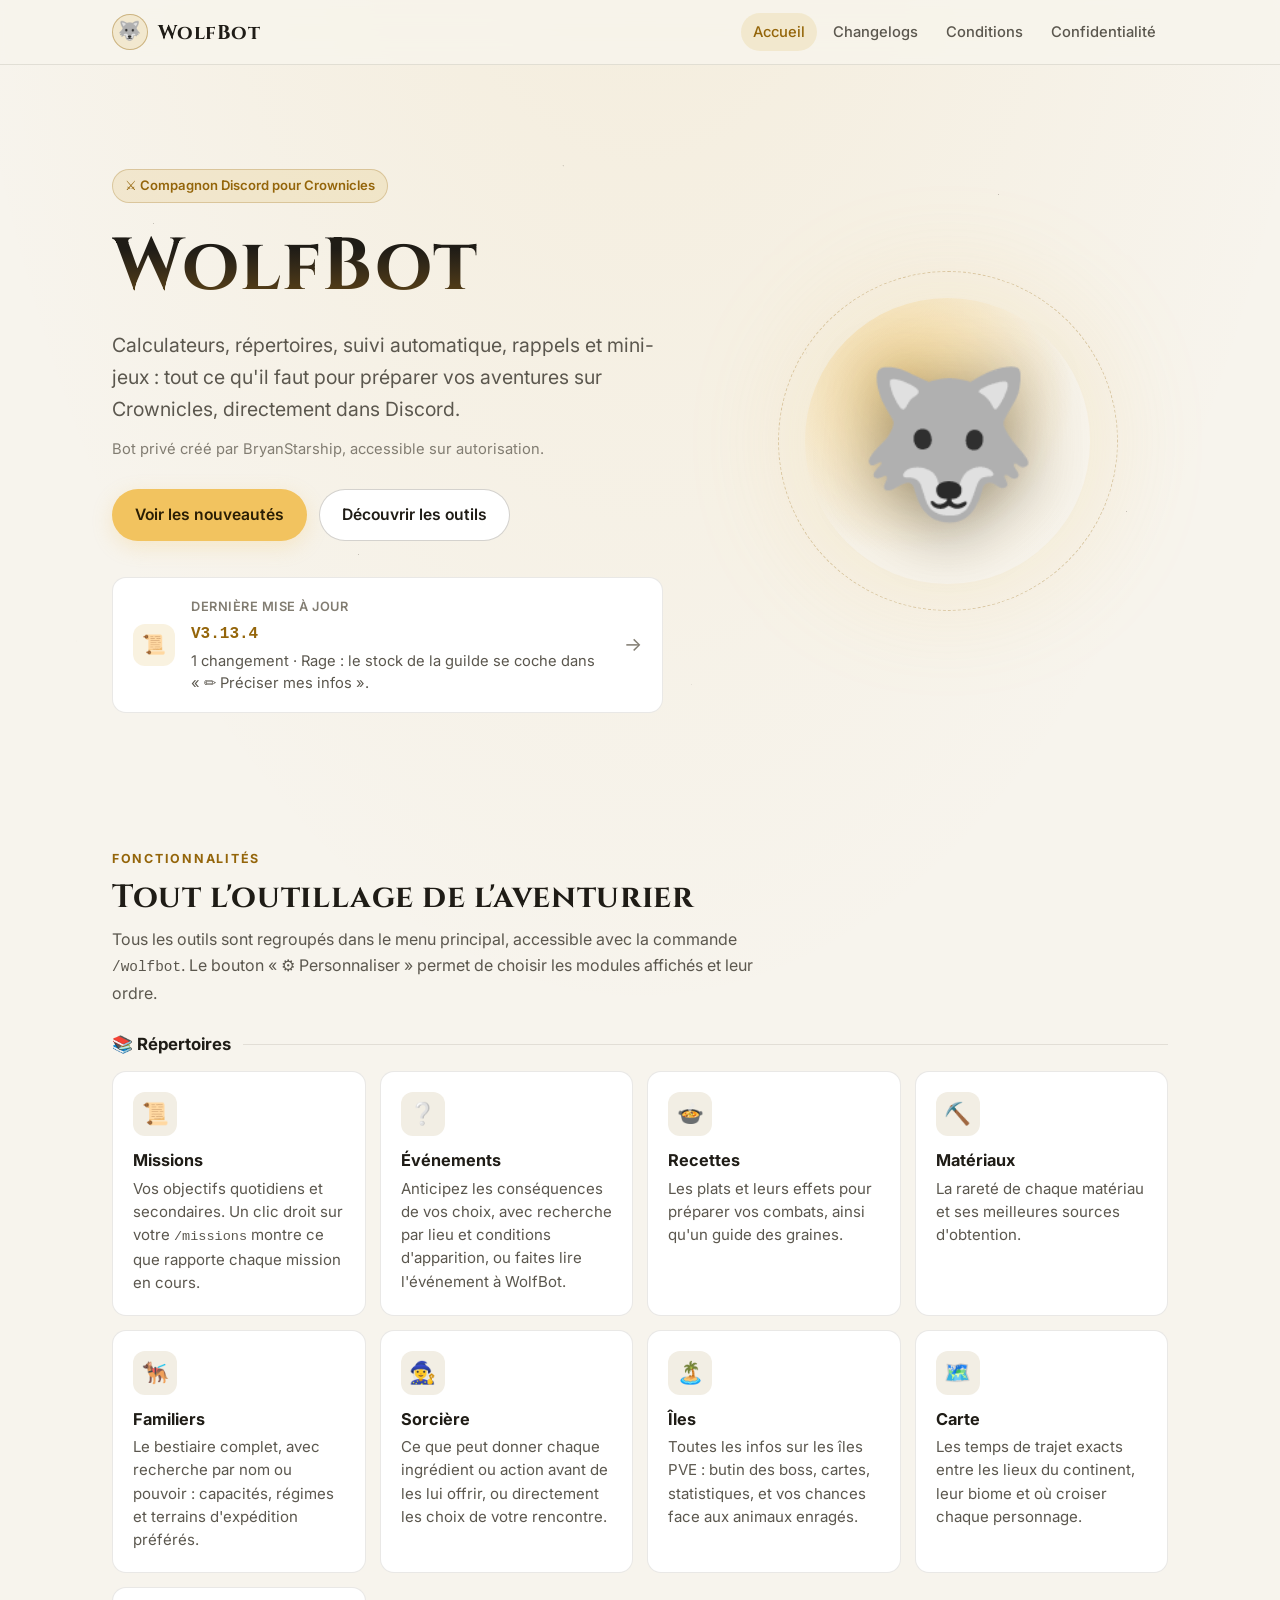
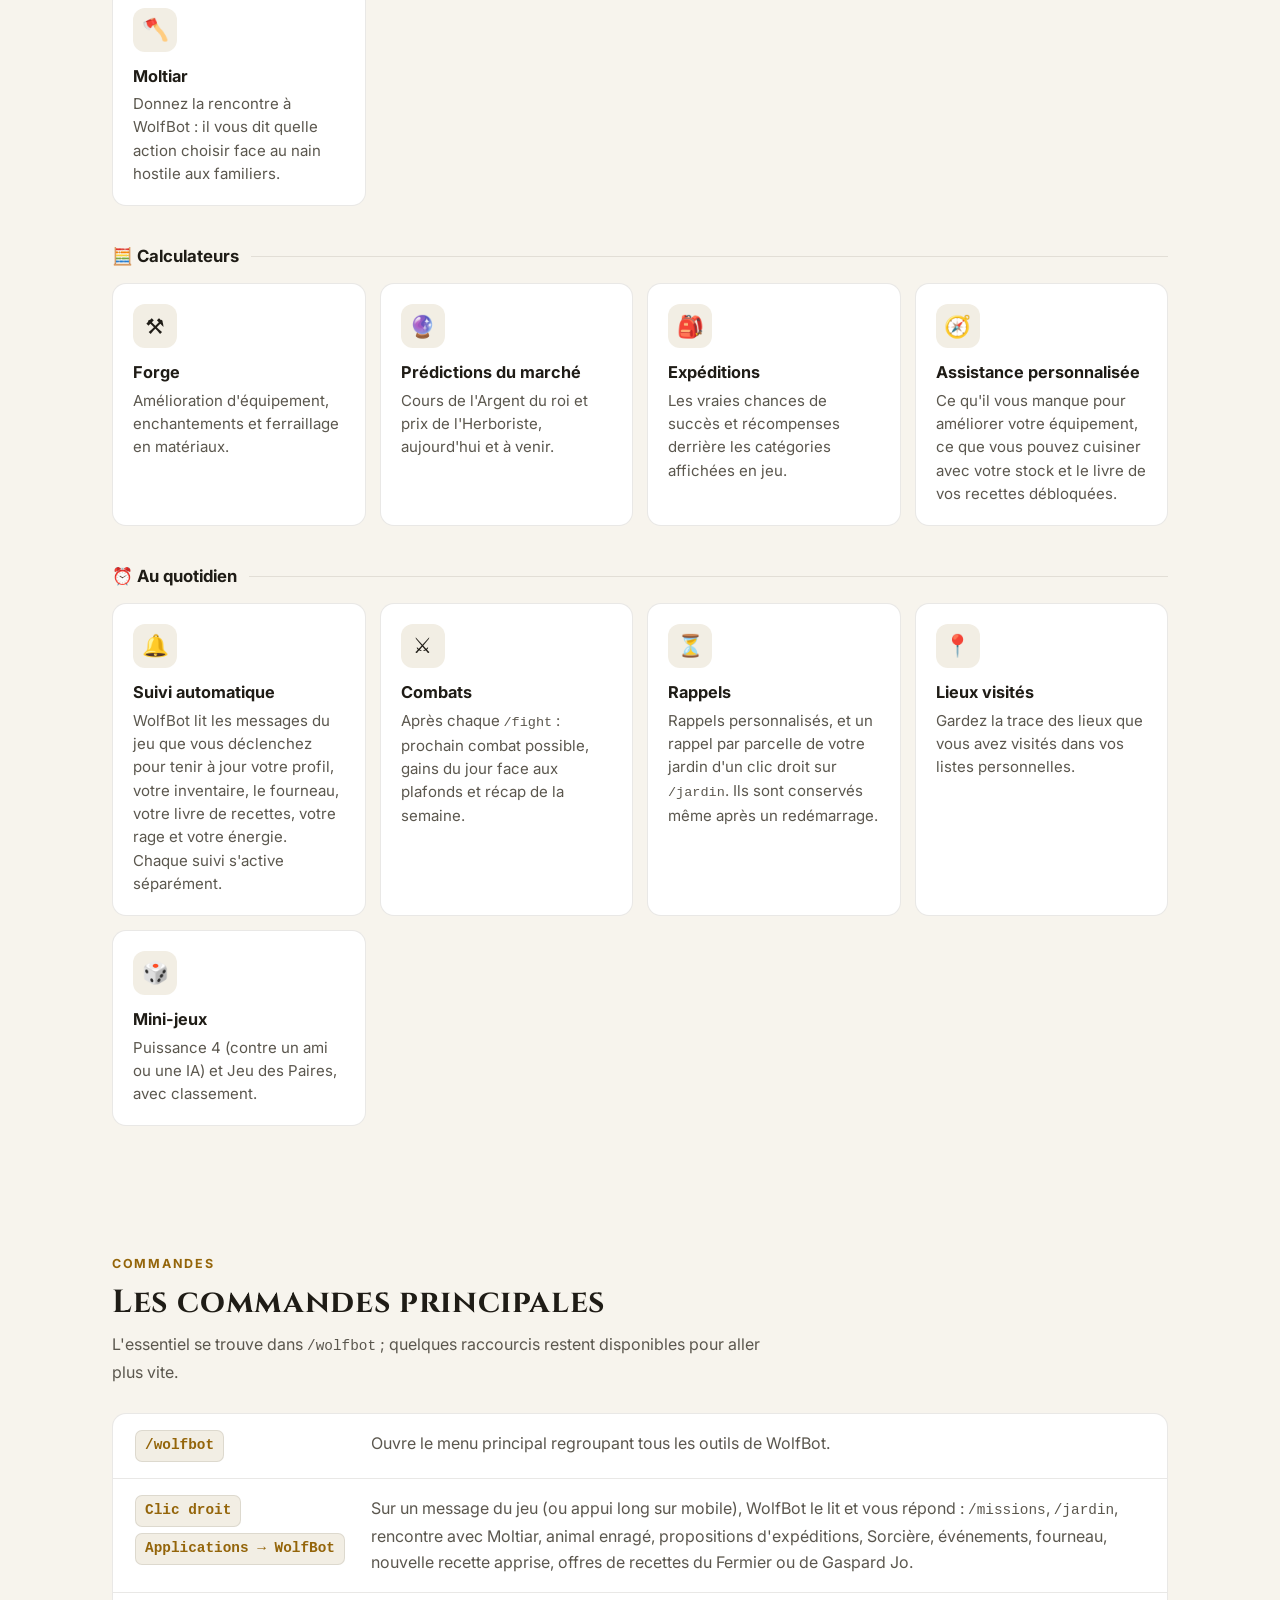
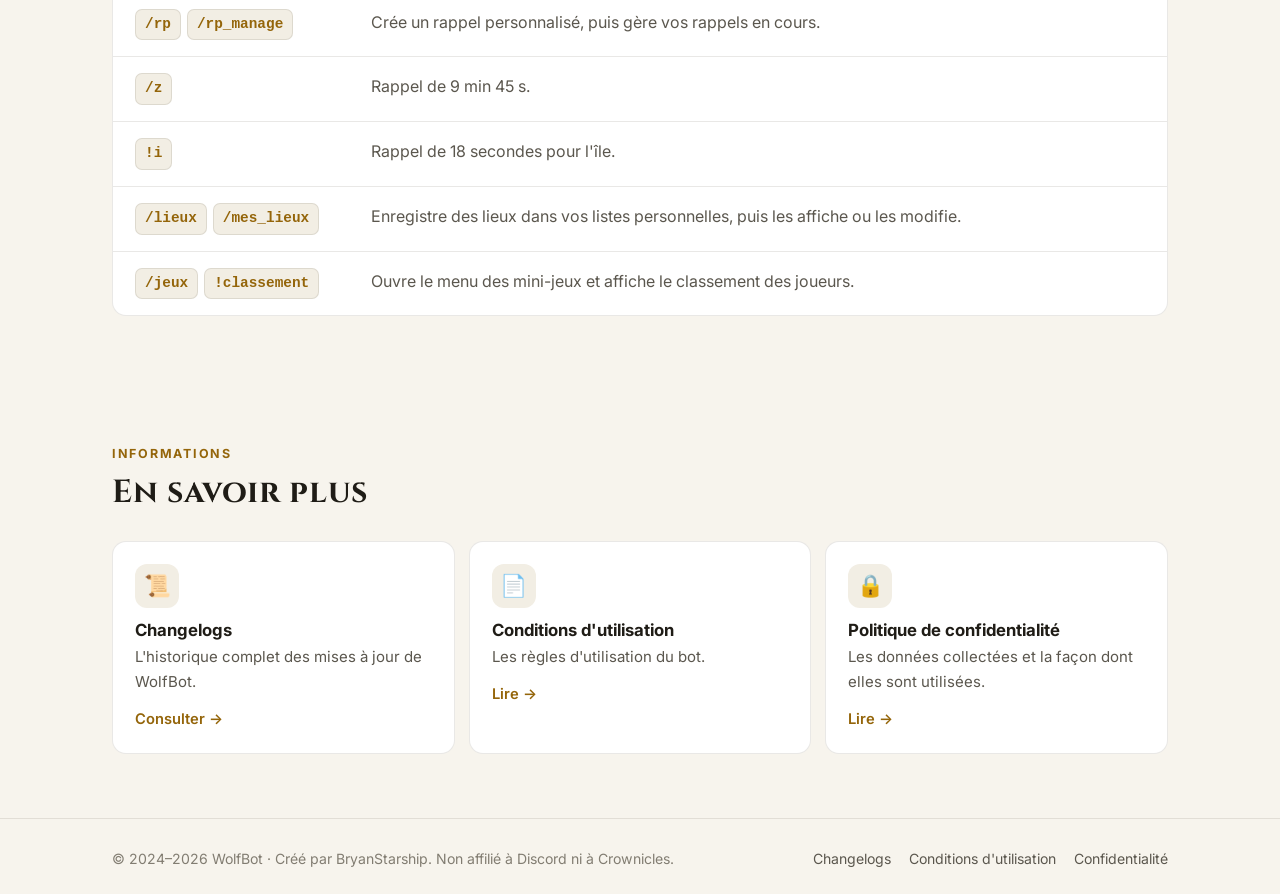
<file: index.html>
<!DOCTYPE html>
<html lang="fr">
<head>
    <meta charset="UTF-8">
    <meta name="viewport" content="width=device-width, initial-scale=1.0">
    <title>WolfBot — Le compagnon Discord de Crownicles</title>
    <meta name="description" content="WolfBot est un bot Discord privé, compagnon du jeu Crownicles : calculateurs, répertoires, rappels et mini-jeux.">
    <meta name="theme-color" content="#ffd67f">
    <meta property="og:type" content="website">
    <meta property="og:site_name" content="WolfBot">
    <meta property="og:title" content="WolfBot — Le compagnon Discord de Crownicles">
    <meta property="og:description" content="Calculateurs, répertoires, rappels et mini-jeux pour vos aventures sur Crownicles, directement dans Discord.">
    <meta property="og:url" content="https://bryanstarship.github.io/">
    <link rel="icon" href="data:image/svg+xml,<svg xmlns='http://www.w3.org/2000/svg' viewBox='0 0 100 100'><text y='.9em' font-size='90'>🐺</text></svg>">
    <link rel="preconnect" href="https://fonts.googleapis.com">
    <link rel="preconnect" href="https://fonts.gstatic.com" crossorigin>
    <link href="https://fonts.googleapis.com/css2?family=Cinzel:wght@600;700&family=Inter:wght@400;500;600;700&display=swap" rel="stylesheet">
    <link rel="stylesheet" href="style.css">
</head>
<body>
    <header class="site-header">
        <div class="container">
            <a class="brand" href="./"><span class="brand-mark" aria-hidden="true">🐺</span>WolfBot</a>
            <nav class="site-nav" aria-label="Navigation principale">
                <a href="./" aria-current="page">Accueil</a>
                <a href="changelogs.html">Changelogs</a>
                <a href="conditions.html">Conditions</a>
                <a href="confidentialite.html">Confidentialité</a>
            </nav>
        </div>
    </header>

    <main>
        <section class="hero">
            <div class="container hero-grid">
                <div>
                    <span class="pill">⚔️ Compagnon Discord pour Crownicles</span>
                    <h1>WolfBot</h1>
                    <p class="lead">Calculateurs, répertoires, suivi automatique, rappels et mini-jeux&nbsp;: tout ce qu'il faut pour préparer vos aventures sur Crownicles, directement dans Discord.</p>
                    <p class="note">Bot privé créé par BryanStarship, accessible sur autorisation.</p>
                    <div class="hero-actions">
                        <a class="btn btn-primary" href="changelogs.html">Voir les nouveautés</a>
                        <a class="btn btn-ghost" href="#fonctionnalites">Découvrir les outils</a>
                    </div>

                    <a class="card latest" id="latest" href="changelogs.html">
                        <span class="latest-icon" aria-hidden="true">📜</span>
                        <span class="latest-body">
                            <span class="latest-label">Dernière mise à jour</span>
                            <span class="latest-title" data-latest-title>Consulter l'historique des versions</span>
                            <span class="latest-summary" data-latest-summary>Toutes les évolutions du bot, version par version.</span>
                        </span>
                        <span class="latest-arrow" aria-hidden="true">→</span>
                    </a>
                </div>
                <div class="hero-emblem" aria-hidden="true">
                    <span class="moon"></span>
                    <span class="ring"></span>
                    <span class="wolf">🐺</span>
                </div>
            </div>
        </section>

        <section class="section" id="fonctionnalites">
            <div class="container">
                <div class="section-head">
                    <span class="eyebrow">Fonctionnalités</span>
                    <h2>Tout l'outillage de l'aventurier</h2>
                    <p>Tous les outils sont regroupés dans le menu principal, accessible avec la commande <code>/wolfbot</code>. Le bouton «&nbsp;⚙️ Personnaliser&nbsp;» permet de choisir les modules affichés et leur ordre.</p>
                </div>

                <div class="feature-group">
                    <h3 class="feature-group-title">📚 Répertoires</h3>
                    <div class="feature-grid">
                        <article class="card feature">
                            <div class="feature-icon" aria-hidden="true">📜</div>
                            <h3>Missions</h3>
                            <p>Vos objectifs quotidiens et secondaires. Un clic droit sur votre <code>/missions</code> montre ce que rapporte chaque mission en cours.</p>
                        </article>
                        <article class="card feature">
                            <div class="feature-icon" aria-hidden="true">❔</div>
                            <h3>Événements</h3>
                            <p>Anticipez les conséquences de vos choix, avec recherche par lieu et conditions d'apparition, ou faites lire l'événement à WolfBot.</p>
                        </article>
                        <article class="card feature">
                            <div class="feature-icon" aria-hidden="true">🍲</div>
                            <h3>Recettes</h3>
                            <p>Les plats et leurs effets pour préparer vos combats, ainsi qu'un guide des graines.</p>
                        </article>
                        <article class="card feature">
                            <div class="feature-icon" aria-hidden="true">⛏️</div>
                            <h3>Matériaux</h3>
                            <p>La rareté de chaque matériau et ses meilleures sources d'obtention.</p>
                        </article>
                        <article class="card feature">
                            <div class="feature-icon" aria-hidden="true">🐕‍🦺</div>
                            <h3>Familiers</h3>
                            <p>Le bestiaire complet, avec recherche par nom ou pouvoir&nbsp;: capacités, régimes et terrains d'expédition préférés.</p>
                        </article>
                        <article class="card feature">
                            <div class="feature-icon" aria-hidden="true">🧙‍♀️</div>
                            <h3>Sorcière</h3>
                            <p>Ce que peut donner chaque ingrédient ou action avant de les lui offrir, ou directement les choix de votre rencontre.</p>
                        </article>
                        <article class="card feature">
                            <div class="feature-icon" aria-hidden="true">🏝️</div>
                            <h3>Îles</h3>
                            <p>Toutes les infos sur les îles PVE&nbsp;: butin des boss, cartes, statistiques, et vos chances face aux animaux enragés.</p>
                        </article>
                        <article class="card feature">
                            <div class="feature-icon" aria-hidden="true">🗺️</div>
                            <h3>Carte</h3>
                            <p>Les temps de trajet exacts entre les lieux du continent, leur biome et où croiser chaque personnage.</p>
                        </article>
                        <article class="card feature">
                            <div class="feature-icon" aria-hidden="true">🪓</div>
                            <h3>Moltiar</h3>
                            <p>Donnez la rencontre à WolfBot&nbsp;: il vous dit quelle action choisir face au nain hostile aux familiers.</p>
                        </article>
                    </div>
                </div>

                <div class="feature-group">
                    <h3 class="feature-group-title">🧮 Calculateurs</h3>
                    <div class="feature-grid">
                        <article class="card feature">
                            <div class="feature-icon" aria-hidden="true">⚒️</div>
                            <h3>Forge</h3>
                            <p>Amélioration d'équipement, enchantements et ferraillage en matériaux.</p>
                        </article>
                        <article class="card feature">
                            <div class="feature-icon" aria-hidden="true">🔮</div>
                            <h3>Prédictions du marché</h3>
                            <p>Cours de l'Argent du roi et prix de l'Herboriste, aujourd'hui et à venir.</p>
                        </article>
                        <article class="card feature">
                            <div class="feature-icon" aria-hidden="true">🎒</div>
                            <h3>Expéditions</h3>
                            <p>Les vraies chances de succès et récompenses derrière les catégories affichées en jeu.</p>
                        </article>
                        <article class="card feature">
                            <div class="feature-icon" aria-hidden="true">🧭</div>
                            <h3>Assistance personnalisée</h3>
                            <p>Ce qu'il vous manque pour améliorer votre équipement, ce que vous pouvez cuisiner avec votre stock et le livre de vos recettes débloquées.</p>
                        </article>
                    </div>
                </div>

                <div class="feature-group">
                    <h3 class="feature-group-title">⏰ Au quotidien</h3>
                    <div class="feature-grid">
                        <article class="card feature">
                            <div class="feature-icon" aria-hidden="true">🔔</div>
                            <h3>Suivi automatique</h3>
                            <p>WolfBot lit les messages du jeu que vous déclenchez pour tenir à jour votre profil, votre inventaire, le fourneau, votre livre de recettes, votre rage et votre énergie. Chaque suivi s'active séparément.</p>
                        </article>
                        <article class="card feature">
                            <div class="feature-icon" aria-hidden="true">⚔️</div>
                            <h3>Combats</h3>
                            <p>Après chaque <code>/fight</code>&nbsp;: prochain combat possible, gains du jour face aux plafonds et récap de la semaine.</p>
                        </article>
                        <article class="card feature">
                            <div class="feature-icon" aria-hidden="true">⏳</div>
                            <h3>Rappels</h3>
                            <p>Rappels personnalisés, et un rappel par parcelle de votre jardin d'un clic droit sur <code>/jardin</code>. Ils sont conservés même après un redémarrage.</p>
                        </article>
                        <article class="card feature">
                            <div class="feature-icon" aria-hidden="true">📍</div>
                            <h3>Lieux visités</h3>
                            <p>Gardez la trace des lieux que vous avez visités dans vos listes personnelles.</p>
                        </article>
                        <article class="card feature">
                            <div class="feature-icon" aria-hidden="true">🎲</div>
                            <h3>Mini-jeux</h3>
                            <p>Puissance 4 (contre un ami ou une IA) et Jeu des Paires, avec classement.</p>
                        </article>
                    </div>
                </div>
            </div>
        </section>

        <section class="section" id="commandes">
            <div class="container">
                <div class="section-head">
                    <span class="eyebrow">Commandes</span>
                    <h2>Les commandes principales</h2>
                    <p>L'essentiel se trouve dans <code>/wolfbot</code>&nbsp;; quelques raccourcis restent disponibles pour aller plus vite.</p>
                </div>

                <div class="card commands">
                    <div class="command">
                        <div class="command-names"><code>/wolfbot</code></div>
                        <p>Ouvre le menu principal regroupant tous les outils de WolfBot.</p>
                    </div>
                    <div class="command">
                        <div class="command-names"><code>Clic droit</code><code>Applications → WolfBot</code></div>
                        <p>Sur un message du jeu (ou appui long sur mobile), WolfBot le lit et vous répond&nbsp;: <code>/missions</code>, <code>/jardin</code>, rencontre avec Moltiar, animal enragé, propositions d'expéditions, Sorcière, événements, fourneau, nouvelle recette apprise, offres de recettes du Fermier ou de Gaspard Jo.</p>
                    </div>
                    <div class="command">
                        <div class="command-names"><code>/rp</code><code>/rp_manage</code></div>
                        <p>Crée un rappel personnalisé, puis gère vos rappels en cours.</p>
                    </div>
                    <div class="command">
                        <div class="command-names"><code>/z</code></div>
                        <p>Rappel de 9&nbsp;min&nbsp;45&nbsp;s.</p>
                    </div>
                    <div class="command">
                        <div class="command-names"><code>!i</code></div>
                        <p>Rappel de 18&nbsp;secondes pour l'île.</p>
                    </div>
                    <div class="command">
                        <div class="command-names"><code>/lieux</code><code>/mes_lieux</code></div>
                        <p>Enregistre des lieux dans vos listes personnelles, puis les affiche ou les modifie.</p>
                    </div>
                    <div class="command">
                        <div class="command-names"><code>/jeux</code><code>!classement</code></div>
                        <p>Ouvre le menu des mini-jeux et affiche le classement des joueurs.</p>
                    </div>
                </div>
            </div>
        </section>

        <section class="section" id="informations">
            <div class="container">
                <div class="section-head">
                    <span class="eyebrow">Informations</span>
                    <h2>En savoir plus</h2>
                </div>
                <div class="info-grid">
                    <a class="card info-card" href="changelogs.html">
                        <div class="feature-icon" aria-hidden="true">📜</div>
                        <h3>Changelogs</h3>
                        <p>L'historique complet des mises à jour de WolfBot.</p>
                        <span class="more">Consulter →</span>
                    </a>
                    <a class="card info-card" href="conditions.html">
                        <div class="feature-icon" aria-hidden="true">📄</div>
                        <h3>Conditions d'utilisation</h3>
                        <p>Les règles d'utilisation du bot.</p>
                        <span class="more">Lire →</span>
                    </a>
                    <a class="card info-card" href="confidentialite.html">
                        <div class="feature-icon" aria-hidden="true">🔒</div>
                        <h3>Politique de confidentialité</h3>
                        <p>Les données collectées et la façon dont elles sont utilisées.</p>
                        <span class="more">Lire →</span>
                    </a>
                </div>
            </div>
        </section>
    </main>

    <footer class="site-footer">
        <div class="container">
            <p>© 2024–<span data-year>2026</span> WolfBot · Créé par BryanStarship. Non affilié à Discord ni à Crownicles.</p>
            <nav aria-label="Liens du pied de page">
                <a href="changelogs.html">Changelogs</a>
                <a href="conditions.html">Conditions d'utilisation</a>
                <a href="confidentialite.html">Confidentialité</a>
            </nav>
        </div>
    </footer>

    <script>
        document.querySelectorAll('[data-year]').forEach(function (el) { el.textContent = new Date().getFullYear(); });

        // La carte « Dernière mise à jour » lit directement la première version de changelogs.html :
        // il suffit donc de mettre à jour les changelogs, l'accueil suit tout seul.
        fetch('changelogs.html')
            .then(function (res) { return res.ok ? res.text() : Promise.reject(res.status); })
            .then(function (html) {
                var doc = new DOMParser().parseFromString(html, 'text/html');
                var release = doc.querySelector('.release');
                if (!release) return;
                var version = release.querySelector('h3').textContent.trim();
                var time = release.querySelector('time');
                var items = release.querySelectorAll('li');
                var card = document.getElementById('latest');
                card.href = 'changelogs.html#' + release.id;
                card.querySelector('[data-latest-title]').innerHTML =
                    '<span class="ver"></span>' + (time ? ' · ' + time.textContent.trim() : '');
                card.querySelector('[data-latest-title] .ver').textContent = version;
                var summary = items.length + (items.length > 1 ? ' changements' : ' changement');
                if (items.length) summary += ' · ' + items[0].textContent.trim();
                card.querySelector('[data-latest-summary]').textContent = summary;
            })
            .catch(function () { /* on garde le texte par défaut */ });
    </script>
</body>
</html>
</file>
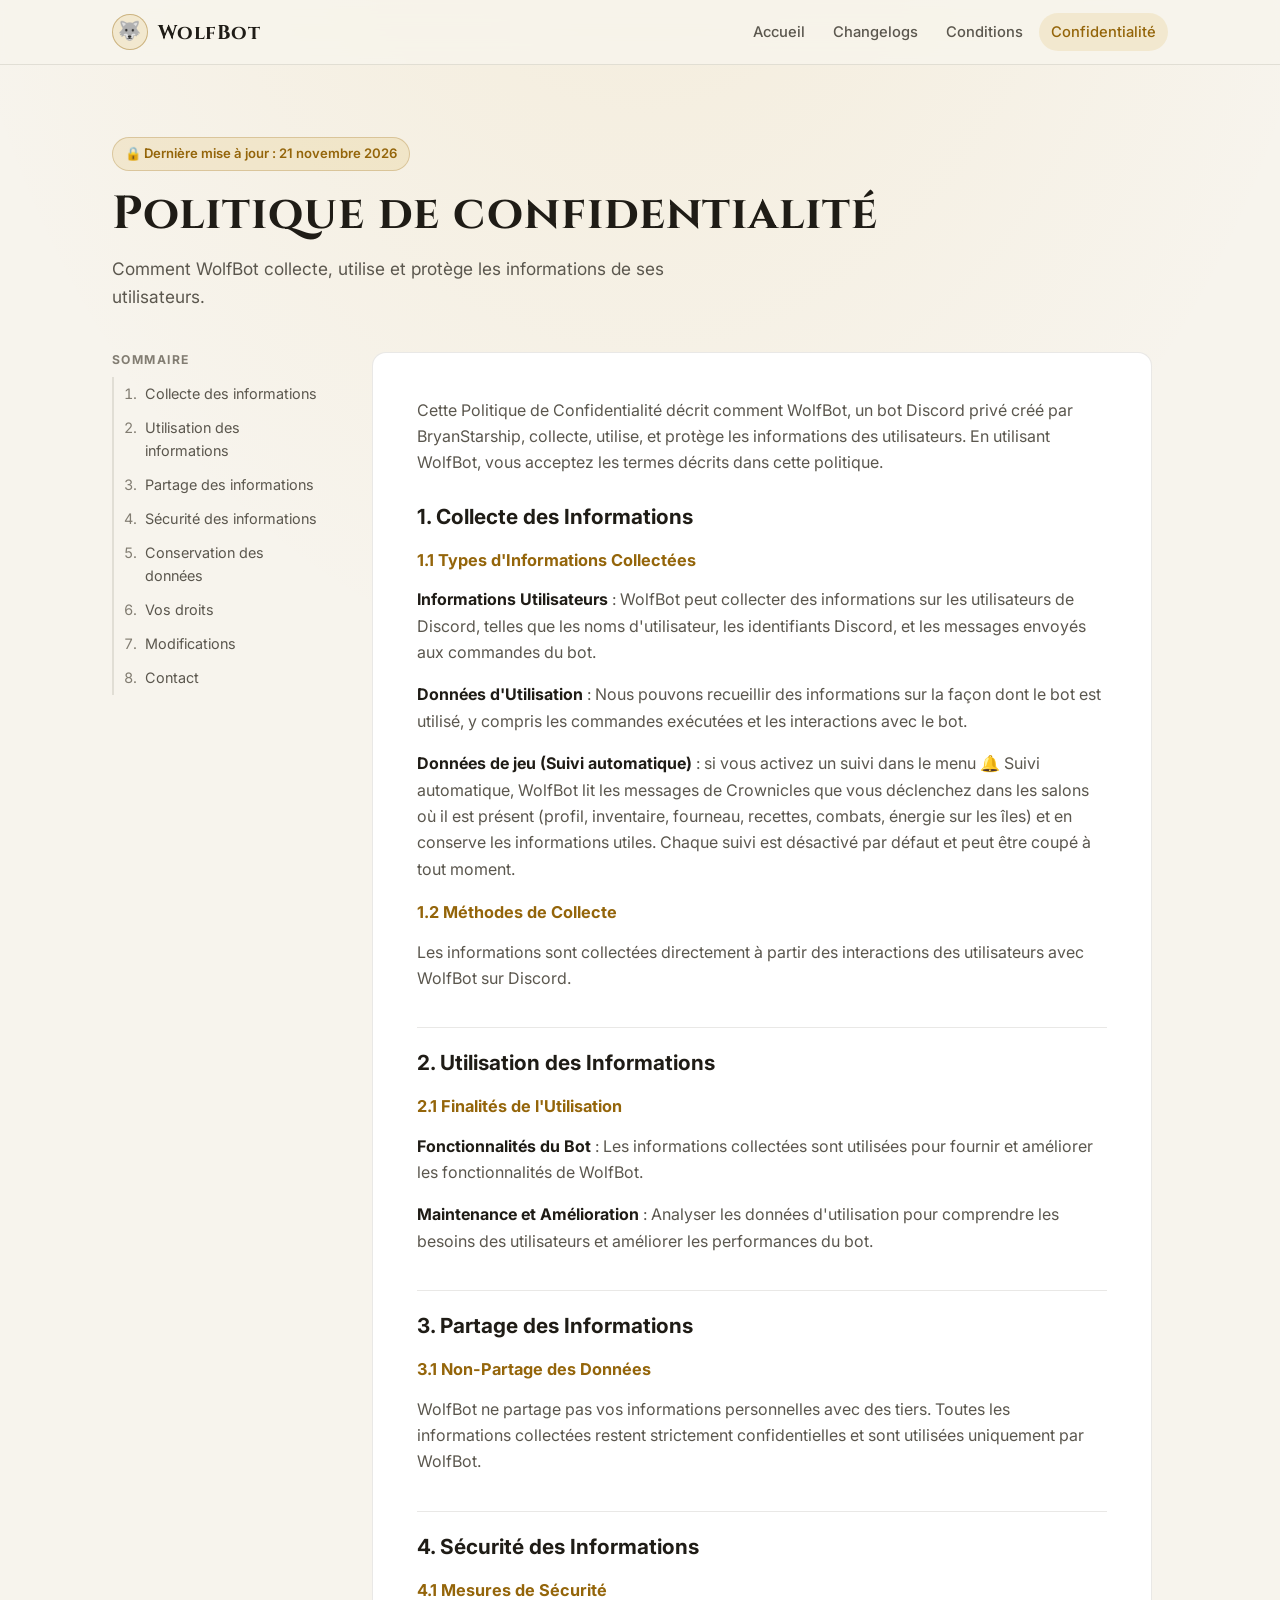
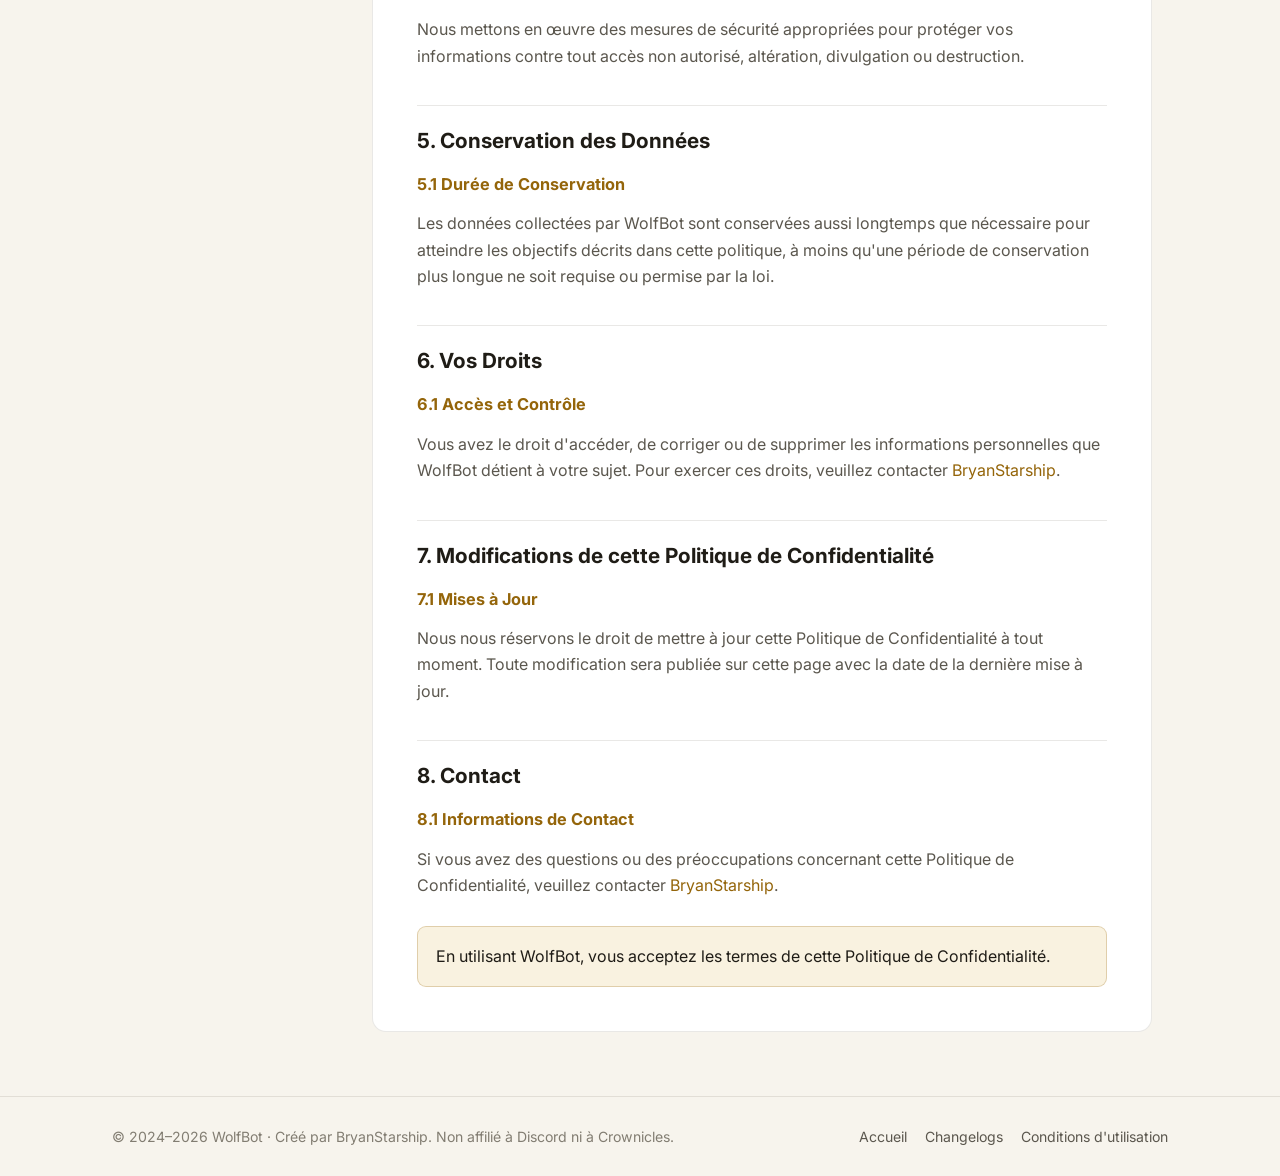
<file: 1.html>
<!DOCTYPE html>
<html lang="fr">
<head>
    <meta charset="UTF-8">
    <meta name="viewport" content="width=device-width, initial-scale=1.0">
    <title>Politique de confidentialité — WolfBot</title>
    <!-- Ancienne adresse, conservée pour ne pas casser les liens existants : redirige vers confidentialite.html -->
    <meta http-equiv="refresh" content="0; url=confidentialite.html">
    <link rel="canonical" href="https://bryanstarship.github.io/confidentialite.html">
    <meta name="robots" content="noindex">
    <script>location.replace('confidentialite.html' + location.hash);</script>
</head>
<body>
    <p>Cette page a déménagé : <a href="confidentialite.html">Politique de confidentialité</a>.</p>
</body>
</html>
</file>
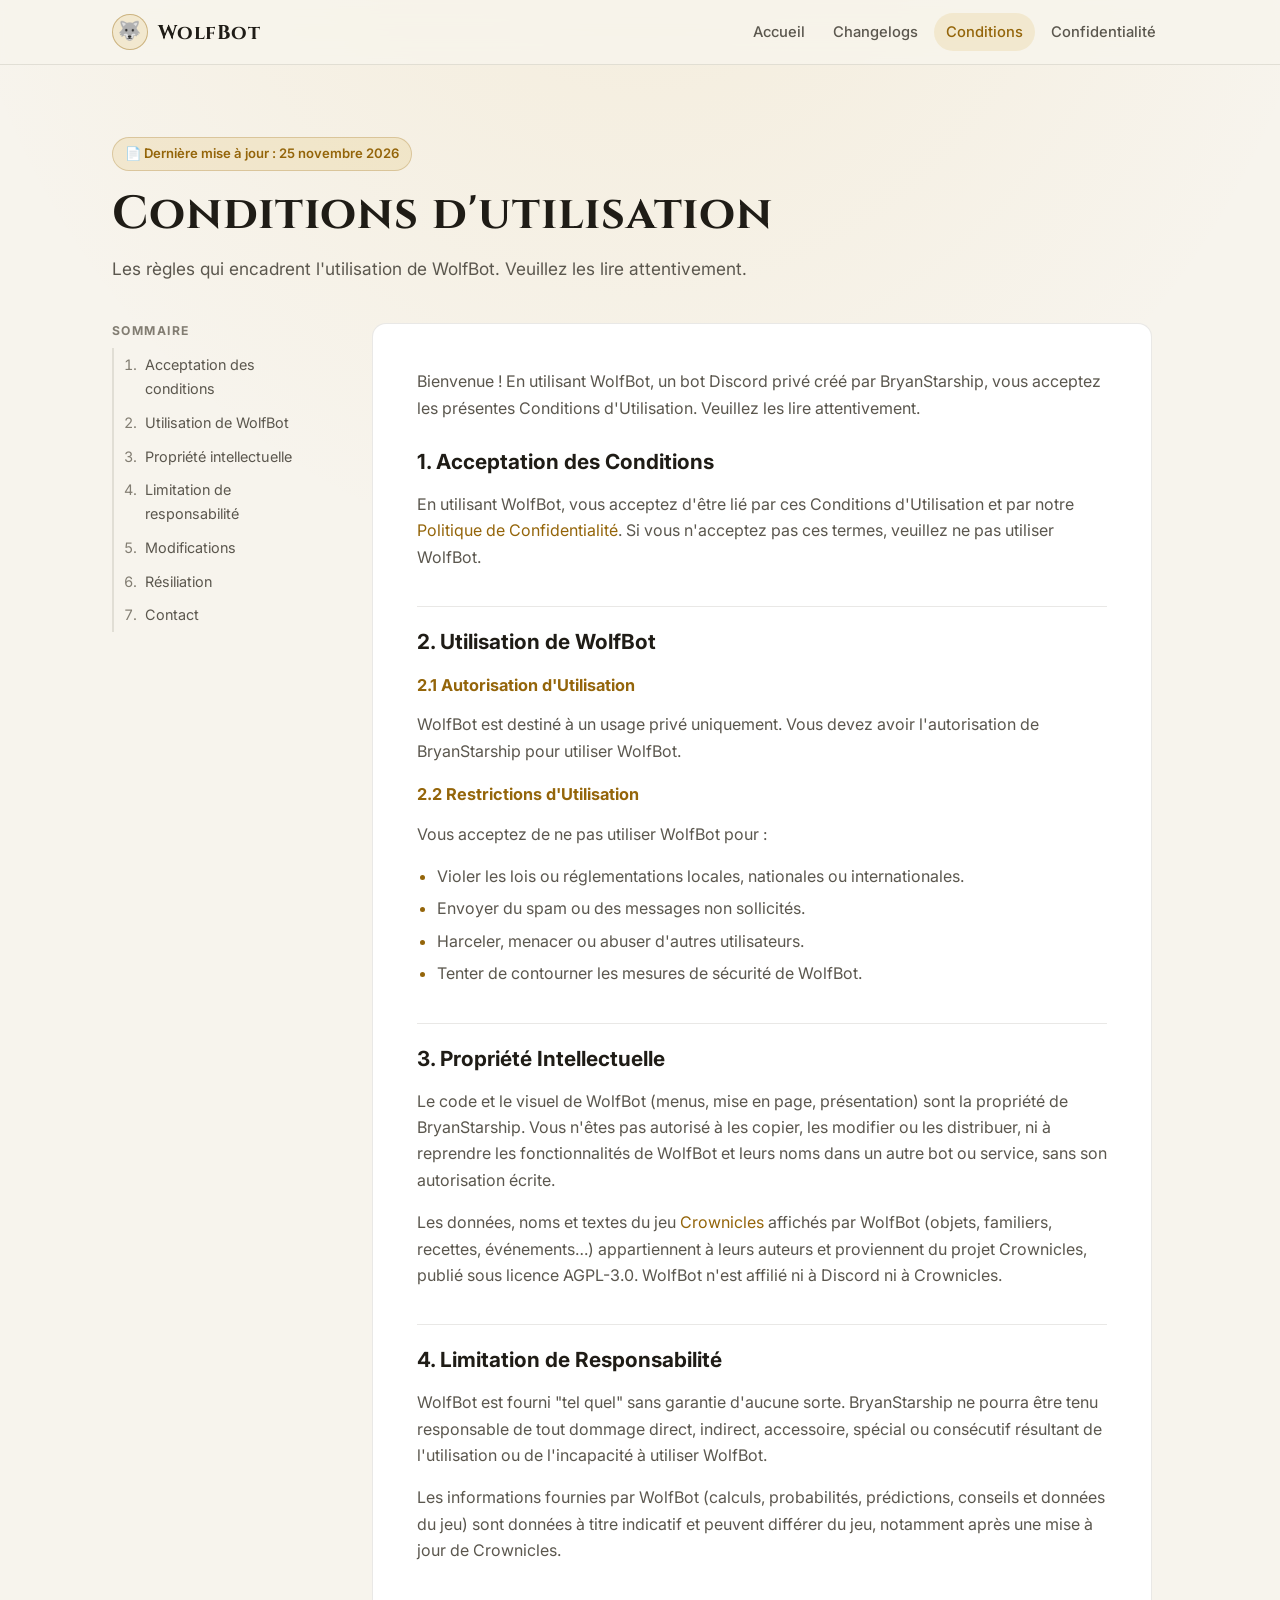
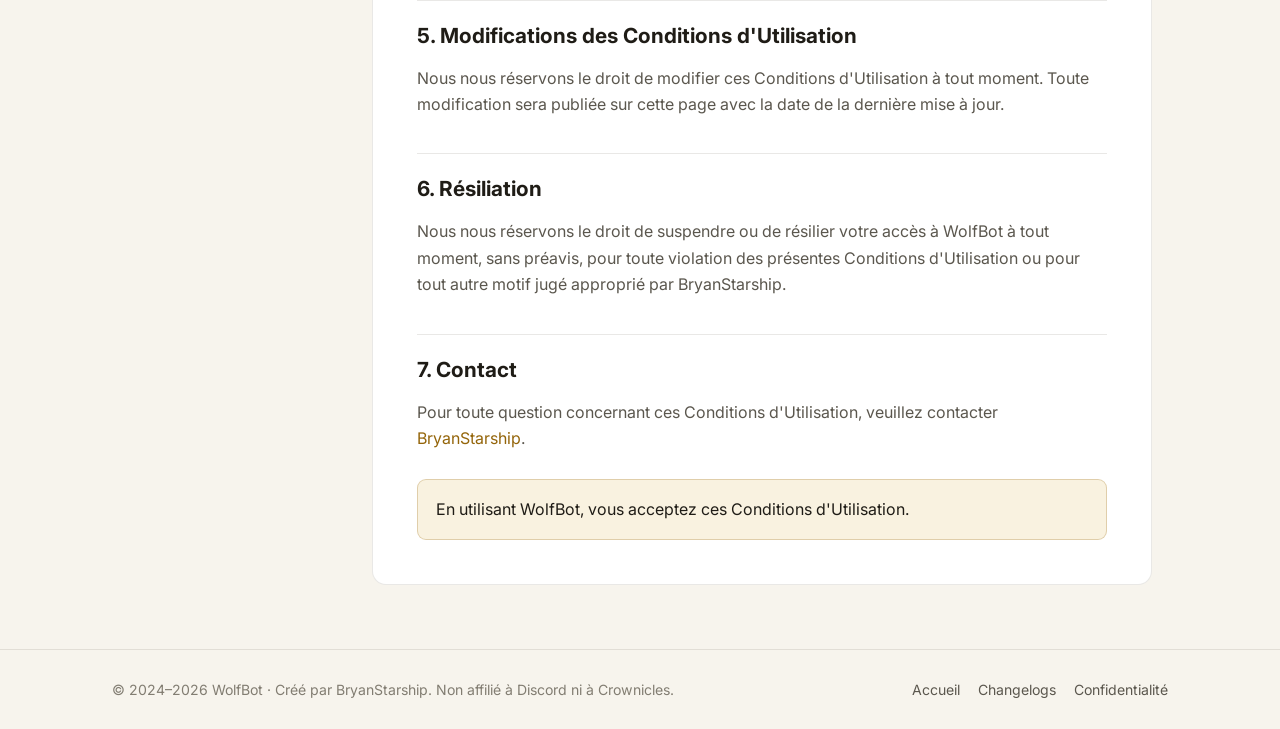
<file: 2.html>
<!DOCTYPE html>
<html lang="fr">
<head>
    <meta charset="UTF-8">
    <meta name="viewport" content="width=device-width, initial-scale=1.0">
    <title>Conditions d'utilisation — WolfBot</title>
    <!-- Ancienne adresse, conservée pour ne pas casser les liens existants : redirige vers conditions.html -->
    <meta http-equiv="refresh" content="0; url=conditions.html">
    <link rel="canonical" href="https://bryanstarship.github.io/conditions.html">
    <meta name="robots" content="noindex">
    <script>location.replace('conditions.html' + location.hash);</script>
</head>
<body>
    <p>Cette page a déménagé : <a href="conditions.html">Conditions d'utilisation</a>.</p>
</body>
</html>
</file>
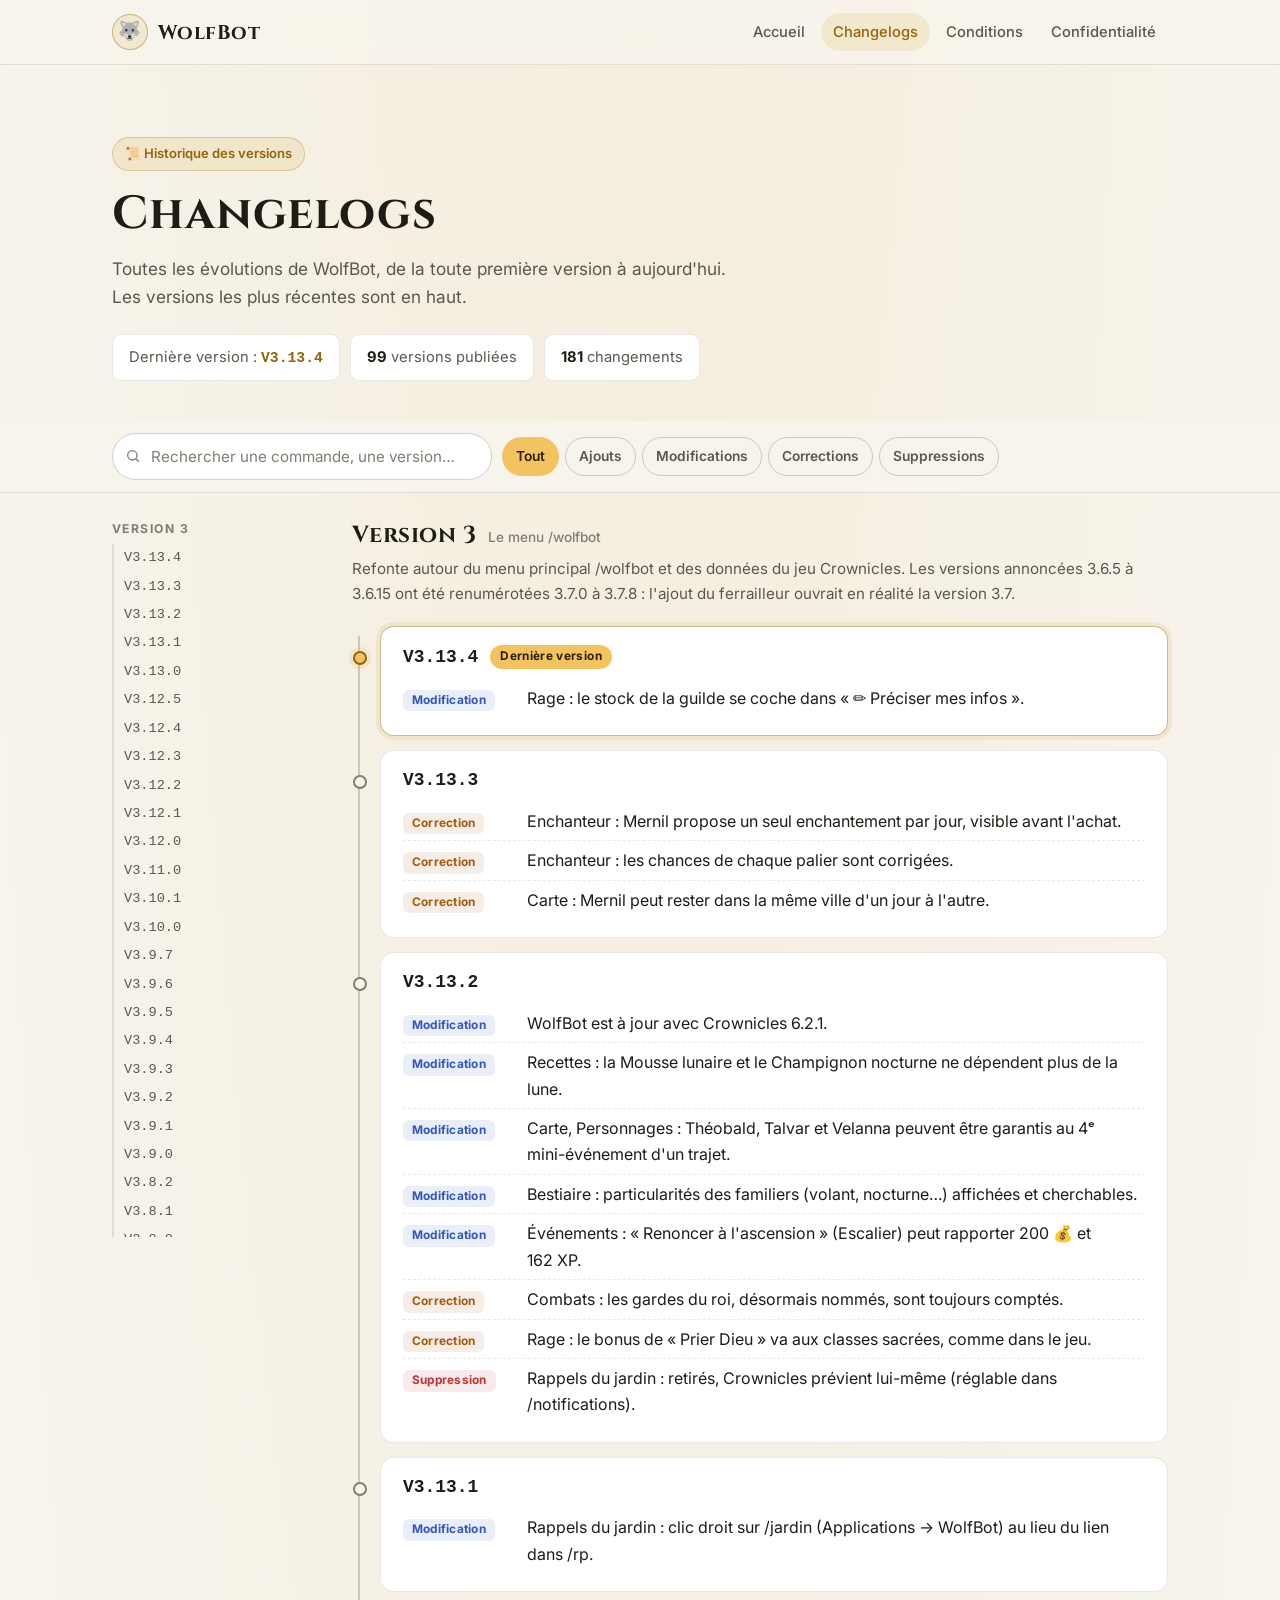
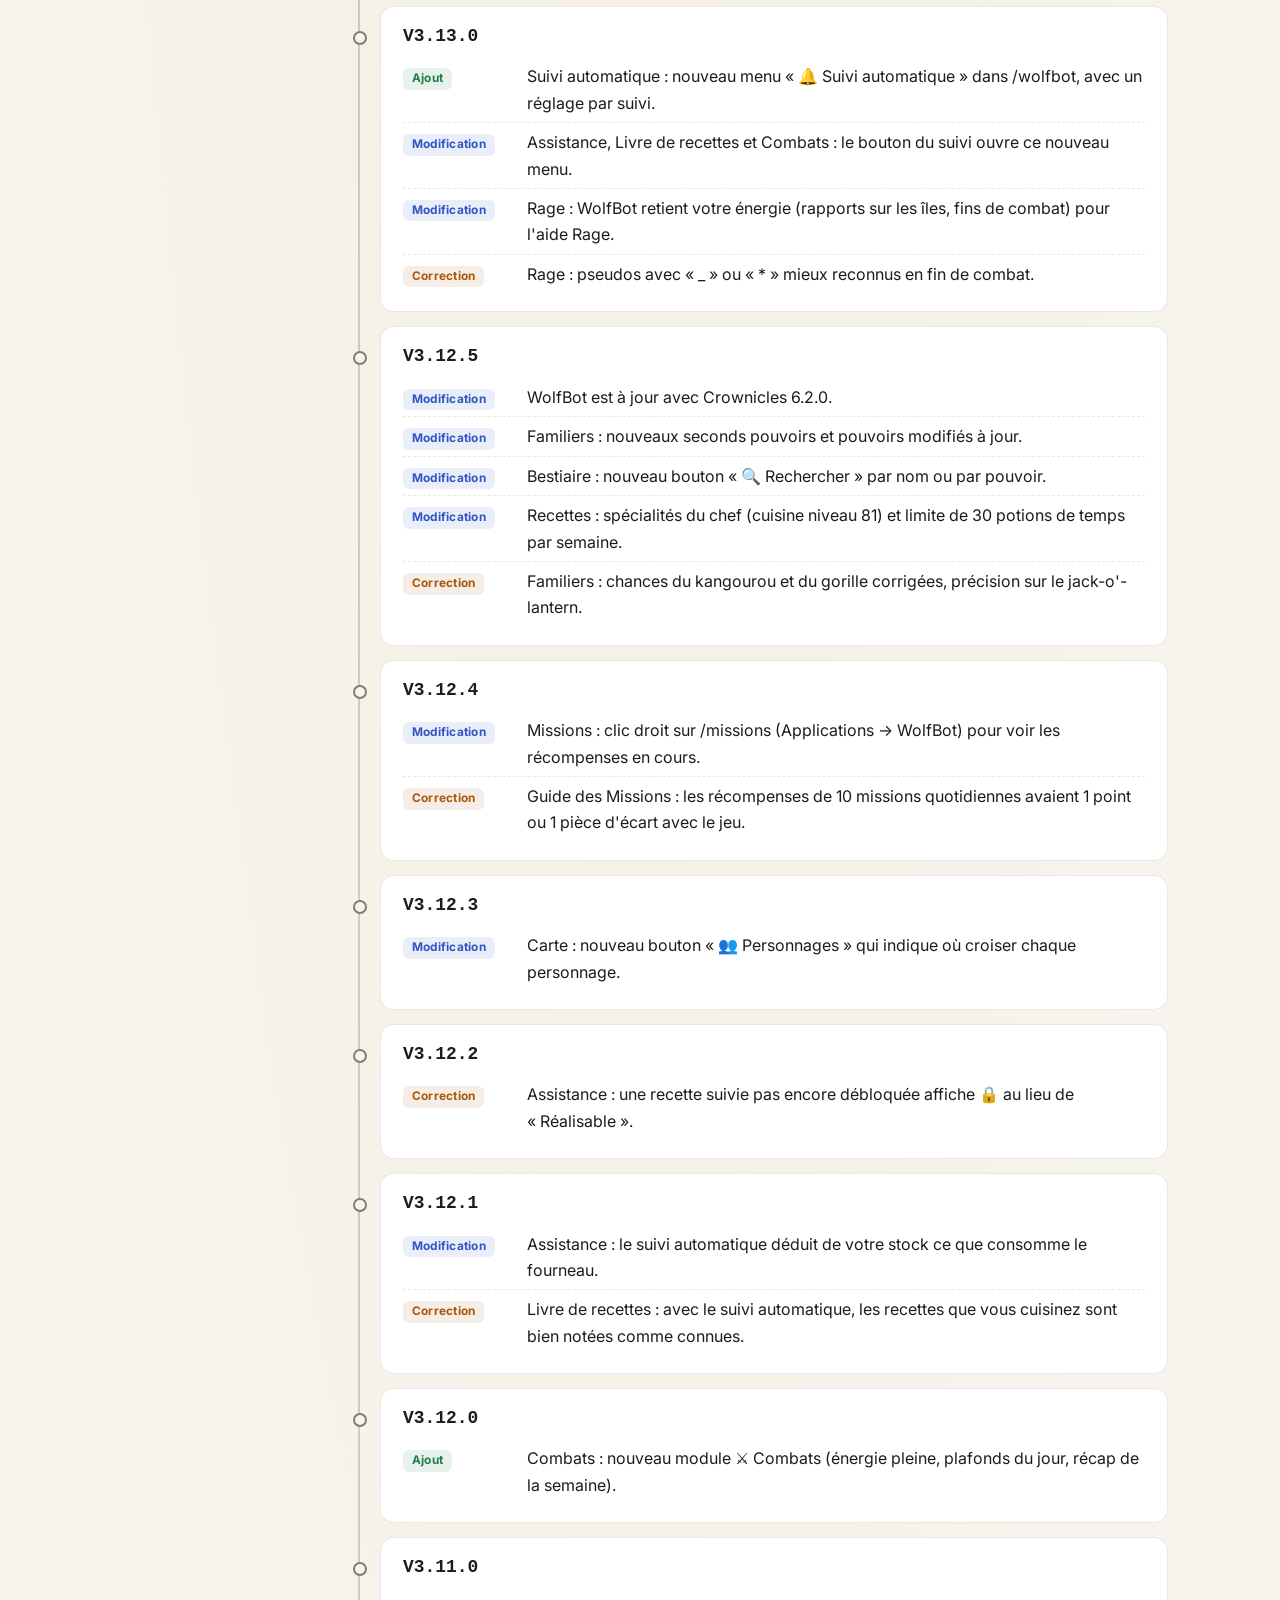
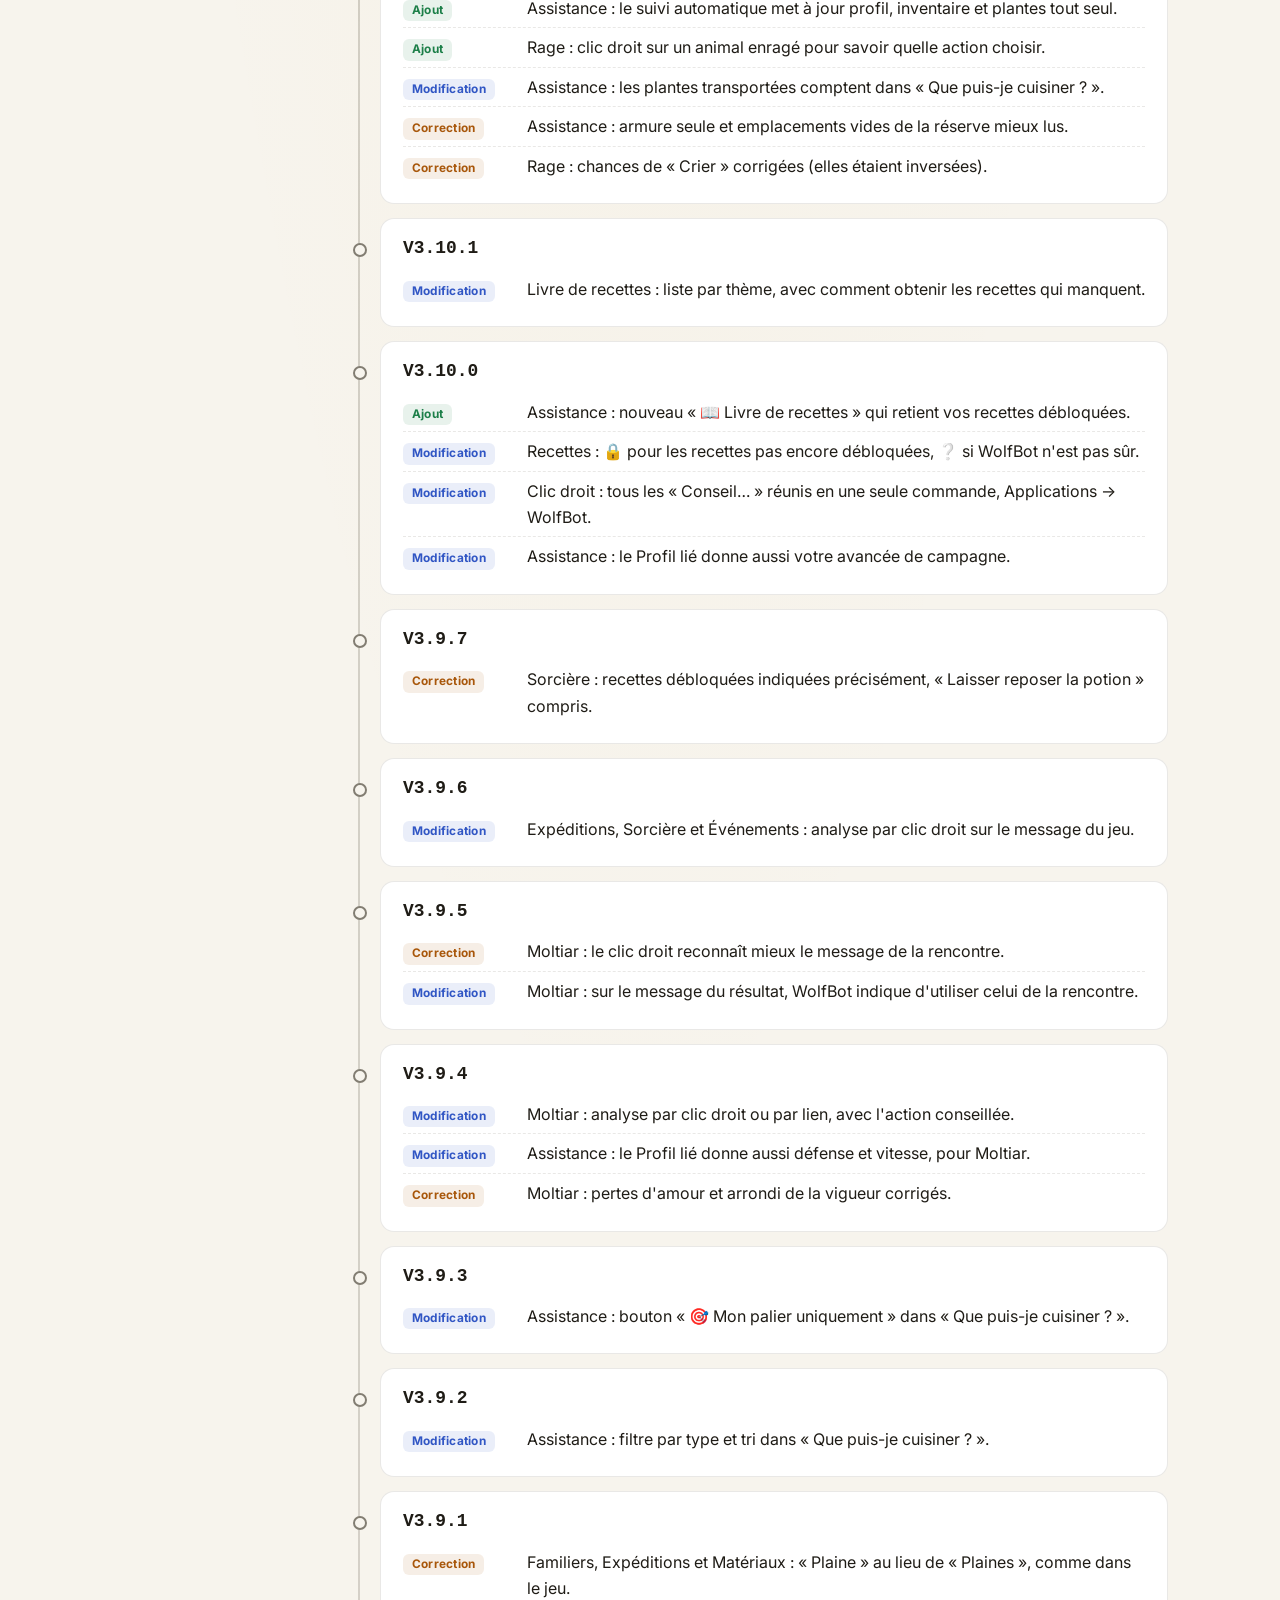
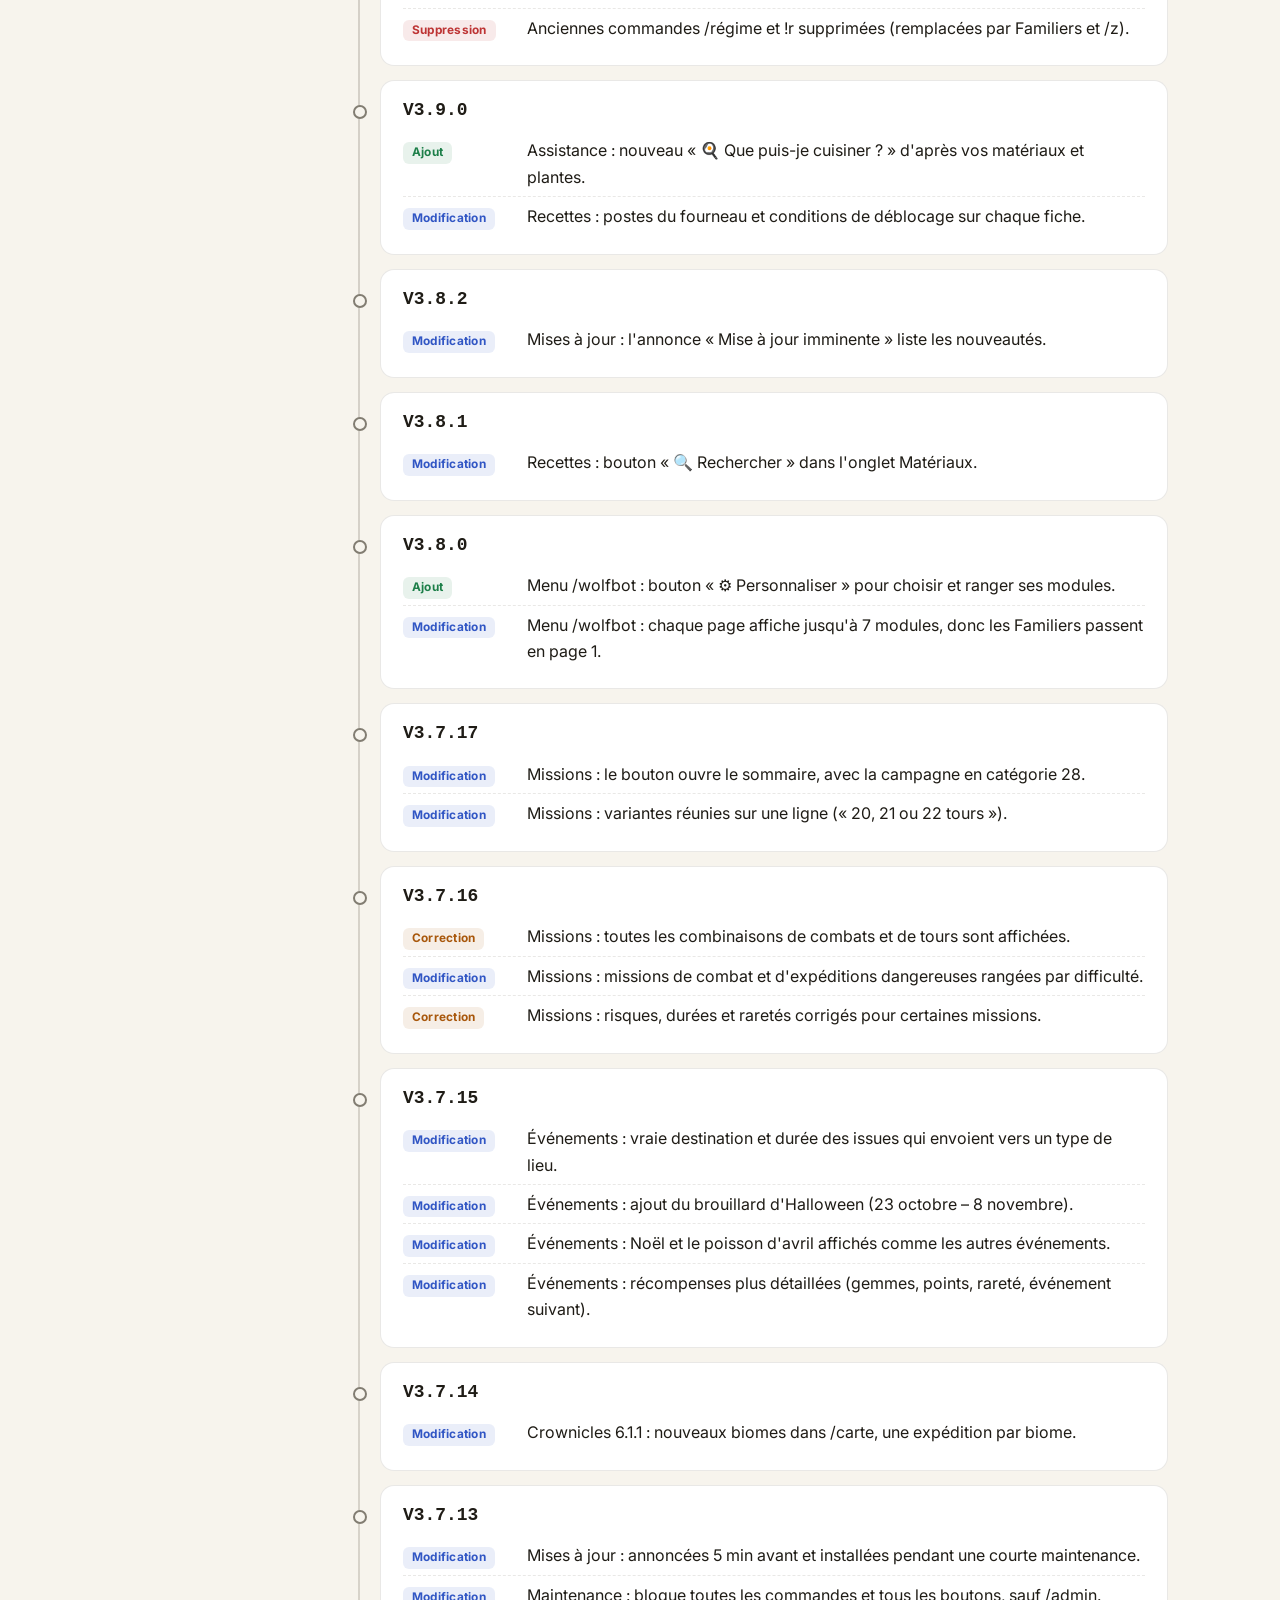
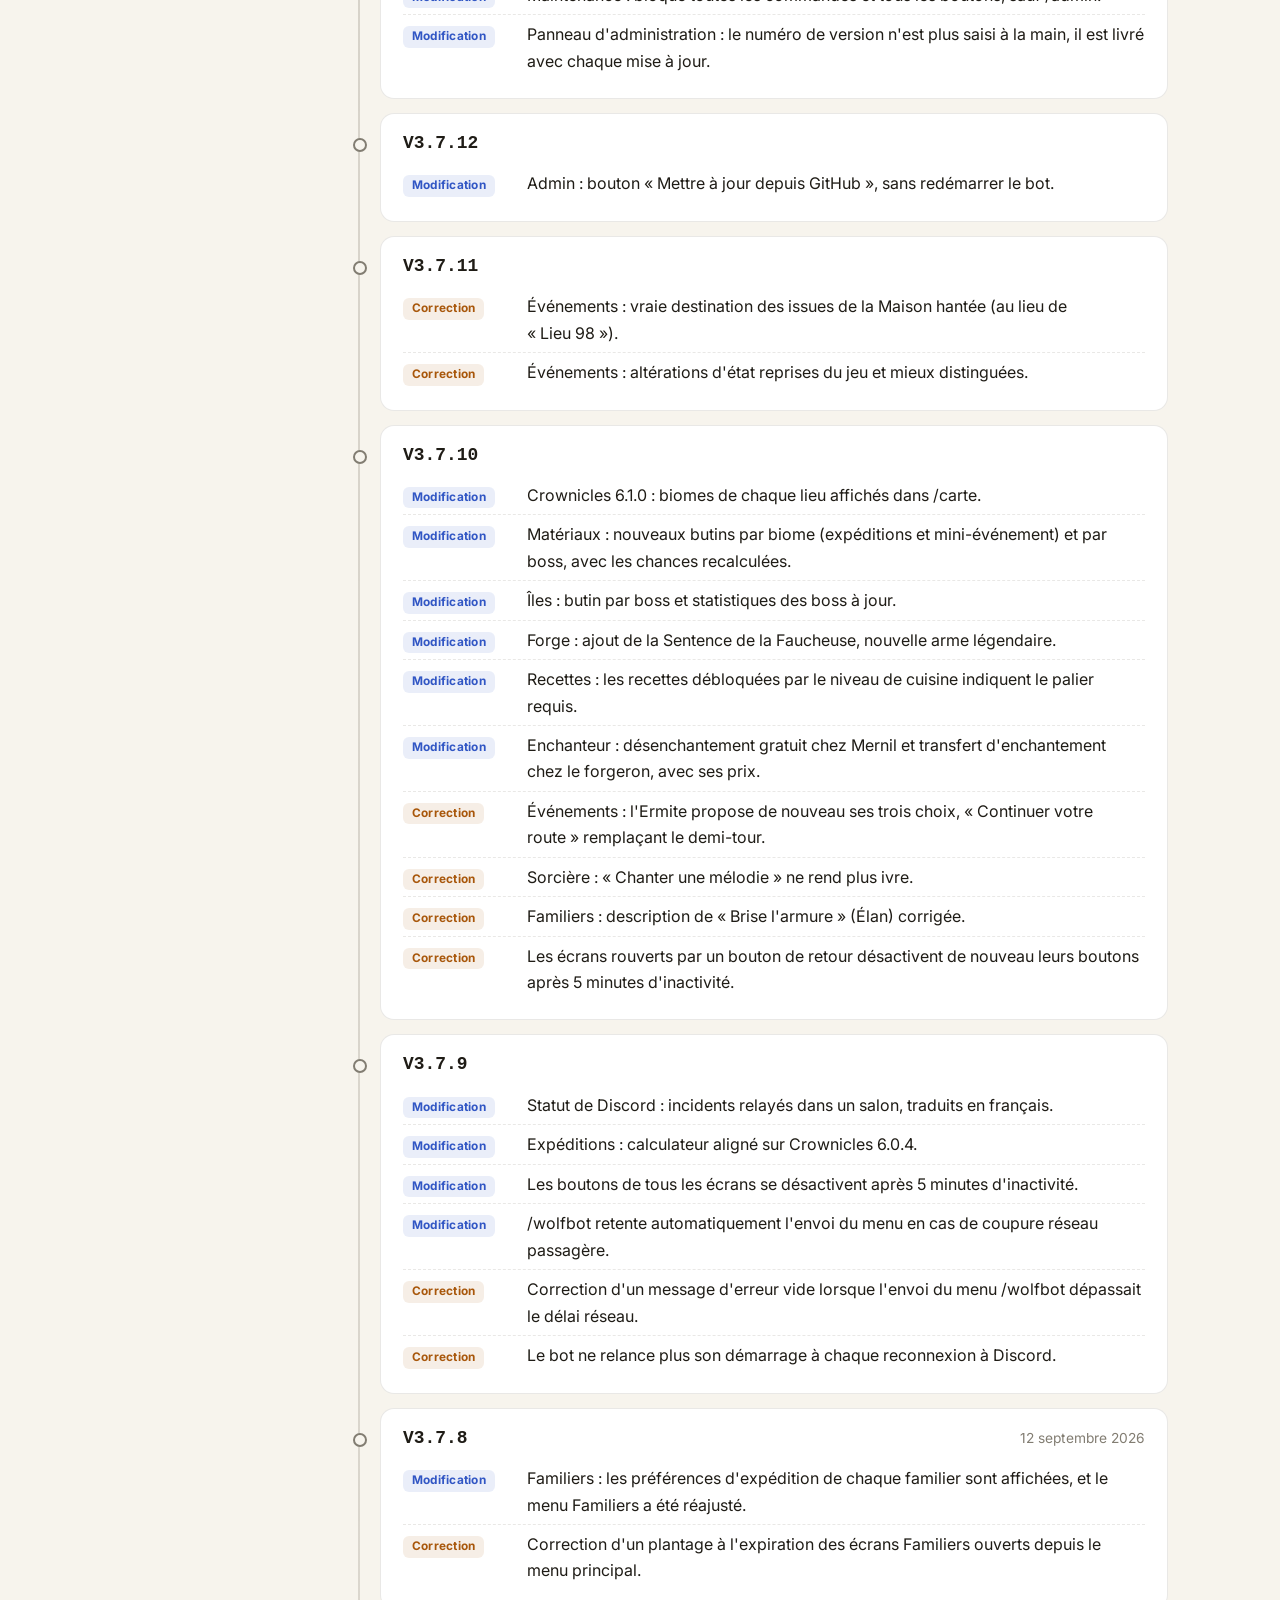
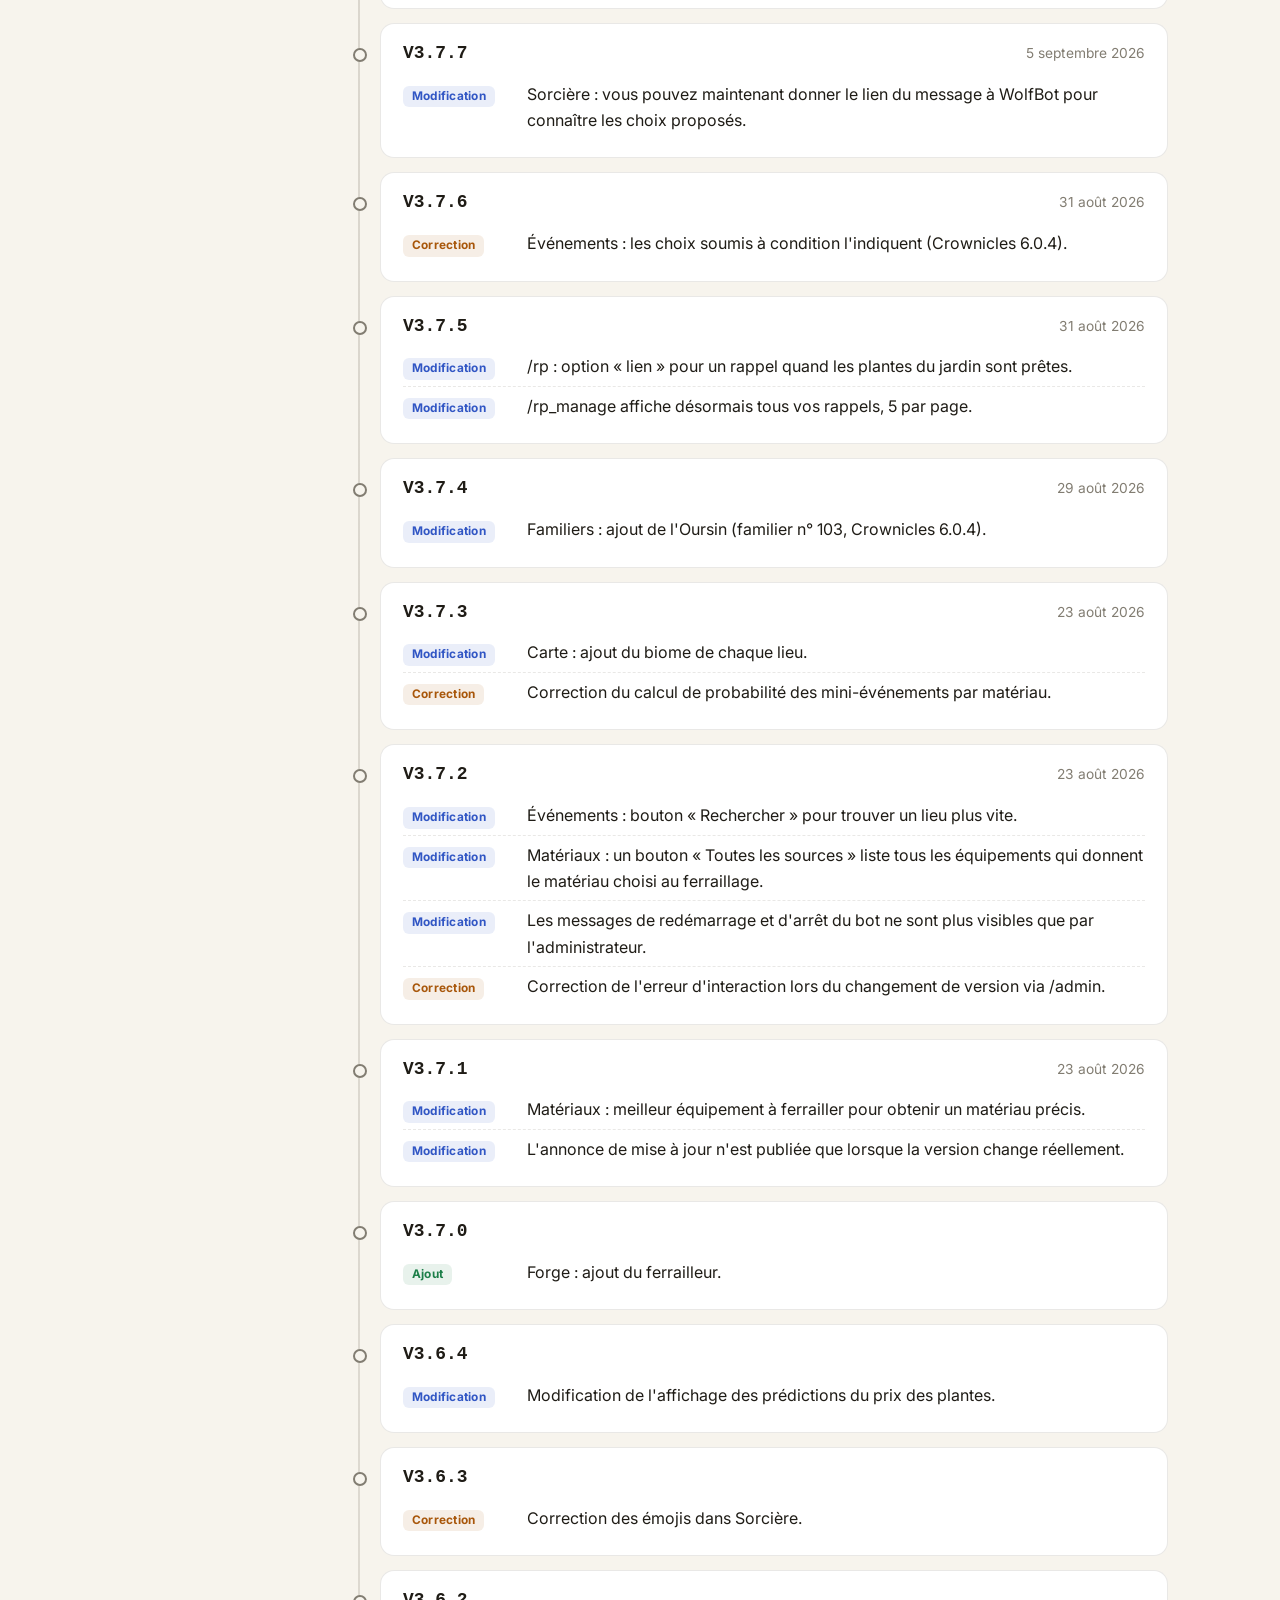
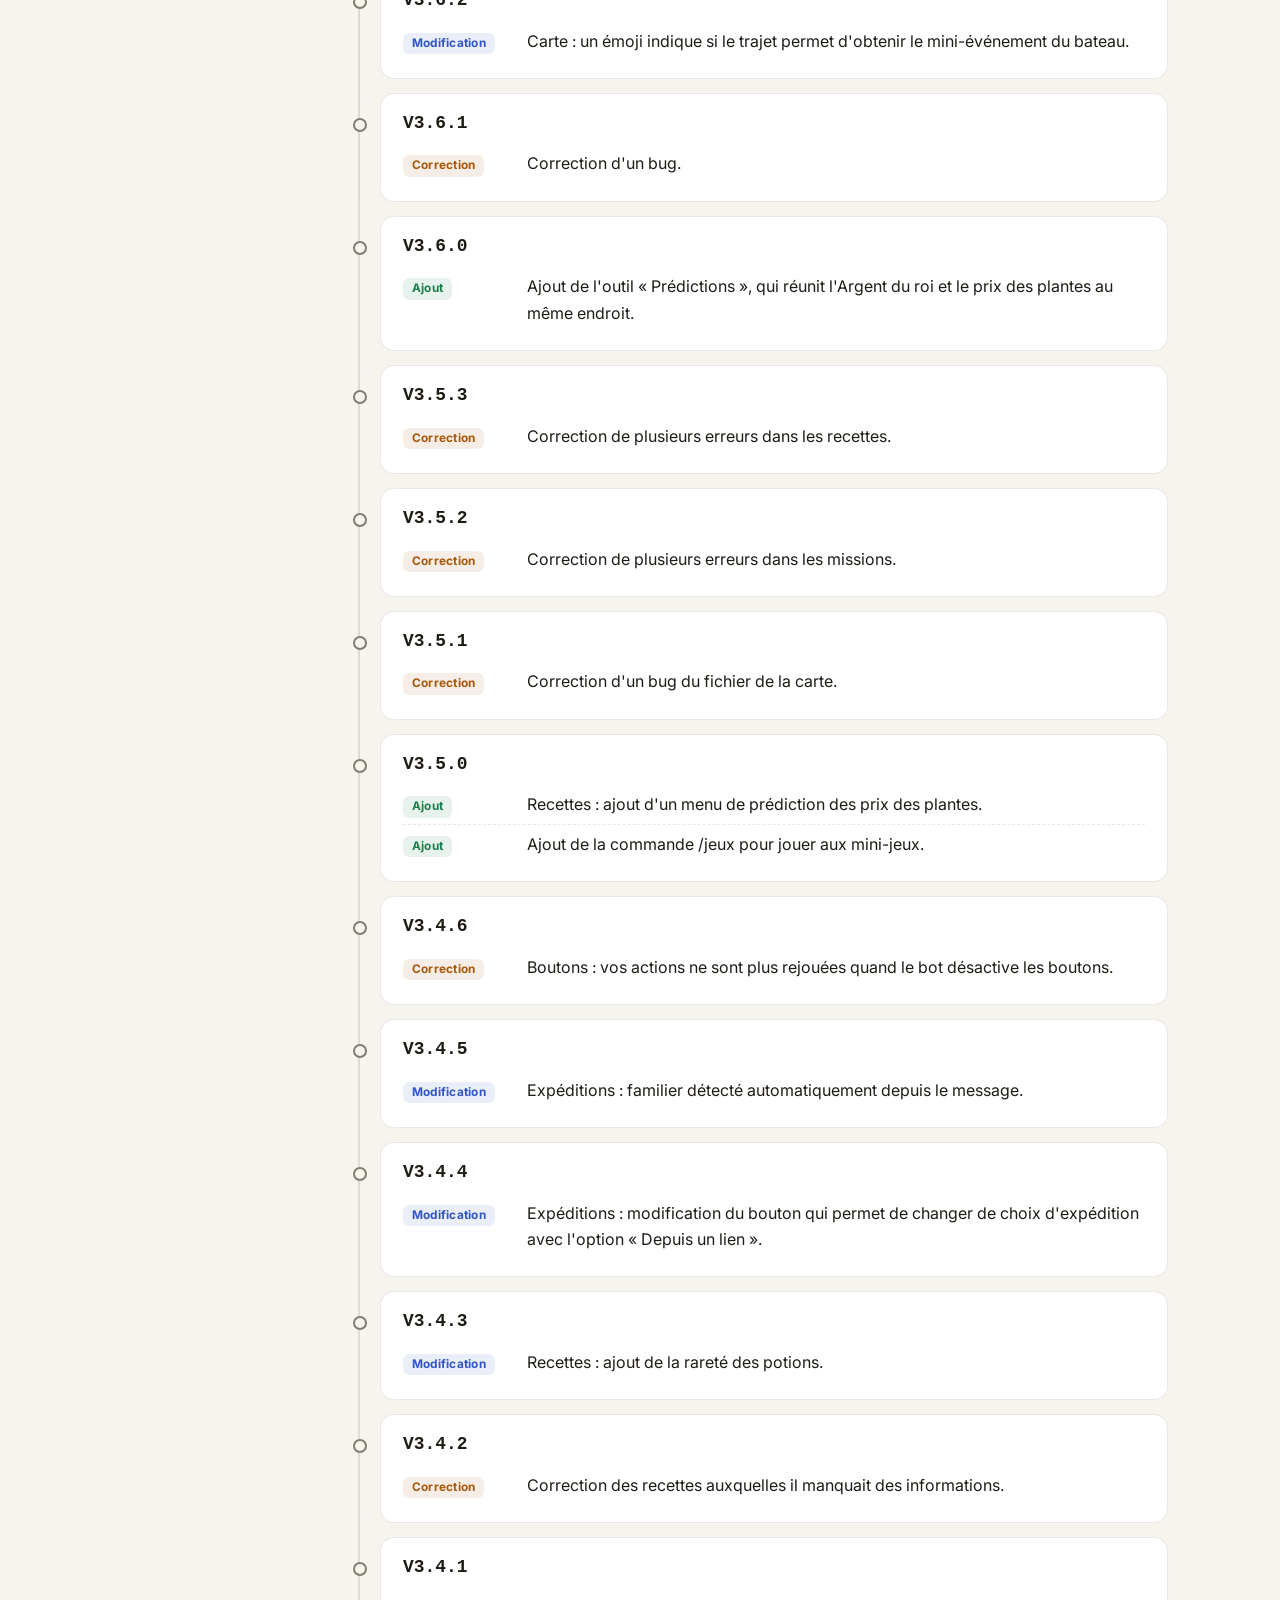
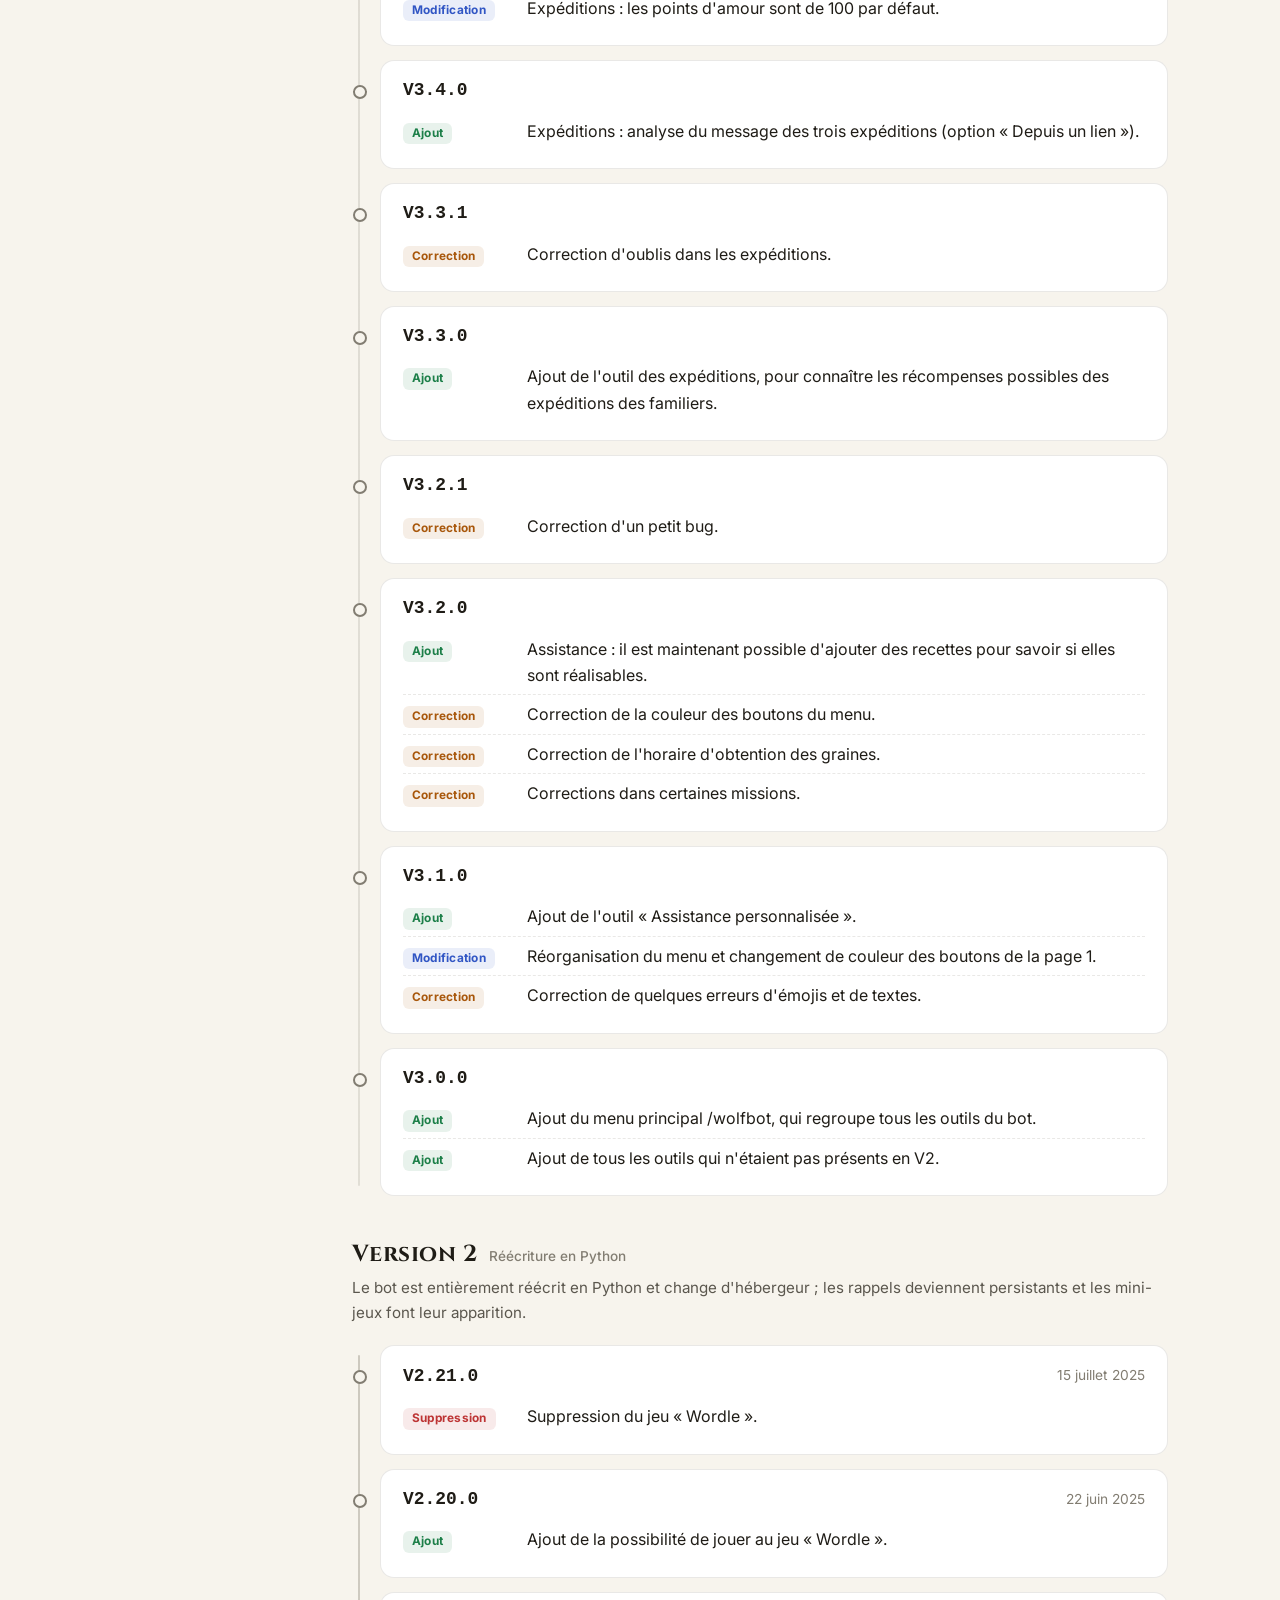
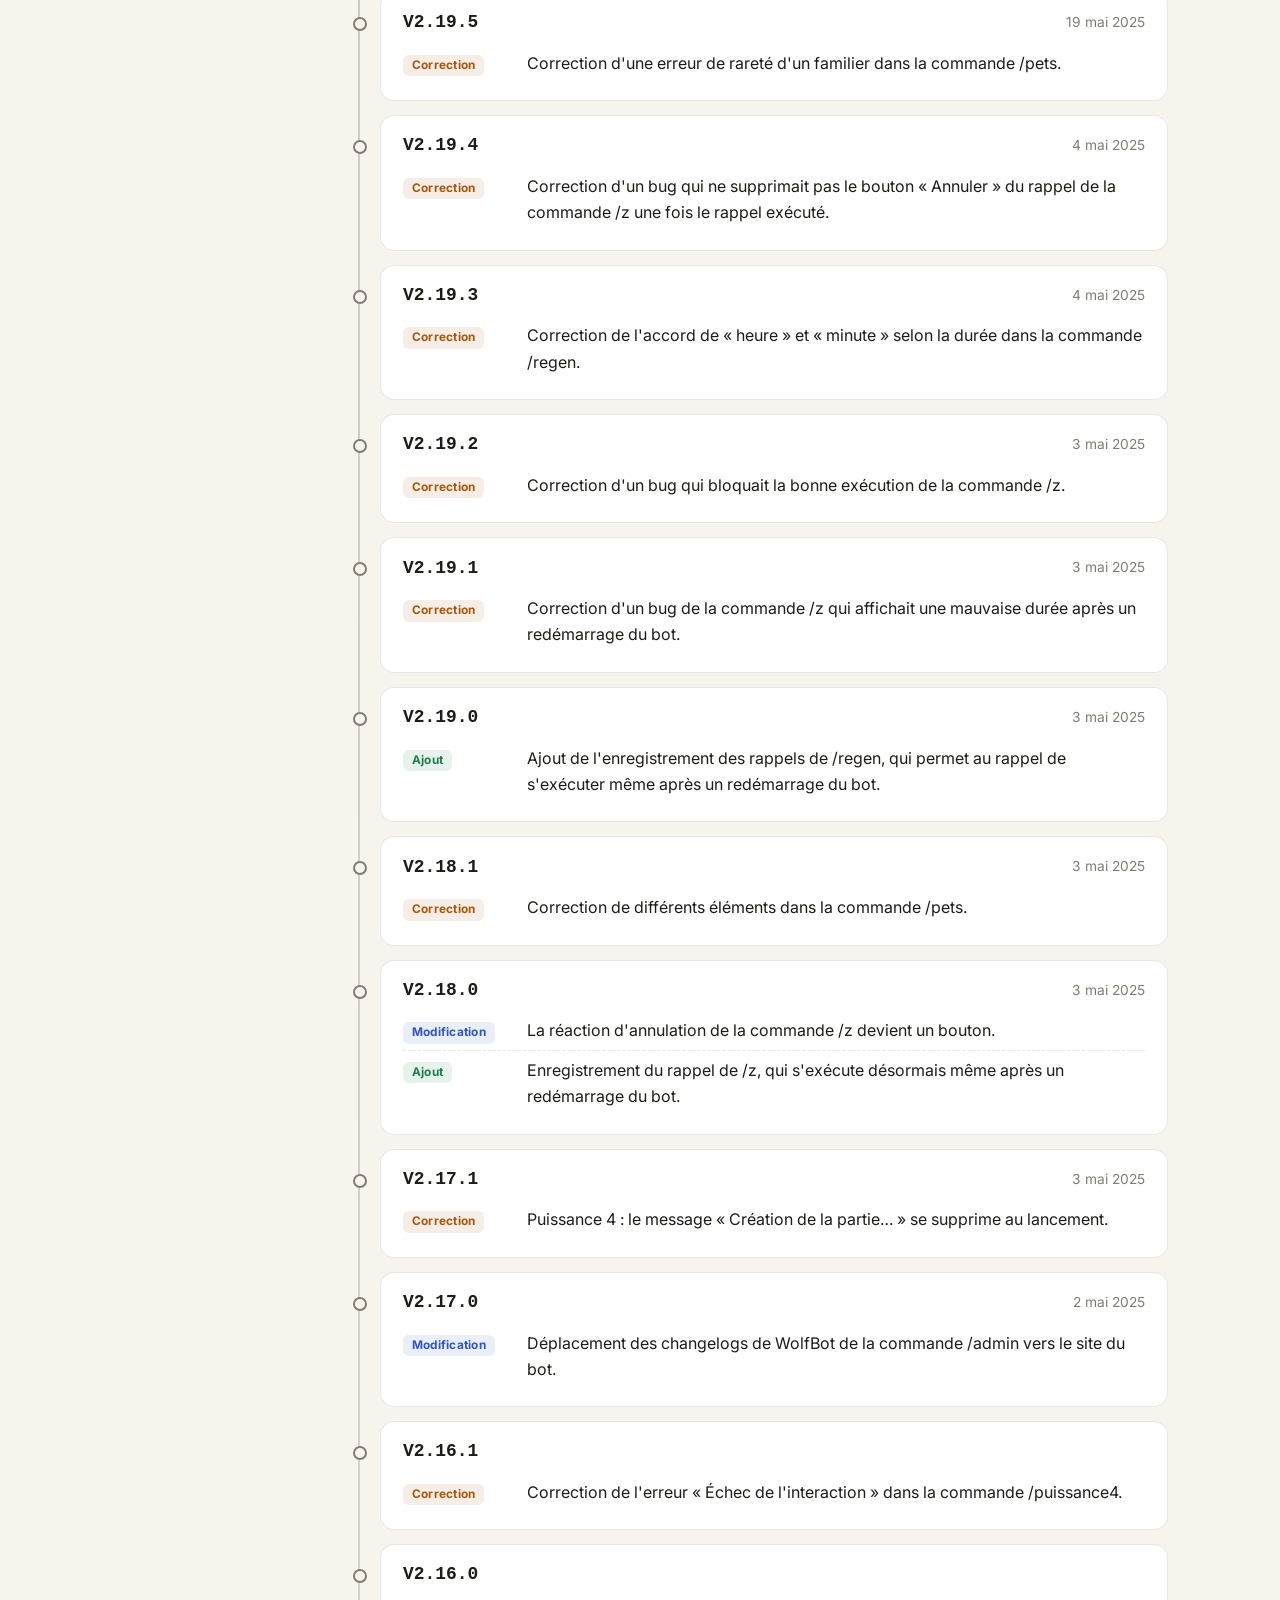
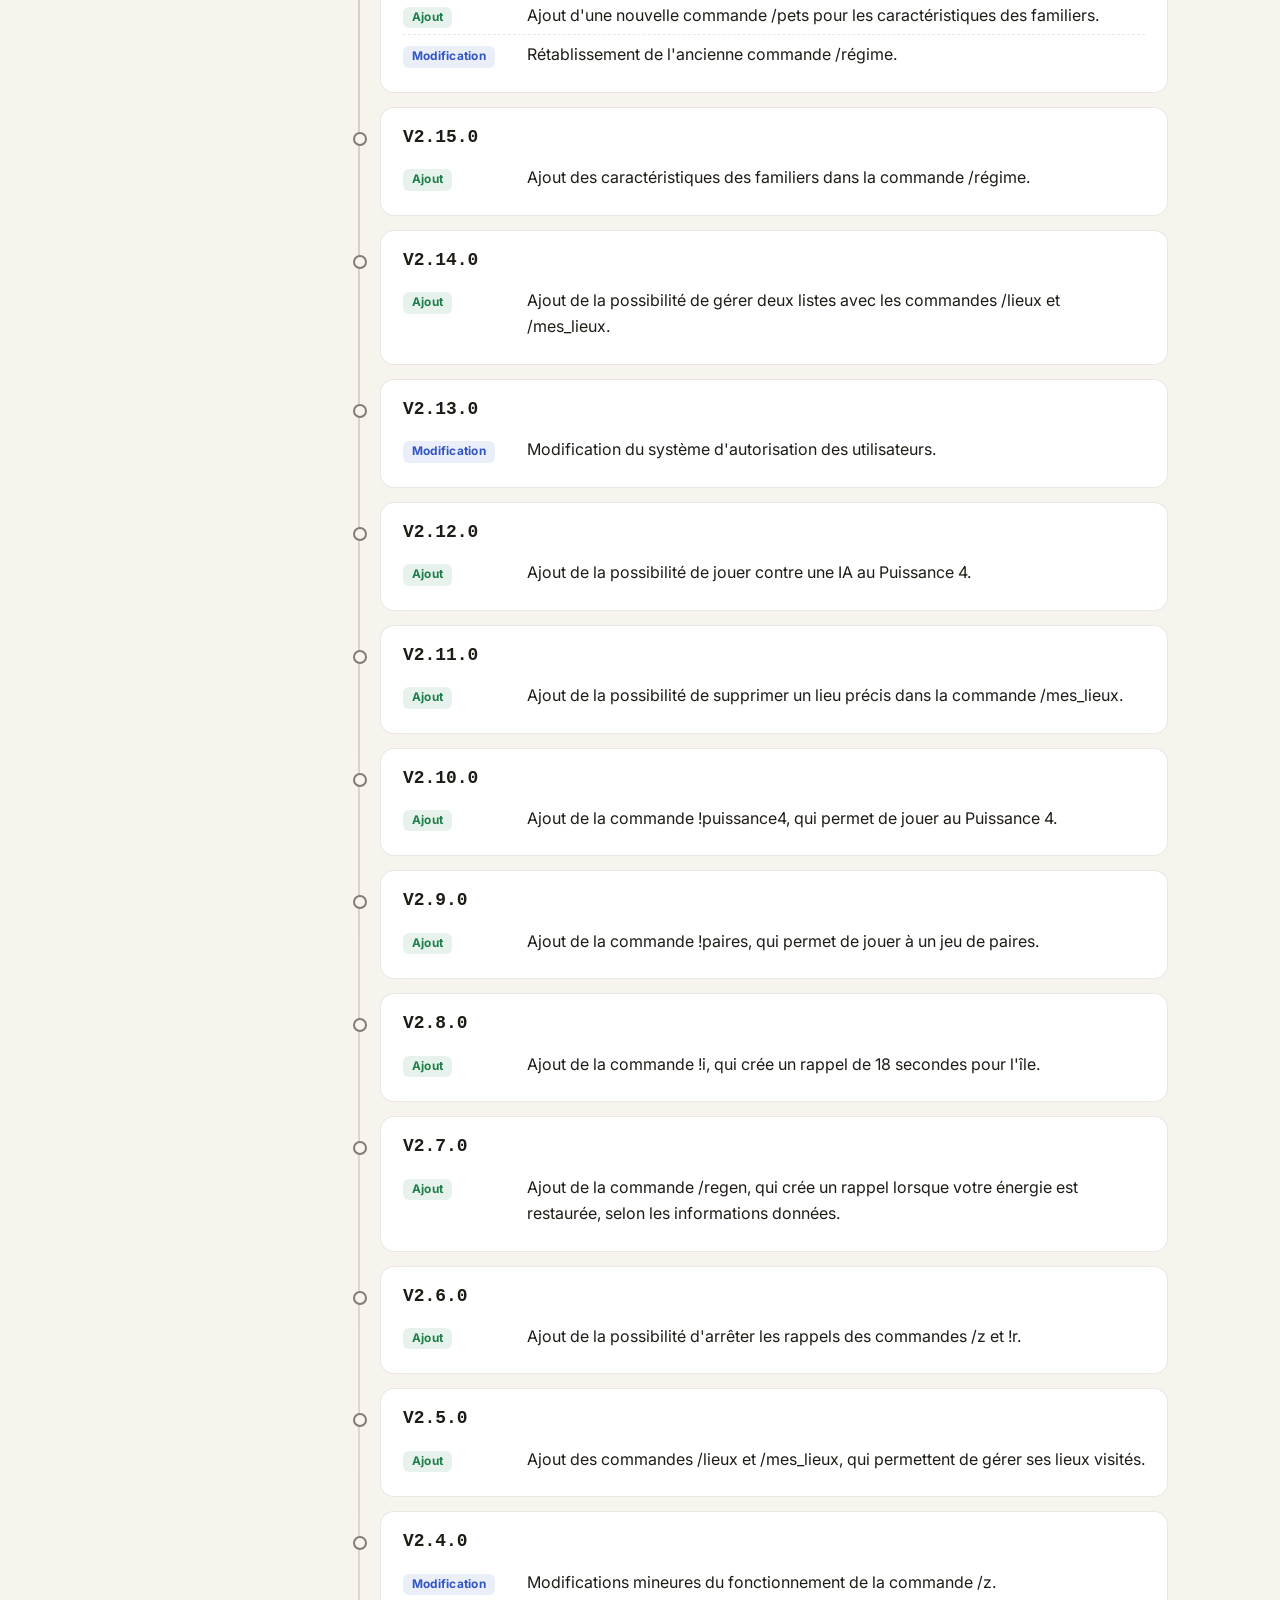
<file: changelogs.html>
<!DOCTYPE html>
<html lang="fr">
<head>
    <meta charset="UTF-8">
    <meta name="viewport" content="width=device-width, initial-scale=1.0">
    <title>Changelogs — WolfBot</title>
    <meta name="description" content="L'historique complet des mises à jour de WolfBot, le bot Discord compagnon de Crownicles.">
    <meta name="theme-color" content="#ffd67f">
    <meta property="og:type" content="website">
    <meta property="og:site_name" content="WolfBot">
    <meta property="og:title" content="Changelogs WolfBot">
    <meta property="og:description" content="Toutes les évolutions de WolfBot, version par version.">
    <meta property="og:url" content="https://bryanstarship.github.io/changelogs.html">
    <link rel="icon" href="data:image/svg+xml,<svg xmlns='http://www.w3.org/2000/svg' viewBox='0 0 100 100'><text y='.9em' font-size='90'>🐺</text></svg>">
    <link rel="preconnect" href="https://fonts.googleapis.com">
    <link rel="preconnect" href="https://fonts.gstatic.com" crossorigin>
    <link href="https://fonts.googleapis.com/css2?family=Cinzel:wght@600;700&family=Inter:wght@400;500;600;700&display=swap" rel="stylesheet">
    <link rel="stylesheet" href="style.css">
</head>
<body>
    <header class="site-header">
        <div class="container">
            <a class="brand" href="./"><span class="brand-mark" aria-hidden="true">🐺</span>WolfBot</a>
            <nav class="site-nav" aria-label="Navigation principale">
                <a href="./">Accueil</a>
                <a href="changelogs.html" aria-current="page">Changelogs</a>
                <a href="conditions.html">Conditions</a>
                <a href="confidentialite.html">Confidentialité</a>
            </nav>
        </div>
    </header>

    <main>
        <section class="page-hero">
            <div class="container">
                <span class="pill">📜 Historique des versions</span>
                <h1>Changelogs</h1>
                <p class="lead">Toutes les évolutions de WolfBot, de la toute première version à aujourd'hui. Les versions les plus récentes sont en haut.</p>
                <div class="stats" aria-live="polite">
                    <span class="stat">Dernière version&nbsp;: <strong class="ver" data-stat="latest">—</strong></span>
                    <span class="stat"><strong data-stat="count">—</strong> versions publiées</span>
                    <span class="stat"><strong data-stat="changes">—</strong> changements</span>
                </div>
            </div>
        </section>

        <div class="toolbar">
            <div class="container">
                <label class="search">
                    <span class="sr-only">Rechercher dans les changelogs</span>
                    <svg viewBox="0 0 24 24" fill="none" stroke="currentColor" stroke-width="2" stroke-linecap="round" aria-hidden="true"><circle cx="11" cy="11" r="7"/><path d="m20 20-3.5-3.5"/></svg>
                    <input type="search" id="search" placeholder="Rechercher une commande, une version…" autocomplete="off">
                </label>
                <div class="filters" role="group" aria-label="Filtrer par type de changement">
                    <button class="chip" type="button" data-filter="all" aria-pressed="true">Tout</button>
                    <button class="chip" type="button" data-filter="ajout" aria-pressed="false">Ajouts</button>
                    <button class="chip" type="button" data-filter="modification" aria-pressed="false">Modifications</button>
                    <button class="chip" type="button" data-filter="correction" aria-pressed="false">Corrections</button>
                    <button class="chip" type="button" data-filter="suppression" aria-pressed="false">Suppressions</button>
                </div>
            </div>
        </div>

        <div class="container changelog-layout">
            <nav class="version-index" id="version-index" aria-label="Index des versions"></nav>

            <div id="changelog">
                <!--
                    AJOUTER UNE VERSION
                    Copier un bloc <article class="release"> tout en haut de la bonne section « Version X »
                    (la plus récente en premier). L'id suit le format v3-7-10 pour la version 3.7.10.
                    Types de lignes (attribut data-type) : ajout, modification, correction, suppression.
                    L'accueil, les statistiques et l'index se mettent à jour automatiquement.

                    <article class="release" id="v3-7-10">
                        <header class="release-head">
                            <h3><a href="#v3-7-10">V3.7.10</a></h3>
                            <time datetime="2026-10-09">9 octobre 2026</time>
                        </header>
                        <ul>
                            <li data-type="ajout">Description du changement.</li>
                        </ul>
                    </article>
                -->

                <section class="major" id="version-3" aria-labelledby="version-3-title">
                    <h2 class="major-title" id="version-3-title">Version 3 <small>Le menu /wolfbot</small></h2>
                    <p class="major-desc">Refonte autour du menu principal /wolfbot et des données du jeu Crownicles. Les versions annoncées 3.6.5 à 3.6.15 ont été renumérotées 3.7.0 à 3.7.8&nbsp;: l'ajout du ferrailleur ouvrait en réalité la version 3.7.</p>
                    <div class="timeline">
                        <article class="release" id="v3-13-4">
                            <header class="release-head">
                                <h3><a href="#v3-13-4">V3.13.4</a></h3>
                            </header>
                            <ul>
                                <li data-type="modification">Rage&nbsp;: le stock de la guilde se coche dans «&nbsp;✏️ Préciser mes infos&nbsp;».</li>
                            </ul>
                        </article>
                        <article class="release" id="v3-13-3">
                            <header class="release-head">
                                <h3><a href="#v3-13-3">V3.13.3</a></h3>
                            </header>
                            <ul>
                                <li data-type="correction">Enchanteur&nbsp;: Mernil propose un seul enchantement par jour, visible avant l'achat.</li>
                                <li data-type="correction">Enchanteur&nbsp;: les chances de chaque palier sont corrigées.</li>
                                <li data-type="correction">Carte&nbsp;: Mernil peut rester dans la même ville d'un jour à l'autre.</li>
                            </ul>
                        </article>
                        <article class="release" id="v3-13-2">
                            <header class="release-head">
                                <h3><a href="#v3-13-2">V3.13.2</a></h3>
                            </header>
                            <ul>
                                <li data-type="modification">WolfBot est à jour avec Crownicles 6.2.1.</li>
                                <li data-type="modification">Recettes&nbsp;: la Mousse lunaire et le Champignon nocturne ne dépendent plus de la lune.</li>
                                <li data-type="modification">Carte, Personnages&nbsp;: Théobald, Talvar et Velanna peuvent être garantis au 4ᵉ mini-événement d'un trajet.</li>
                                <li data-type="modification">Bestiaire&nbsp;: particularités des familiers (volant, nocturne…) affichées et cherchables.</li>
                                <li data-type="modification">Événements&nbsp;: «&nbsp;Renoncer à l'ascension&nbsp;» (Escalier) peut rapporter 200&nbsp;💰 et 162&nbsp;XP.</li>
                                <li data-type="correction">Combats&nbsp;: les gardes du roi, désormais nommés, sont toujours comptés.</li>
                                <li data-type="correction">Rage&nbsp;: le bonus de «&nbsp;Prier Dieu&nbsp;» va aux classes sacrées, comme dans le jeu.</li>
                                <li data-type="suppression">Rappels du jardin&nbsp;: retirés, Crownicles prévient lui-même (réglable dans /notifications).</li>
                            </ul>
                        </article>

                        <article class="release" id="v3-13-1">
                            <header class="release-head">
                                <h3><a href="#v3-13-1">V3.13.1</a></h3>
                            </header>
                            <ul>
                                <li data-type="modification">Rappels du jardin&nbsp;: clic droit sur /jardin (Applications → WolfBot) au lieu du lien dans /rp.</li>
                            </ul>
                        </article>

                        <article class="release" id="v3-13-0">
                            <header class="release-head">
                                <h3><a href="#v3-13-0">V3.13.0</a></h3>
                            </header>
                            <ul>
                                <li data-type="ajout">Suivi automatique&nbsp;: nouveau menu «&nbsp;🔔 Suivi automatique&nbsp;» dans /wolfbot, avec un réglage par suivi.</li>
                                <li data-type="modification">Assistance, Livre de recettes et Combats&nbsp;: le bouton du suivi ouvre ce nouveau menu.</li>
                                <li data-type="modification">Rage&nbsp;: WolfBot retient votre énergie (rapports sur les îles, fins de combat) pour l'aide Rage.</li>
                                <li data-type="correction">Rage&nbsp;: pseudos avec «&nbsp;_&nbsp;» ou «&nbsp;*&nbsp;» mieux reconnus en fin de combat.</li>
                            </ul>
                        </article>

                        <article class="release" id="v3-12-5">
                            <header class="release-head">
                                <h3><a href="#v3-12-5">V3.12.5</a></h3>
                            </header>
                            <ul>
                                <li data-type="modification">WolfBot est à jour avec Crownicles 6.2.0.</li>
                                <li data-type="modification">Familiers&nbsp;: nouveaux seconds pouvoirs et pouvoirs modifiés à jour.</li>
                                <li data-type="modification">Bestiaire&nbsp;: nouveau bouton «&nbsp;🔍 Rechercher&nbsp;» par nom ou par pouvoir.</li>
                                <li data-type="modification">Recettes&nbsp;: spécialités du chef (cuisine niveau 81) et limite de 30 potions de temps par semaine.</li>
                                <li data-type="correction">Familiers&nbsp;: chances du kangourou et du gorille corrigées, précision sur le jack-o'-lantern.</li>
                            </ul>
                        </article>

                        <article class="release" id="v3-12-4">
                            <header class="release-head">
                                <h3><a href="#v3-12-4">V3.12.4</a></h3>
                            </header>
                            <ul>
                                <li data-type="modification">Missions&nbsp;: clic droit sur /missions (Applications → WolfBot) pour voir les récompenses en cours.</li>
                                <li data-type="correction">Guide des Missions&nbsp;: les récompenses de 10 missions quotidiennes avaient 1 point ou 1 pièce d'écart avec le jeu.</li>
                            </ul>
                        </article>

                        <article class="release" id="v3-12-3">
                            <header class="release-head">
                                <h3><a href="#v3-12-3">V3.12.3</a></h3>
                            </header>
                            <ul>
                                <li data-type="modification">Carte&nbsp;: nouveau bouton «&nbsp;👥 Personnages&nbsp;» qui indique où croiser chaque personnage.</li>
                            </ul>
                        </article>

                        <article class="release" id="v3-12-2">
                            <header class="release-head">
                                <h3><a href="#v3-12-2">V3.12.2</a></h3>
                            </header>
                            <ul>
                                <li data-type="correction">Assistance&nbsp;: une recette suivie pas encore débloquée affiche 🔒 au lieu de «&nbsp;Réalisable&nbsp;».</li>
                            </ul>
                        </article>

                        <article class="release" id="v3-12-1">
                            <header class="release-head">
                                <h3><a href="#v3-12-1">V3.12.1</a></h3>
                            </header>
                            <ul>
                                <li data-type="modification">Assistance&nbsp;: le suivi automatique déduit de votre stock ce que consomme le fourneau.</li>
                                <li data-type="correction">Livre de recettes&nbsp;: avec le suivi automatique, les recettes que vous cuisinez sont bien notées comme connues.</li>
                            </ul>
                        </article>

                        <article class="release" id="v3-12-0">
                            <header class="release-head">
                                <h3><a href="#v3-12-0">V3.12.0</a></h3>
                            </header>
                            <ul>
                                <li data-type="ajout">Combats&nbsp;: nouveau module ⚔️ Combats (énergie pleine, plafonds du jour, récap de la semaine).</li>
                            </ul>
                        </article>

                        <article class="release" id="v3-11-0">
                            <header class="release-head">
                                <h3><a href="#v3-11-0">V3.11.0</a></h3>
                            </header>
                            <ul>
                                <li data-type="ajout">Assistance&nbsp;: le suivi automatique met à jour profil, inventaire et plantes tout seul.</li>
                                <li data-type="ajout">Rage&nbsp;: clic droit sur un animal enragé pour savoir quelle action choisir.</li>
                                <li data-type="modification">Assistance&nbsp;: les plantes transportées comptent dans «&nbsp;Que puis-je cuisiner&nbsp;?&nbsp;».</li>
                                <li data-type="correction">Assistance&nbsp;: armure seule et emplacements vides de la réserve mieux lus.</li>
                                <li data-type="correction">Rage&nbsp;: chances de «&nbsp;Crier&nbsp;» corrigées (elles étaient inversées).</li>
                            </ul>
                        </article>

                        <article class="release" id="v3-10-1">
                            <header class="release-head">
                                <h3><a href="#v3-10-1">V3.10.1</a></h3>
                            </header>
                            <ul>
                                <li data-type="modification">Livre de recettes&nbsp;: liste par thème, avec comment obtenir les recettes qui manquent.</li>
                            </ul>
                        </article>

                        <article class="release" id="v3-10-0">
                            <header class="release-head">
                                <h3><a href="#v3-10-0">V3.10.0</a></h3>
                            </header>
                            <ul>
                                <li data-type="ajout">Assistance&nbsp;: nouveau «&nbsp;📖 Livre de recettes&nbsp;» qui retient vos recettes débloquées.</li>
                                <li data-type="modification">Recettes&nbsp;: 🔒 pour les recettes pas encore débloquées, ❔ si WolfBot n'est pas sûr.</li>
                                <li data-type="modification">Clic droit&nbsp;: tous les «&nbsp;Conseil…&nbsp;» réunis en une seule commande, Applications → WolfBot.</li>
                                <li data-type="modification">Assistance&nbsp;: le Profil lié donne aussi votre avancée de campagne.</li>
                            </ul>
                        </article>

                        <article class="release" id="v3-9-7">
                            <header class="release-head">
                                <h3><a href="#v3-9-7">V3.9.7</a></h3>
                            </header>
                            <ul>
                                <li data-type="correction">Sorcière&nbsp;: recettes débloquées indiquées précisément, «&nbsp;Laisser reposer la potion&nbsp;» compris.</li>
                            </ul>
                        </article>

                        <article class="release" id="v3-9-6">
                            <header class="release-head">
                                <h3><a href="#v3-9-6">V3.9.6</a></h3>
                            </header>
                            <ul>
                                <li data-type="modification">Expéditions, Sorcière et Événements&nbsp;: analyse par clic droit sur le message du jeu.</li>
                            </ul>
                        </article>

                        <article class="release" id="v3-9-5">
                            <header class="release-head">
                                <h3><a href="#v3-9-5">V3.9.5</a></h3>
                            </header>
                            <ul>
                                <li data-type="correction">Moltiar&nbsp;: le clic droit reconnaît mieux le message de la rencontre.</li>
                                <li data-type="modification">Moltiar&nbsp;: sur le message du résultat, WolfBot indique d'utiliser celui de la rencontre.</li>
                            </ul>
                        </article>

                        <article class="release" id="v3-9-4">
                            <header class="release-head">
                                <h3><a href="#v3-9-4">V3.9.4</a></h3>
                            </header>
                            <ul>
                                <li data-type="modification">Moltiar&nbsp;: analyse par clic droit ou par lien, avec l'action conseillée.</li>
                                <li data-type="modification">Assistance&nbsp;: le Profil lié donne aussi défense et vitesse, pour Moltiar.</li>
                                <li data-type="correction">Moltiar&nbsp;: pertes d'amour et arrondi de la vigueur corrigés.</li>
                            </ul>
                        </article>

                        <article class="release" id="v3-9-3">
                            <header class="release-head">
                                <h3><a href="#v3-9-3">V3.9.3</a></h3>
                            </header>
                            <ul>
                                <li data-type="modification">Assistance&nbsp;: bouton «&nbsp;🎯 Mon palier uniquement&nbsp;» dans «&nbsp;Que puis-je cuisiner&nbsp;?&nbsp;».</li>
                            </ul>
                        </article>

                        <article class="release" id="v3-9-2">
                            <header class="release-head">
                                <h3><a href="#v3-9-2">V3.9.2</a></h3>
                            </header>
                            <ul>
                                <li data-type="modification">Assistance&nbsp;: filtre par type et tri dans «&nbsp;Que puis-je cuisiner&nbsp;?&nbsp;».</li>
                            </ul>
                        </article>

                        <article class="release" id="v3-9-1">
                            <header class="release-head">
                                <h3><a href="#v3-9-1">V3.9.1</a></h3>
                            </header>
                            <ul>
                                <li data-type="correction">Familiers, Expéditions et Matériaux&nbsp;: «&nbsp;Plaine&nbsp;» au lieu de «&nbsp;Plaines&nbsp;», comme dans le jeu.</li>
                                <li data-type="suppression">Anciennes commandes /régime et !r supprimées (remplacées par Familiers et /z).</li>
                            </ul>
                        </article>

                        <article class="release" id="v3-9-0">
                            <header class="release-head">
                                <h3><a href="#v3-9-0">V3.9.0</a></h3>
                            </header>
                            <ul>
                                <li data-type="ajout">Assistance&nbsp;: nouveau «&nbsp;🍳 Que puis-je cuisiner&nbsp;?&nbsp;» d'après vos matériaux et plantes.</li>
                                <li data-type="modification">Recettes&nbsp;: postes du fourneau et conditions de déblocage sur chaque fiche.</li>
                            </ul>
                        </article>

                        <article class="release" id="v3-8-2">
                            <header class="release-head">
                                <h3><a href="#v3-8-2">V3.8.2</a></h3>
                            </header>
                            <ul>
                                <li data-type="modification">Mises à jour&nbsp;: l'annonce «&nbsp;Mise à jour imminente&nbsp;» liste les nouveautés.</li>
                            </ul>
                        </article>

                        <article class="release" id="v3-8-1">
                            <header class="release-head">
                                <h3><a href="#v3-8-1">V3.8.1</a></h3>
                            </header>
                            <ul>
                                <li data-type="modification">Recettes&nbsp;: bouton «&nbsp;🔍 Rechercher&nbsp;» dans l'onglet Matériaux.</li>
                            </ul>
                        </article>

                        <article class="release" id="v3-8-0">
                            <header class="release-head">
                                <h3><a href="#v3-8-0">V3.8.0</a></h3>
                            </header>
                            <ul>
                                <li data-type="ajout">Menu /wolfbot&nbsp;: bouton «&nbsp;⚙️ Personnaliser&nbsp;» pour choisir et ranger ses modules.</li>
                                <li data-type="modification">Menu /wolfbot&nbsp;: chaque page affiche jusqu'à 7 modules, donc les Familiers passent en page 1.</li>
                            </ul>
                        </article>

                        <article class="release" id="v3-7-17">
                            <header class="release-head">
                                <h3><a href="#v3-7-17">V3.7.17</a></h3>
                            </header>
                            <ul>
                                <li data-type="modification">Missions&nbsp;: le bouton ouvre le sommaire, avec la campagne en catégorie 28.</li>
                                <li data-type="modification">Missions&nbsp;: variantes réunies sur une ligne («&nbsp;20, 21 ou 22 tours&nbsp;»).</li>
                            </ul>
                        </article>

                        <article class="release" id="v3-7-16">
                            <header class="release-head">
                                <h3><a href="#v3-7-16">V3.7.16</a></h3>
                            </header>
                            <ul>
                                <li data-type="correction">Missions&nbsp;: toutes les combinaisons de combats et de tours sont affichées.</li>
                                <li data-type="modification">Missions&nbsp;: missions de combat et d'expéditions dangereuses rangées par difficulté.</li>
                                <li data-type="correction">Missions&nbsp;: risques, durées et raretés corrigés pour certaines missions.</li>
                            </ul>
                        </article>

                        <article class="release" id="v3-7-15">
                            <header class="release-head">
                                <h3><a href="#v3-7-15">V3.7.15</a></h3>
                            </header>
                            <ul>
                                <li data-type="modification">Événements&nbsp;: vraie destination et durée des issues qui envoient vers un type de lieu.</li>
                                <li data-type="modification">Événements&nbsp;: ajout du brouillard d'Halloween (23&nbsp;octobre – 8&nbsp;novembre).</li>
                                <li data-type="modification">Événements&nbsp;: Noël et le poisson d'avril affichés comme les autres événements.</li>
                                <li data-type="modification">Événements&nbsp;: récompenses plus détaillées (gemmes, points, rareté, événement suivant).</li>
                            </ul>
                        </article>

                        <article class="release" id="v3-7-14">
                            <header class="release-head">
                                <h3><a href="#v3-7-14">V3.7.14</a></h3>
                            </header>
                            <ul>
                                <li data-type="modification">Crownicles 6.1.1&nbsp;: nouveaux biomes dans /carte, une expédition par biome.</li>
                            </ul>
                        </article>

                        <article class="release" id="v3-7-13">
                            <header class="release-head">
                                <h3><a href="#v3-7-13">V3.7.13</a></h3>
                            </header>
                            <ul>
                                <li data-type="modification">Mises à jour&nbsp;: annoncées 5&nbsp;min avant et installées pendant une courte maintenance.</li>
                                <li data-type="modification">Maintenance&nbsp;: bloque toutes les commandes et tous les boutons, sauf /admin.</li>
                                <li data-type="modification">Panneau d'administration&nbsp;: le numéro de version n'est plus saisi à la main, il est livré avec chaque mise à jour.</li>
                            </ul>
                        </article>

                        <article class="release" id="v3-7-12">
                            <header class="release-head">
                                <h3><a href="#v3-7-12">V3.7.12</a></h3>
                            </header>
                            <ul>
                                <li data-type="modification">Admin&nbsp;: bouton «&nbsp;Mettre à jour depuis GitHub&nbsp;», sans redémarrer le bot.</li>
                            </ul>
                        </article>

                        <article class="release" id="v3-7-11">
                            <header class="release-head">
                                <h3><a href="#v3-7-11">V3.7.11</a></h3>
                            </header>
                            <ul>
                                <li data-type="correction">Événements&nbsp;: vraie destination des issues de la Maison hantée (au lieu de «&nbsp;Lieu&nbsp;98&nbsp;»).</li>
                                <li data-type="correction">Événements&nbsp;: altérations d'état reprises du jeu et mieux distinguées.</li>
                            </ul>
                        </article>

                        <article class="release" id="v3-7-10">
                            <header class="release-head">
                                <h3><a href="#v3-7-10">V3.7.10</a></h3>
                            </header>
                            <ul>
                                <li data-type="modification">Crownicles 6.1.0&nbsp;: biomes de chaque lieu affichés dans /carte.</li>
                                <li data-type="modification">Matériaux&nbsp;: nouveaux butins par biome (expéditions et mini-événement) et par boss, avec les chances recalculées.</li>
                                <li data-type="modification">Îles&nbsp;: butin par boss et statistiques des boss à jour.</li>
                                <li data-type="modification">Forge&nbsp;: ajout de la Sentence de la Faucheuse, nouvelle arme légendaire.</li>
                                <li data-type="modification">Recettes&nbsp;: les recettes débloquées par le niveau de cuisine indiquent le palier requis.</li>
                                <li data-type="modification">Enchanteur&nbsp;: désenchantement gratuit chez Mernil et transfert d'enchantement chez le forgeron, avec ses prix.</li>
                                <li data-type="correction">Événements&nbsp;: l'Ermite propose de nouveau ses trois choix, «&nbsp;Continuer votre route&nbsp;» remplaçant le demi-tour.</li>
                                <li data-type="correction">Sorcière&nbsp;: «&nbsp;Chanter une mélodie&nbsp;» ne rend plus ivre.</li>
                                <li data-type="correction">Familiers&nbsp;: description de «&nbsp;Brise l'armure&nbsp;» (Élan) corrigée.</li>
                                <li data-type="correction">Les écrans rouverts par un bouton de retour désactivent de nouveau leurs boutons après 5 minutes d'inactivité.</li>
                            </ul>
                        </article>

                        <article class="release" id="v3-7-9">
                            <header class="release-head">
                                <h3><a href="#v3-7-9">V3.7.9</a></h3>
                            </header>
                            <ul>
                                <li data-type="modification">Statut de Discord&nbsp;: incidents relayés dans un salon, traduits en français.</li>
                                <li data-type="modification">Expéditions&nbsp;: calculateur aligné sur Crownicles 6.0.4.</li>
                                <li data-type="modification">Les boutons de tous les écrans se désactivent après 5 minutes d'inactivité.</li>
                                <li data-type="modification">/wolfbot retente automatiquement l'envoi du menu en cas de coupure réseau passagère.</li>
                                <li data-type="correction">Correction d'un message d'erreur vide lorsque l'envoi du menu /wolfbot dépassait le délai réseau.</li>
                                <li data-type="correction">Le bot ne relance plus son démarrage à chaque reconnexion à Discord.</li>
                            </ul>
                        </article>

                        <article class="release" id="v3-7-8">
                            <header class="release-head">
                                <h3><a href="#v3-7-8">V3.7.8</a></h3>
                                <time datetime="2026-09-12">12 septembre 2026</time>
                            </header>
                            <ul>
                                <li data-type="modification">Familiers&nbsp;: les préférences d'expédition de chaque familier sont affichées, et le menu Familiers a été réajusté.</li>
                                <li data-type="correction">Correction d'un plantage à l'expiration des écrans Familiers ouverts depuis le menu principal.</li>
                            </ul>
                        </article>

                        <article class="release" id="v3-7-7">
                            <header class="release-head">
                                <h3><a href="#v3-7-7">V3.7.7</a></h3>
                                <time datetime="2026-09-05">5 septembre 2026</time>
                            </header>
                            <ul>
                                <li data-type="modification">Sorcière&nbsp;: vous pouvez maintenant donner le lien du message à WolfBot pour connaître les choix proposés.</li>
                            </ul>
                        </article>

                        <article class="release" id="v3-7-6">
                            <header class="release-head">
                                <h3><a href="#v3-7-6">V3.7.6</a></h3>
                                <time datetime="2026-08-31">31 août 2026</time>
                            </header>
                            <ul>
                                <li data-type="correction">Événements&nbsp;: les choix soumis à condition l'indiquent (Crownicles 6.0.4).</li>
                            </ul>
                        </article>

                        <article class="release" id="v3-7-5">
                            <header class="release-head">
                                <h3><a href="#v3-7-5">V3.7.5</a></h3>
                                <time datetime="2026-08-31">31 août 2026</time>
                            </header>
                            <ul>
                                <li data-type="modification">/rp&nbsp;: option «&nbsp;lien&nbsp;» pour un rappel quand les plantes du jardin sont prêtes.</li>
                                <li data-type="modification">/rp_manage affiche désormais tous vos rappels, 5 par page.</li>
                            </ul>
                        </article>

                        <article class="release" id="v3-7-4">
                            <header class="release-head">
                                <h3><a href="#v3-7-4">V3.7.4</a></h3>
                                <time datetime="2026-08-29">29 août 2026</time>
                            </header>
                            <ul>
                                <li data-type="modification">Familiers&nbsp;: ajout de l'Oursin (familier n°&nbsp;103, Crownicles 6.0.4).</li>
                            </ul>
                        </article>

                        <article class="release" id="v3-7-3">
                            <header class="release-head">
                                <h3><a href="#v3-7-3">V3.7.3</a></h3>
                                <time datetime="2026-08-23">23 août 2026</time>
                            </header>
                            <ul>
                                <li data-type="modification">Carte&nbsp;: ajout du biome de chaque lieu.</li>
                                <li data-type="correction">Correction du calcul de probabilité des mini-événements par matériau.</li>
                            </ul>
                        </article>

                        <article class="release" id="v3-7-2">
                            <header class="release-head">
                                <h3><a href="#v3-7-2">V3.7.2</a></h3>
                                <time datetime="2026-08-23">23 août 2026</time>
                            </header>
                            <ul>
                                <li data-type="modification">Événements&nbsp;: bouton «&nbsp;Rechercher&nbsp;» pour trouver un lieu plus vite.</li>
                                <li data-type="modification">Matériaux&nbsp;: un bouton « Toutes les sources » liste tous les équipements qui donnent le matériau choisi au ferraillage.</li>
                                <li data-type="modification">Les messages de redémarrage et d'arrêt du bot ne sont plus visibles que par l'administrateur.</li>
                                <li data-type="correction">Correction de l'erreur d'interaction lors du changement de version via /admin.</li>
                            </ul>
                        </article>

                        <article class="release" id="v3-7-1">
                            <header class="release-head">
                                <h3><a href="#v3-7-1">V3.7.1</a></h3>
                                <time datetime="2026-08-23">23 août 2026</time>
                            </header>
                            <ul>
                                <li data-type="modification">Matériaux&nbsp;: meilleur équipement à ferrailler pour obtenir un matériau précis.</li>
                                <li data-type="modification">L'annonce de mise à jour n'est publiée que lorsque la version change réellement.</li>
                            </ul>
                        </article>

                        <article class="release" id="v3-7-0">
                            <header class="release-head">
                                <h3><a href="#v3-7-0">V3.7.0</a></h3>
                            </header>
                            <ul>
                                <li data-type="ajout">Forge&nbsp;: ajout du ferrailleur.</li>
                            </ul>
                        </article>

                        <article class="release" id="v3-6-4">
                            <header class="release-head">
                                <h3><a href="#v3-6-4">V3.6.4</a></h3>
                            </header>
                            <ul>
                                <li data-type="modification">Modification de l'affichage des prédictions du prix des plantes.</li>
                            </ul>
                        </article>

                        <article class="release" id="v3-6-3">
                            <header class="release-head">
                                <h3><a href="#v3-6-3">V3.6.3</a></h3>
                            </header>
                            <ul>
                                <li data-type="correction">Correction des émojis dans Sorcière.</li>
                            </ul>
                        </article>

                        <article class="release" id="v3-6-2">
                            <header class="release-head">
                                <h3><a href="#v3-6-2">V3.6.2</a></h3>
                            </header>
                            <ul>
                                <li data-type="modification">Carte&nbsp;: un émoji indique si le trajet permet d'obtenir le mini-événement du bateau.</li>
                            </ul>
                        </article>

                        <article class="release" id="v3-6-1">
                            <header class="release-head">
                                <h3><a href="#v3-6-1">V3.6.1</a></h3>
                            </header>
                            <ul>
                                <li data-type="correction">Correction d'un bug.</li>
                            </ul>
                        </article>

                        <article class="release" id="v3-6-0">
                            <header class="release-head">
                                <h3><a href="#v3-6-0">V3.6.0</a></h3>
                            </header>
                            <ul>
                                <li data-type="ajout">Ajout de l'outil « Prédictions », qui réunit l'Argent du roi et le prix des plantes au même endroit.</li>
                            </ul>
                        </article>

                        <article class="release" id="v3-5-3">
                            <header class="release-head">
                                <h3><a href="#v3-5-3">V3.5.3</a></h3>
                            </header>
                            <ul>
                                <li data-type="correction">Correction de plusieurs erreurs dans les recettes.</li>
                            </ul>
                        </article>

                        <article class="release" id="v3-5-2">
                            <header class="release-head">
                                <h3><a href="#v3-5-2">V3.5.2</a></h3>
                            </header>
                            <ul>
                                <li data-type="correction">Correction de plusieurs erreurs dans les missions.</li>
                            </ul>
                        </article>

                        <article class="release" id="v3-5-1">
                            <header class="release-head">
                                <h3><a href="#v3-5-1">V3.5.1</a></h3>
                            </header>
                            <ul>
                                <li data-type="correction">Correction d'un bug du fichier de la carte.</li>
                            </ul>
                        </article>

                        <article class="release" id="v3-5-0">
                            <header class="release-head">
                                <h3><a href="#v3-5-0">V3.5.0</a></h3>
                            </header>
                            <ul>
                                <li data-type="ajout">Recettes&nbsp;: ajout d'un menu de prédiction des prix des plantes.</li>
                                <li data-type="ajout">Ajout de la commande /jeux pour jouer aux mini-jeux.</li>
                            </ul>
                        </article>

                        <article class="release" id="v3-4-6">
                            <header class="release-head">
                                <h3><a href="#v3-4-6">V3.4.6</a></h3>
                            </header>
                            <ul>
                                <li data-type="correction">Boutons&nbsp;: vos actions ne sont plus rejouées quand le bot désactive les boutons.</li>
                            </ul>
                        </article>

                        <article class="release" id="v3-4-5">
                            <header class="release-head">
                                <h3><a href="#v3-4-5">V3.4.5</a></h3>
                            </header>
                            <ul>
                                <li data-type="modification">Expéditions&nbsp;: familier détecté automatiquement depuis le message.</li>
                            </ul>
                        </article>

                        <article class="release" id="v3-4-4">
                            <header class="release-head">
                                <h3><a href="#v3-4-4">V3.4.4</a></h3>
                            </header>
                            <ul>
                                <li data-type="modification">Expéditions&nbsp;: modification du bouton qui permet de changer de choix d'expédition avec l'option « Depuis un lien ».</li>
                            </ul>
                        </article>

                        <article class="release" id="v3-4-3">
                            <header class="release-head">
                                <h3><a href="#v3-4-3">V3.4.3</a></h3>
                            </header>
                            <ul>
                                <li data-type="modification">Recettes&nbsp;: ajout de la rareté des potions.</li>
                            </ul>
                        </article>

                        <article class="release" id="v3-4-2">
                            <header class="release-head">
                                <h3><a href="#v3-4-2">V3.4.2</a></h3>
                            </header>
                            <ul>
                                <li data-type="correction">Correction des recettes auxquelles il manquait des informations.</li>
                            </ul>
                        </article>

                        <article class="release" id="v3-4-1">
                            <header class="release-head">
                                <h3><a href="#v3-4-1">V3.4.1</a></h3>
                            </header>
                            <ul>
                                <li data-type="modification">Expéditions&nbsp;: les points d'amour sont de 100 par défaut.</li>
                            </ul>
                        </article>

                        <article class="release" id="v3-4-0">
                            <header class="release-head">
                                <h3><a href="#v3-4-0">V3.4.0</a></h3>
                            </header>
                            <ul>
                                <li data-type="ajout">Expéditions&nbsp;: analyse du message des trois expéditions (option «&nbsp;Depuis un lien&nbsp;»).</li>
                            </ul>
                        </article>

                        <article class="release" id="v3-3-1">
                            <header class="release-head">
                                <h3><a href="#v3-3-1">V3.3.1</a></h3>
                            </header>
                            <ul>
                                <li data-type="correction">Correction d'oublis dans les expéditions.</li>
                            </ul>
                        </article>

                        <article class="release" id="v3-3-0">
                            <header class="release-head">
                                <h3><a href="#v3-3-0">V3.3.0</a></h3>
                            </header>
                            <ul>
                                <li data-type="ajout">Ajout de l'outil des expéditions, pour connaître les récompenses possibles des expéditions des familiers.</li>
                            </ul>
                        </article>

                        <article class="release" id="v3-2-1">
                            <header class="release-head">
                                <h3><a href="#v3-2-1">V3.2.1</a></h3>
                            </header>
                            <ul>
                                <li data-type="correction">Correction d'un petit bug.</li>
                            </ul>
                        </article>

                        <article class="release" id="v3-2-0">
                            <header class="release-head">
                                <h3><a href="#v3-2-0">V3.2.0</a></h3>
                            </header>
                            <ul>
                                <li data-type="ajout">Assistance&nbsp;: il est maintenant possible d'ajouter des recettes pour savoir si elles sont réalisables.</li>
                                <li data-type="correction">Correction de la couleur des boutons du menu.</li>
                                <li data-type="correction">Correction de l'horaire d'obtention des graines.</li>
                                <li data-type="correction">Corrections dans certaines missions.</li>
                            </ul>
                        </article>

                        <article class="release" id="v3-1-0">
                            <header class="release-head">
                                <h3><a href="#v3-1-0">V3.1.0</a></h3>
                            </header>
                            <ul>
                                <li data-type="ajout">Ajout de l'outil « Assistance personnalisée ».</li>
                                <li data-type="modification">Réorganisation du menu et changement de couleur des boutons de la page 1.</li>
                                <li data-type="correction">Correction de quelques erreurs d'émojis et de textes.</li>
                            </ul>
                        </article>

                        <article class="release" id="v3-0-0">
                            <header class="release-head">
                                <h3><a href="#v3-0-0">V3.0.0</a></h3>
                            </header>
                            <ul>
                                <li data-type="ajout">Ajout du menu principal /wolfbot, qui regroupe tous les outils du bot.</li>
                                <li data-type="ajout">Ajout de tous les outils qui n'étaient pas présents en V2.</li>
                            </ul>
                        </article>
                    </div>
                </section>

                <section class="major" id="version-2" aria-labelledby="version-2-title">
                    <h2 class="major-title" id="version-2-title">Version 2 <small>Réécriture en Python</small></h2>
                    <p class="major-desc">Le bot est entièrement réécrit en Python et change d'hébergeur&nbsp;; les rappels deviennent persistants et les mini-jeux font leur apparition.</p>
                    <div class="timeline">
                        <article class="release" id="v2-21-0">
                            <header class="release-head">
                                <h3><a href="#v2-21-0">V2.21.0</a></h3>
                                <time datetime="2025-07-15">15 juillet 2025</time>
                            </header>
                            <ul>
                                <li data-type="suppression">Suppression du jeu « Wordle ».</li>
                            </ul>
                        </article>

                        <article class="release" id="v2-20-0">
                            <header class="release-head">
                                <h3><a href="#v2-20-0">V2.20.0</a></h3>
                                <time datetime="2025-06-22">22 juin 2025</time>
                            </header>
                            <ul>
                                <li data-type="ajout">Ajout de la possibilité de jouer au jeu « Wordle ».</li>
                            </ul>
                        </article>

                        <article class="release" id="v2-19-5">
                            <header class="release-head">
                                <h3><a href="#v2-19-5">V2.19.5</a></h3>
                                <time datetime="2025-05-19">19 mai 2025</time>
                            </header>
                            <ul>
                                <li data-type="correction">Correction d'une erreur de rareté d'un familier dans la commande /pets.</li>
                            </ul>
                        </article>

                        <article class="release" id="v2-19-4">
                            <header class="release-head">
                                <h3><a href="#v2-19-4">V2.19.4</a></h3>
                                <time datetime="2025-05-04">4 mai 2025</time>
                            </header>
                            <ul>
                                <li data-type="correction">Correction d'un bug qui ne supprimait pas le bouton « Annuler » du rappel de la commande /z une fois le rappel exécuté.</li>
                            </ul>
                        </article>

                        <article class="release" id="v2-19-3">
                            <header class="release-head">
                                <h3><a href="#v2-19-3">V2.19.3</a></h3>
                                <time datetime="2025-05-04">4 mai 2025</time>
                            </header>
                            <ul>
                                <li data-type="correction">Correction de l'accord de « heure » et « minute » selon la durée dans la commande /regen.</li>
                            </ul>
                        </article>

                        <article class="release" id="v2-19-2">
                            <header class="release-head">
                                <h3><a href="#v2-19-2">V2.19.2</a></h3>
                                <time datetime="2025-05-03">3 mai 2025</time>
                            </header>
                            <ul>
                                <li data-type="correction">Correction d'un bug qui bloquait la bonne exécution de la commande /z.</li>
                            </ul>
                        </article>

                        <article class="release" id="v2-19-1">
                            <header class="release-head">
                                <h3><a href="#v2-19-1">V2.19.1</a></h3>
                                <time datetime="2025-05-03">3 mai 2025</time>
                            </header>
                            <ul>
                                <li data-type="correction">Correction d'un bug de la commande /z qui affichait une mauvaise durée après un redémarrage du bot.</li>
                            </ul>
                        </article>

                        <article class="release" id="v2-19-0">
                            <header class="release-head">
                                <h3><a href="#v2-19-0">V2.19.0</a></h3>
                                <time datetime="2025-05-03">3 mai 2025</time>
                            </header>
                            <ul>
                                <li data-type="ajout">Ajout de l'enregistrement des rappels de /regen, qui permet au rappel de s'exécuter même après un redémarrage du bot.</li>
                            </ul>
                        </article>

                        <article class="release" id="v2-18-1">
                            <header class="release-head">
                                <h3><a href="#v2-18-1">V2.18.1</a></h3>
                                <time datetime="2025-05-03">3 mai 2025</time>
                            </header>
                            <ul>
                                <li data-type="correction">Correction de différents éléments dans la commande /pets.</li>
                            </ul>
                        </article>

                        <article class="release" id="v2-18-0">
                            <header class="release-head">
                                <h3><a href="#v2-18-0">V2.18.0</a></h3>
                                <time datetime="2025-05-03">3 mai 2025</time>
                            </header>
                            <ul>
                                <li data-type="modification">La réaction d'annulation de la commande /z devient un bouton.</li>
                                <li data-type="ajout">Enregistrement du rappel de /z, qui s'exécute désormais même après un redémarrage du bot.</li>
                            </ul>
                        </article>

                        <article class="release" id="v2-17-1">
                            <header class="release-head">
                                <h3><a href="#v2-17-1">V2.17.1</a></h3>
                                <time datetime="2025-05-03">3 mai 2025</time>
                            </header>
                            <ul>
                                <li data-type="correction">Puissance 4&nbsp;: le message «&nbsp;Création de la partie…&nbsp;» se supprime au lancement.</li>
                            </ul>
                        </article>

                        <article class="release" id="v2-17-0">
                            <header class="release-head">
                                <h3><a href="#v2-17-0">V2.17.0</a></h3>
                                <time datetime="2025-05-02">2 mai 2025</time>
                            </header>
                            <ul>
                                <li data-type="modification">Déplacement des changelogs de WolfBot de la commande /admin vers le site du bot.</li>
                            </ul>
                        </article>

                        <article class="release" id="v2-16-1">
                            <header class="release-head">
                                <h3><a href="#v2-16-1">V2.16.1</a></h3>
                            </header>
                            <ul>
                                <li data-type="correction">Correction de l'erreur « Échec de l'interaction » dans la commande /puissance4.</li>
                            </ul>
                        </article>

                        <article class="release" id="v2-16-0">
                            <header class="release-head">
                                <h3><a href="#v2-16-0">V2.16.0</a></h3>
                            </header>
                            <ul>
                                <li data-type="ajout">Ajout d'une nouvelle commande /pets pour les caractéristiques des familiers.</li>
                                <li data-type="modification">Rétablissement de l'ancienne commande /régime.</li>
                            </ul>
                        </article>

                        <article class="release" id="v2-15-0">
                            <header class="release-head">
                                <h3><a href="#v2-15-0">V2.15.0</a></h3>
                            </header>
                            <ul>
                                <li data-type="ajout">Ajout des caractéristiques des familiers dans la commande /régime.</li>
                            </ul>
                        </article>

                        <article class="release" id="v2-14-0">
                            <header class="release-head">
                                <h3><a href="#v2-14-0">V2.14.0</a></h3>
                            </header>
                            <ul>
                                <li data-type="ajout">Ajout de la possibilité de gérer deux listes avec les commandes /lieux et /mes_lieux.</li>
                            </ul>
                        </article>

                        <article class="release" id="v2-13-0">
                            <header class="release-head">
                                <h3><a href="#v2-13-0">V2.13.0</a></h3>
                            </header>
                            <ul>
                                <li data-type="modification">Modification du système d'autorisation des utilisateurs.</li>
                            </ul>
                        </article>

                        <article class="release" id="v2-12-0">
                            <header class="release-head">
                                <h3><a href="#v2-12-0">V2.12.0</a></h3>
                            </header>
                            <ul>
                                <li data-type="ajout">Ajout de la possibilité de jouer contre une IA au Puissance 4.</li>
                            </ul>
                        </article>

                        <article class="release" id="v2-11-0">
                            <header class="release-head">
                                <h3><a href="#v2-11-0">V2.11.0</a></h3>
                            </header>
                            <ul>
                                <li data-type="ajout">Ajout de la possibilité de supprimer un lieu précis dans la commande /mes_lieux.</li>
                            </ul>
                        </article>

                        <article class="release" id="v2-10-0">
                            <header class="release-head">
                                <h3><a href="#v2-10-0">V2.10.0</a></h3>
                            </header>
                            <ul>
                                <li data-type="ajout">Ajout de la commande !puissance4, qui permet de jouer au Puissance 4.</li>
                            </ul>
                        </article>

                        <article class="release" id="v2-9-0">
                            <header class="release-head">
                                <h3><a href="#v2-9-0">V2.9.0</a></h3>
                            </header>
                            <ul>
                                <li data-type="ajout">Ajout de la commande !paires, qui permet de jouer à un jeu de paires.</li>
                            </ul>
                        </article>

                        <article class="release" id="v2-8-0">
                            <header class="release-head">
                                <h3><a href="#v2-8-0">V2.8.0</a></h3>
                            </header>
                            <ul>
                                <li data-type="ajout">Ajout de la commande !i, qui crée un rappel de 18 secondes pour l'île.</li>
                            </ul>
                        </article>

                        <article class="release" id="v2-7-0">
                            <header class="release-head">
                                <h3><a href="#v2-7-0">V2.7.0</a></h3>
                            </header>
                            <ul>
                                <li data-type="ajout">Ajout de la commande /regen, qui crée un rappel lorsque votre énergie est restaurée, selon les informations données.</li>
                            </ul>
                        </article>

                        <article class="release" id="v2-6-0">
                            <header class="release-head">
                                <h3><a href="#v2-6-0">V2.6.0</a></h3>
                            </header>
                            <ul>
                                <li data-type="ajout">Ajout de la possibilité d'arrêter les rappels des commandes /z et !r.</li>
                            </ul>
                        </article>

                        <article class="release" id="v2-5-0">
                            <header class="release-head">
                                <h3><a href="#v2-5-0">V2.5.0</a></h3>
                            </header>
                            <ul>
                                <li data-type="ajout">Ajout des commandes /lieux et /mes_lieux, qui permettent de gérer ses lieux visités.</li>
                            </ul>
                        </article>

                        <article class="release" id="v2-4-0">
                            <header class="release-head">
                                <h3><a href="#v2-4-0">V2.4.0</a></h3>
                            </header>
                            <ul>
                                <li data-type="modification">Modifications mineures du fonctionnement de la commande /z.</li>
                            </ul>
                        </article>

                        <article class="release" id="v2-3-2">
                            <header class="release-head">
                                <h3><a href="#v2-3-2">V2.3.2</a></h3>
                            </header>
                            <ul>
                                <li data-type="modification">Modification des durées de certaines altérations de la commande /issues.</li>
                            </ul>
                        </article>

                        <article class="release" id="v2-3-1">
                            <header class="release-head">
                                <h3><a href="#v2-3-1">V2.3.1</a></h3>
                            </header>
                            <ul>
                                <li data-type="correction">Correction d'erreurs dans les « custom_id » de la commande /issues.</li>
                            </ul>
                        </article>

                        <article class="release" id="v2-3-0">
                            <header class="release-head">
                                <h3><a href="#v2-3-0">V2.3.0</a></h3>
                            </header>
                            <ul>
                                <li data-type="modification">Modification du système d'enregistrement des rappels de la commande /rp.</li>
                                <li data-type="ajout">Ajout de la commande /admin, réservée aux administrateurs.</li>
                            </ul>
                        </article>

                        <article class="release" id="v2-2-0">
                            <header class="release-head">
                                <h3><a href="#v2-2-0">V2.2.0</a></h3>
                            </header>
                            <ul>
                                <li data-type="ajout">Rappels /rp conservés après un redémarrage du bot.</li>
                            </ul>
                        </article>

                        <article class="release" id="v2-1-1">
                            <header class="release-head">
                                <h3><a href="#v2-1-1">V2.1.1</a></h3>
                            </header>
                            <ul>
                                <li data-type="correction">Correction du bug « L'application ne répond pas » avec la commande /rp lorsqu'une mauvaise durée était indiquée.</li>
                                <li data-type="correction">Correction d'erreurs dans les textes de la commande /issues.</li>
                            </ul>
                        </article>

                        <article class="release" id="v2-1-0">
                            <header class="release-head">
                                <h3><a href="#v2-1-0">V2.1.0</a></h3>
                            </header>
                            <ul>
                                <li data-type="modification">L'option « raison » de la commande /rp n'est plus obligatoire.</li>
                            </ul>
                        </article>

                        <article class="release" id="v2-0-0">
                            <header class="release-head">
                                <h3><a href="#v2-0-0">V2.0.0</a></h3>
                            </header>
                            <ul>
                                <li data-type="modification">Passage du code de WolfBot au langage Python.</li>
                                <li data-type="modification">Changement d'hébergeur.</li>
                                <li data-type="modification">Code de démarrage du bot refait à zéro.</li>
                                <li data-type="modification">Code des commandes /z, /rp, /issues, /sorcière, /régime, !r, !ping, /m et /rage refait à 100&nbsp;%.</li>
                                <li data-type="ajout">Ajout de la possibilité d'indiquer une durée précise pour /rp.</li>
                                <li data-type="modification">Réfection des menus des commandes /issues, /m et /régime.</li>
                                <li data-type="ajout">Ajout de plus de détails dans !ping.</li>
                                <li data-type="ajout">Ajout d'un message d'alerte au redémarrage du bot.</li>
                                <li data-type="modification">Modifications mineures dans les textes des commandes /z, !r et /rp.</li>
                                <li data-type="correction">Correction de bugs et amélioration de la stabilité.</li>
                            </ul>
                        </article>
                    </div>
                </section>

                <section class="major" id="version-1" aria-labelledby="version-1-title">
                    <h2 class="major-title" id="version-1-title">Version 1 <small>Les débuts</small></h2>
                    <p class="major-desc">La toute première version de WolfBot.</p>
                    <div class="timeline">
                        <article class="release" id="v1-0-0">
                            <header class="release-head">
                                <h3><a href="#v1-0-0">V1.0.0</a></h3>
                            </header>
                            <ul>
                                <li data-type="ajout">Création de WolfBot.</li>
                                <li data-type="ajout">Création des commandes /z, /rp, /issues, /sorcière, /régime, !r, !ping, /m et /rage.</li>
                            </ul>
                        </article>
                    </div>
                </section>

                <div class="card empty-state" id="empty" hidden>
                    <span class="big" aria-hidden="true">🐺</span>
                    Aucun changement ne correspond à votre recherche.
                </div>
            </div>
        </div>
    </main>

    <footer class="site-footer">
        <div class="container">
            <p>© 2024–<span data-year>2026</span> WolfBot · Créé par BryanStarship. Non affilié à Discord ni à Crownicles.</p>
            <nav aria-label="Liens du pied de page">
                <a href="./">Accueil</a>
                <a href="conditions.html">Conditions d'utilisation</a>
                <a href="confidentialite.html">Confidentialité</a>
            </nav>
        </div>
    </footer>

    <script>
        (function () {
            document.querySelectorAll('[data-year]').forEach(function (el) { el.textContent = new Date().getFullYear(); });

            var releases = Array.prototype.slice.call(document.querySelectorAll('.release'));
            var majors = Array.prototype.slice.call(document.querySelectorAll('.major'));
            var items = Array.prototype.slice.call(document.querySelectorAll('.release li'));
            var empty = document.getElementById('empty');
            var search = document.getElementById('search');
            var chips = Array.prototype.slice.call(document.querySelectorAll('.chip'));
            var index = document.getElementById('version-index');
            var currentType = 'all';

            // Texte d'origine de chaque ligne, pour pouvoir surligner puis restaurer
            items.forEach(function (li) { li.dataset.text = li.textContent; });

            // --- Statistiques et badge « Dernière version » ---
            if (releases.length) {
                var latest = releases[0];
                latest.classList.add('is-latest');
                var badge = document.createElement('span');
                badge.className = 'badge-latest';
                badge.textContent = 'Dernière version';
                latest.querySelector('h3').after(badge);
                document.querySelector('[data-stat="latest"]').textContent = latest.querySelector('h3').textContent.trim();
            }
            document.querySelector('[data-stat="count"]').textContent = releases.length;
            document.querySelector('[data-stat="changes"]').textContent = items.length;

            // --- Index des versions (barre latérale) ---
            var indexLinks = {};
            var indexGroups = [];
            majors.forEach(function (major) {
                var group = document.createElement('div');
                var title = document.createElement('h2');
                title.textContent = major.querySelector('.major-title').firstChild.textContent.trim();
                var list = document.createElement('ul');
                major.querySelectorAll('.release').forEach(function (rel) {
                    var li = document.createElement('li');
                    var a = document.createElement('a');
                    a.href = '#' + rel.id;
                    a.textContent = rel.querySelector('h3').textContent.trim();
                    li.appendChild(a);
                    list.appendChild(li);
                    indexLinks[rel.id] = li;
                });
                group.appendChild(title);
                group.appendChild(list);
                index.appendChild(group);
                indexGroups.push({ group: group, major: major });
            });

            // Version visible surlignée dans l'index
            if ('IntersectionObserver' in window) {
                var active = null;
                var observer = new IntersectionObserver(function (entries) {
                    entries.forEach(function (entry) {
                        if (!entry.isIntersecting) return;
                        var li = indexLinks[entry.target.id];
                        if (!li) return;
                        if (active) active.classList.remove('is-active');
                        active = li.firstChild;
                        active.classList.add('is-active');
                    });
                }, { rootMargin: '-35% 0px -60% 0px' });
                releases.forEach(function (rel) { observer.observe(rel); });
            }

            // --- Recherche et filtres ---
            function escapeHtml(s) {
                return s.replace(/[&<>"']/g, function (c) {
                    return { '&': '&amp;', '<': '&lt;', '>': '&gt;', '"': '&quot;', "'": '&#39;' }[c];
                });
            }
            function normalize(s) {
                return s.toLowerCase().normalize('NFD').replace(/[̀-ͯ]/g, '');
            }
            function highlight(li, query) {
                var text = li.dataset.text;
                if (!query) { li.textContent = text; return; }
                // Correspondance insensible aux accents : on travaille sur le texte normalisé
                // (même longueur que l'original pour les caractères latins usuels).
                var norm = normalize(text);
                var out = '', pos = 0, i;
                while ((i = norm.indexOf(query, pos)) !== -1) {
                    out += escapeHtml(text.slice(pos, i)) + '<mark>' + escapeHtml(text.slice(i, i + query.length)) + '</mark>';
                    pos = i + query.length;
                }
                li.innerHTML = out + escapeHtml(text.slice(pos));
            }

            function apply() {
                var query = normalize(search.value.trim());
                var anyVisible = false;

                releases.forEach(function (rel) {
                    var version = normalize(rel.querySelector('h3').textContent);
                    var versionMatch = query && version.indexOf(query) !== -1;
                    var visibleItems = 0;
                    rel.querySelectorAll('li').forEach(function (li) {
                        var typeOk = currentType === 'all' || li.dataset.type === currentType;
                        var textOk = !query || versionMatch || normalize(li.dataset.text).indexOf(query) !== -1;
                        var show = typeOk && textOk;
                        li.hidden = !show;
                        highlight(li, show && !versionMatch ? query : '');
                        if (show) visibleItems++;
                    });
                    rel.hidden = visibleItems === 0;
                    if (indexLinks[rel.id]) indexLinks[rel.id].hidden = rel.hidden;
                    if (!rel.hidden) anyVisible = true;
                });

                majors.forEach(function (major) {
                    major.hidden = !major.querySelector('.release:not([hidden])');
                });
                indexGroups.forEach(function (g) { g.group.hidden = g.major.hidden; });
                empty.hidden = anyVisible;
            }

            search.addEventListener('input', apply);
            chips.forEach(function (chip) {
                chip.addEventListener('click', function () {
                    currentType = chip.dataset.filter;
                    chips.forEach(function (c) { c.setAttribute('aria-pressed', String(c === chip)); });
                    apply();
                });
            });
        })();
    </script>
</body>
</html>
</file>
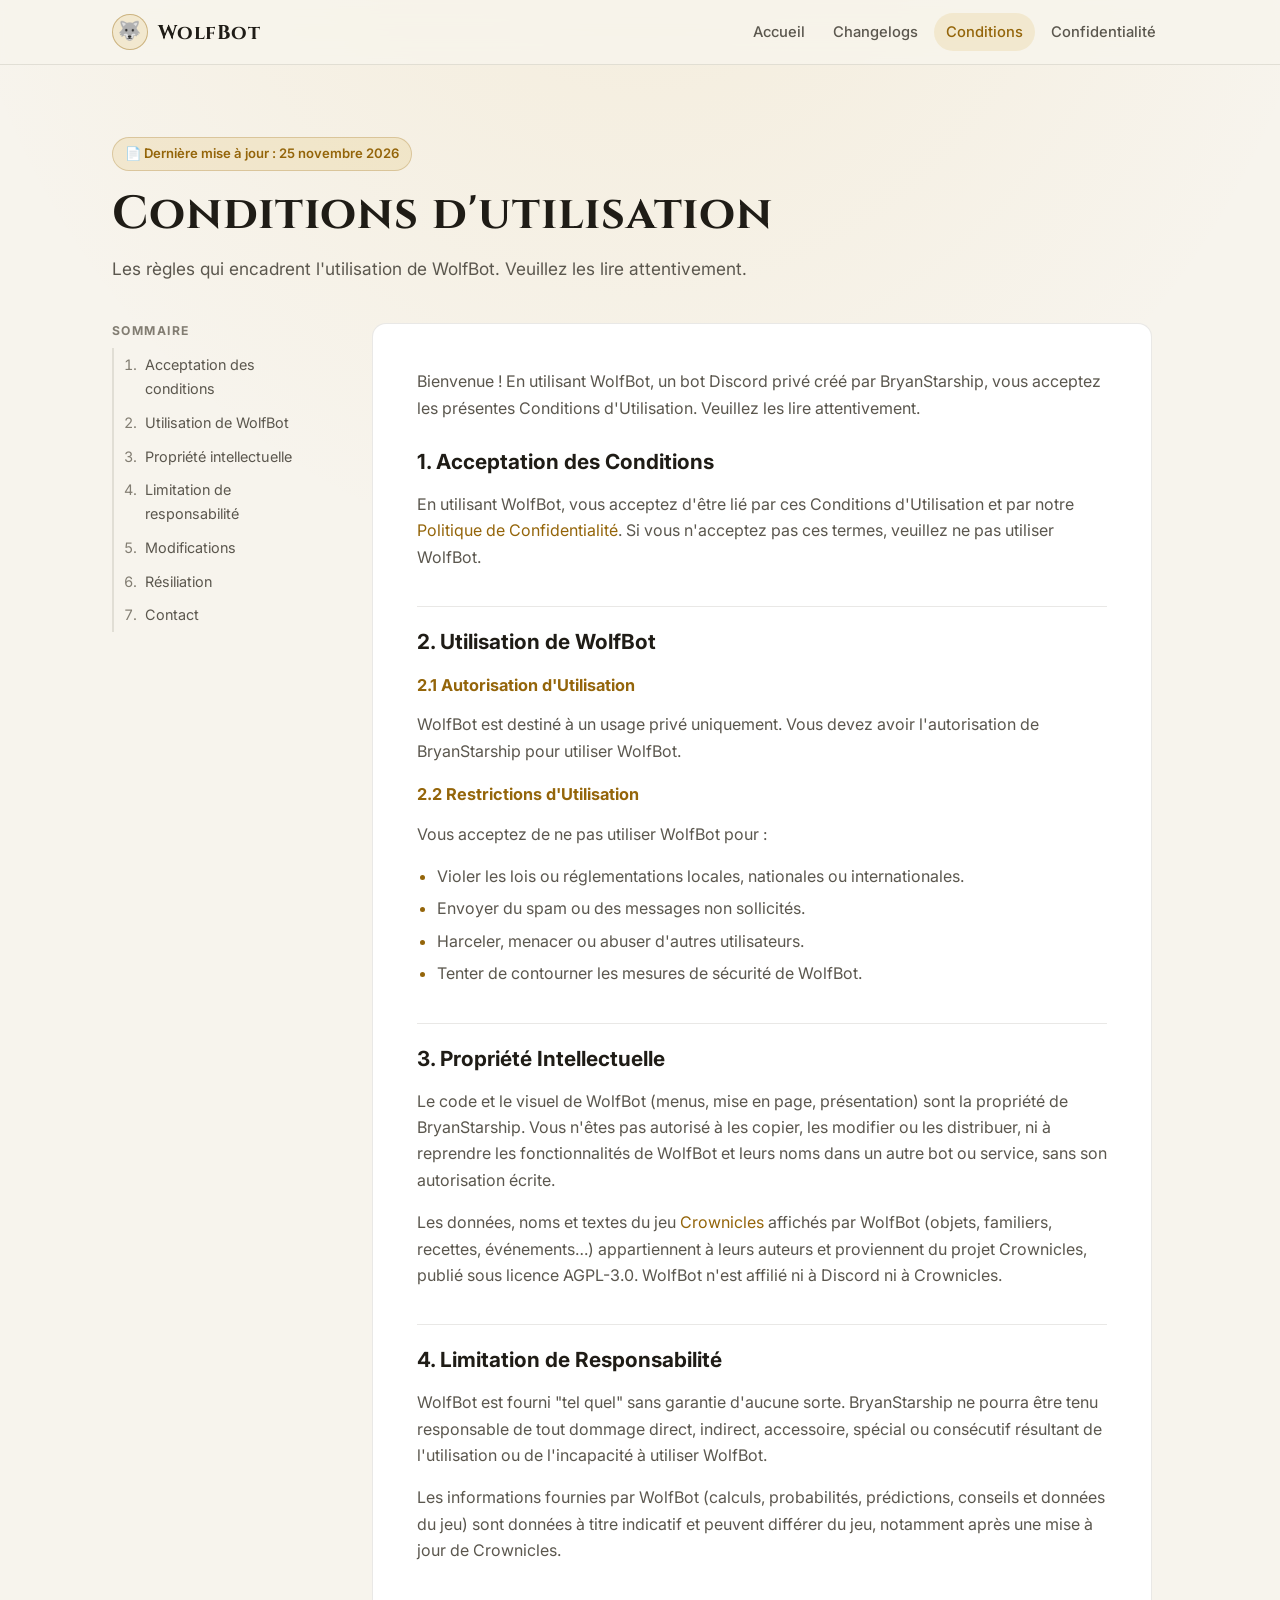
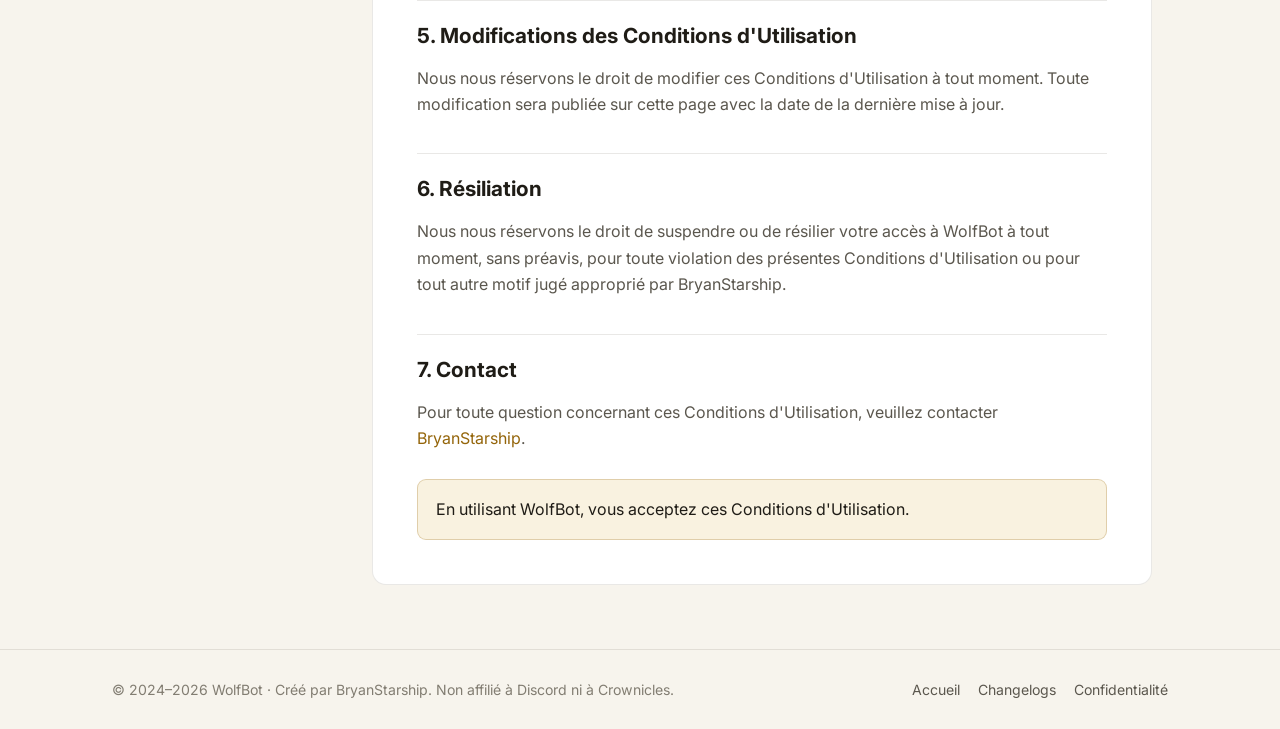
<file: conditions.html>
<!DOCTYPE html>
<html lang="fr">
<head>
    <meta charset="UTF-8">
    <meta name="viewport" content="width=device-width, initial-scale=1.0">
    <title>Conditions d'utilisation — WolfBot</title>
    <meta name="description" content="Conditions d'utilisation de WolfBot, bot Discord privé créé par BryanStarship.">
    <meta name="theme-color" content="#ffd67f">
    <meta property="og:type" content="website">
    <meta property="og:site_name" content="WolfBot">
    <meta property="og:title" content="Conditions d'utilisation — WolfBot">
    <meta property="og:url" content="https://bryanstarship.github.io/conditions.html">
    <link rel="icon" href="data:image/svg+xml,<svg xmlns='http://www.w3.org/2000/svg' viewBox='0 0 100 100'><text y='.9em' font-size='90'>🐺</text></svg>">
    <link rel="preconnect" href="https://fonts.googleapis.com">
    <link rel="preconnect" href="https://fonts.gstatic.com" crossorigin>
    <link href="https://fonts.googleapis.com/css2?family=Cinzel:wght@600;700&family=Inter:wght@400;500;600;700&display=swap" rel="stylesheet">
    <link rel="stylesheet" href="style.css">
</head>
<body>
    <header class="site-header">
        <div class="container">
            <a class="brand" href="./"><span class="brand-mark" aria-hidden="true">🐺</span>WolfBot</a>
            <nav class="site-nav" aria-label="Navigation principale">
                <a href="./">Accueil</a>
                <a href="changelogs.html">Changelogs</a>
                <a href="conditions.html" aria-current="page">Conditions</a>
                <a href="confidentialite.html">Confidentialité</a>
            </nav>
        </div>
    </header>

    <main>
        <section class="page-hero">
            <div class="container">
                <span class="pill">📄 Dernière mise à jour : 25 novembre 2026</span>
                <h1>Conditions d'utilisation</h1>
                <p class="lead">Les règles qui encadrent l'utilisation de WolfBot. Veuillez les lire attentivement.</p>
            </div>
        </section>

        <div class="container doc-layout">
            <nav class="toc" aria-label="Sommaire">
                <h2>Sommaire</h2>
                <ol>
                    <li><a href="#acceptation">Acceptation des conditions</a></li>
                    <li><a href="#utilisation">Utilisation de WolfBot</a></li>
                    <li><a href="#propriete">Propriété intellectuelle</a></li>
                    <li><a href="#responsabilite">Limitation de responsabilité</a></li>
                    <li><a href="#modifications">Modifications</a></li>
                    <li><a href="#resiliation">Résiliation</a></li>
                    <li><a href="#contact">Contact</a></li>
                </ol>
            </nav>

            <article class="card doc">
                <p>Bienvenue ! En utilisant WolfBot, un bot Discord privé créé par BryanStarship, vous acceptez les présentes Conditions d'Utilisation. Veuillez les lire attentivement.</p>

                <h2 id="acceptation">1. Acceptation des Conditions</h2>
                <p>En utilisant WolfBot, vous acceptez d'être lié par ces Conditions d'Utilisation et par notre <a href="confidentialite.html">Politique de Confidentialité</a>. Si vous n'acceptez pas ces termes, veuillez ne pas utiliser WolfBot.</p>

                <h2 id="utilisation">2. Utilisation de WolfBot</h2>
                <h3>2.1 Autorisation d'Utilisation</h3>
                <p>WolfBot est destiné à un usage privé uniquement. Vous devez avoir l'autorisation de BryanStarship pour utiliser WolfBot.</p>

                <h3>2.2 Restrictions d'Utilisation</h3>
                <p>Vous acceptez de ne pas utiliser WolfBot pour :</p>
                <ul>
                    <li>Violer les lois ou réglementations locales, nationales ou internationales.</li>
                    <li>Envoyer du spam ou des messages non sollicités.</li>
                    <li>Harceler, menacer ou abuser d'autres utilisateurs.</li>
                    <li>Tenter de contourner les mesures de sécurité de WolfBot.</li>
                </ul>

                <h2 id="propriete">3. Propriété Intellectuelle</h2>
                <p>Le code et le visuel de WolfBot (menus, mise en page, présentation) sont la propriété de BryanStarship. Vous n'êtes pas autorisé à les copier, les modifier ou les distribuer, ni à reprendre les fonctionnalités de WolfBot et leurs noms dans un autre bot ou service, sans son autorisation écrite.</p>
                <p>Les données, noms et textes du jeu <a href="https://github.com/Crownicles/Crownicles">Crownicles</a> affichés par WolfBot (objets, familiers, recettes, événements…) appartiennent à leurs auteurs et proviennent du projet Crownicles, publié sous licence AGPL-3.0. WolfBot n'est affilié ni à Discord ni à Crownicles.</p>

                <h2 id="responsabilite">4. Limitation de Responsabilité</h2>
                <p>WolfBot est fourni "tel quel" sans garantie d'aucune sorte. BryanStarship ne pourra être tenu responsable de tout dommage direct, indirect, accessoire, spécial ou consécutif résultant de l'utilisation ou de l'incapacité à utiliser WolfBot.</p>
                <p>Les informations fournies par WolfBot (calculs, probabilités, prédictions, conseils et données du jeu) sont données à titre indicatif et peuvent différer du jeu, notamment après une mise à jour de Crownicles.</p>

                <h2 id="modifications">5. Modifications des Conditions d'Utilisation</h2>
                <p>Nous nous réservons le droit de modifier ces Conditions d'Utilisation à tout moment. Toute modification sera publiée sur cette page avec la date de la dernière mise à jour.</p>

                <h2 id="resiliation">6. Résiliation</h2>
                <p>Nous nous réservons le droit de suspendre ou de résilier votre accès à WolfBot à tout moment, sans préavis, pour toute violation des présentes Conditions d'Utilisation ou pour tout autre motif jugé approprié par BryanStarship.</p>

                <h2 id="contact">7. Contact</h2>
                <p>Pour toute question concernant ces Conditions d'Utilisation, veuillez contacter <a href="https://x.com/BryanStarship">BryanStarship</a>.</p>

                <p class="callout">En utilisant WolfBot, vous acceptez ces Conditions d'Utilisation.</p>
            </article>
        </div>
    </main>

    <footer class="site-footer">
        <div class="container">
            <p>© 2024–<span data-year>2026</span> WolfBot · Créé par BryanStarship. Non affilié à Discord ni à Crownicles.</p>
            <nav aria-label="Liens du pied de page">
                <a href="./">Accueil</a>
                <a href="changelogs.html">Changelogs</a>
                <a href="confidentialite.html">Confidentialité</a>
            </nav>
        </div>
    </footer>

    <script>
        document.querySelectorAll('[data-year]').forEach(function (el) { el.textContent = new Date().getFullYear(); });
    </script>
</body>
</html>
</file>
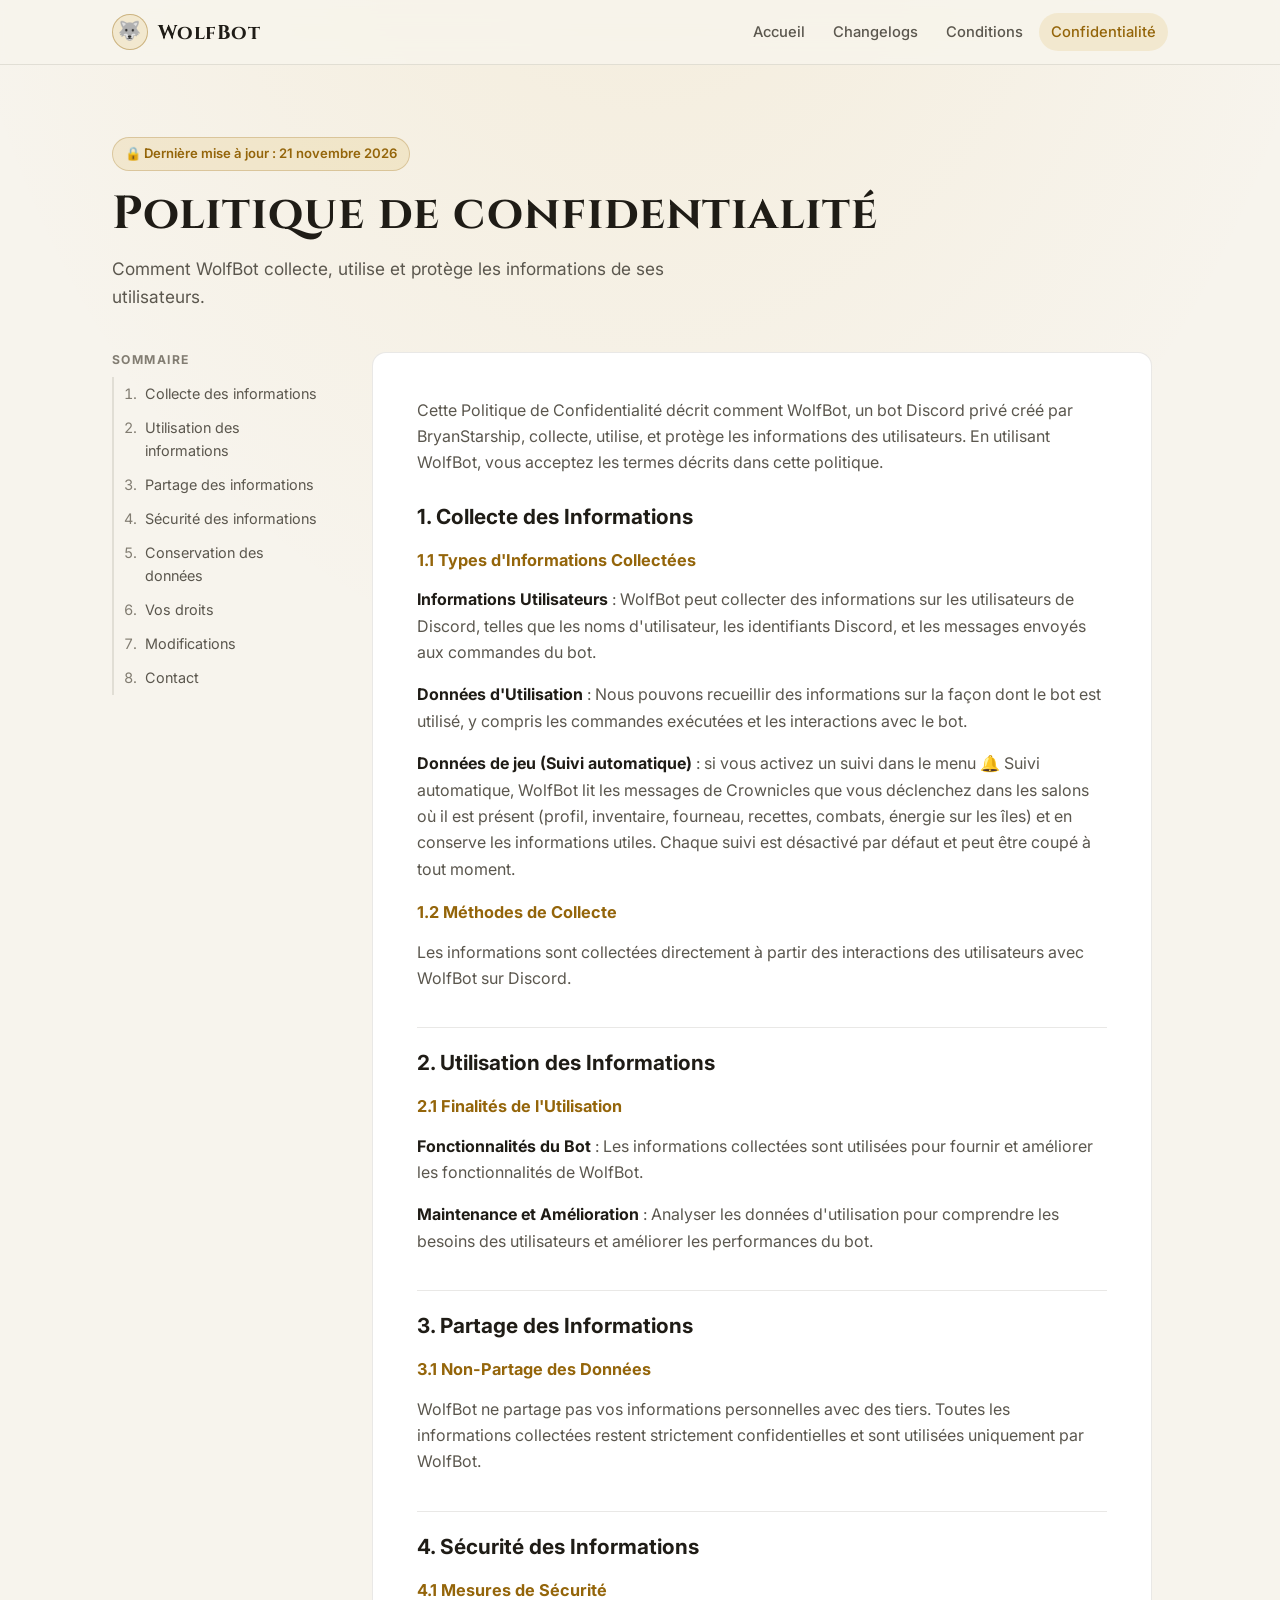
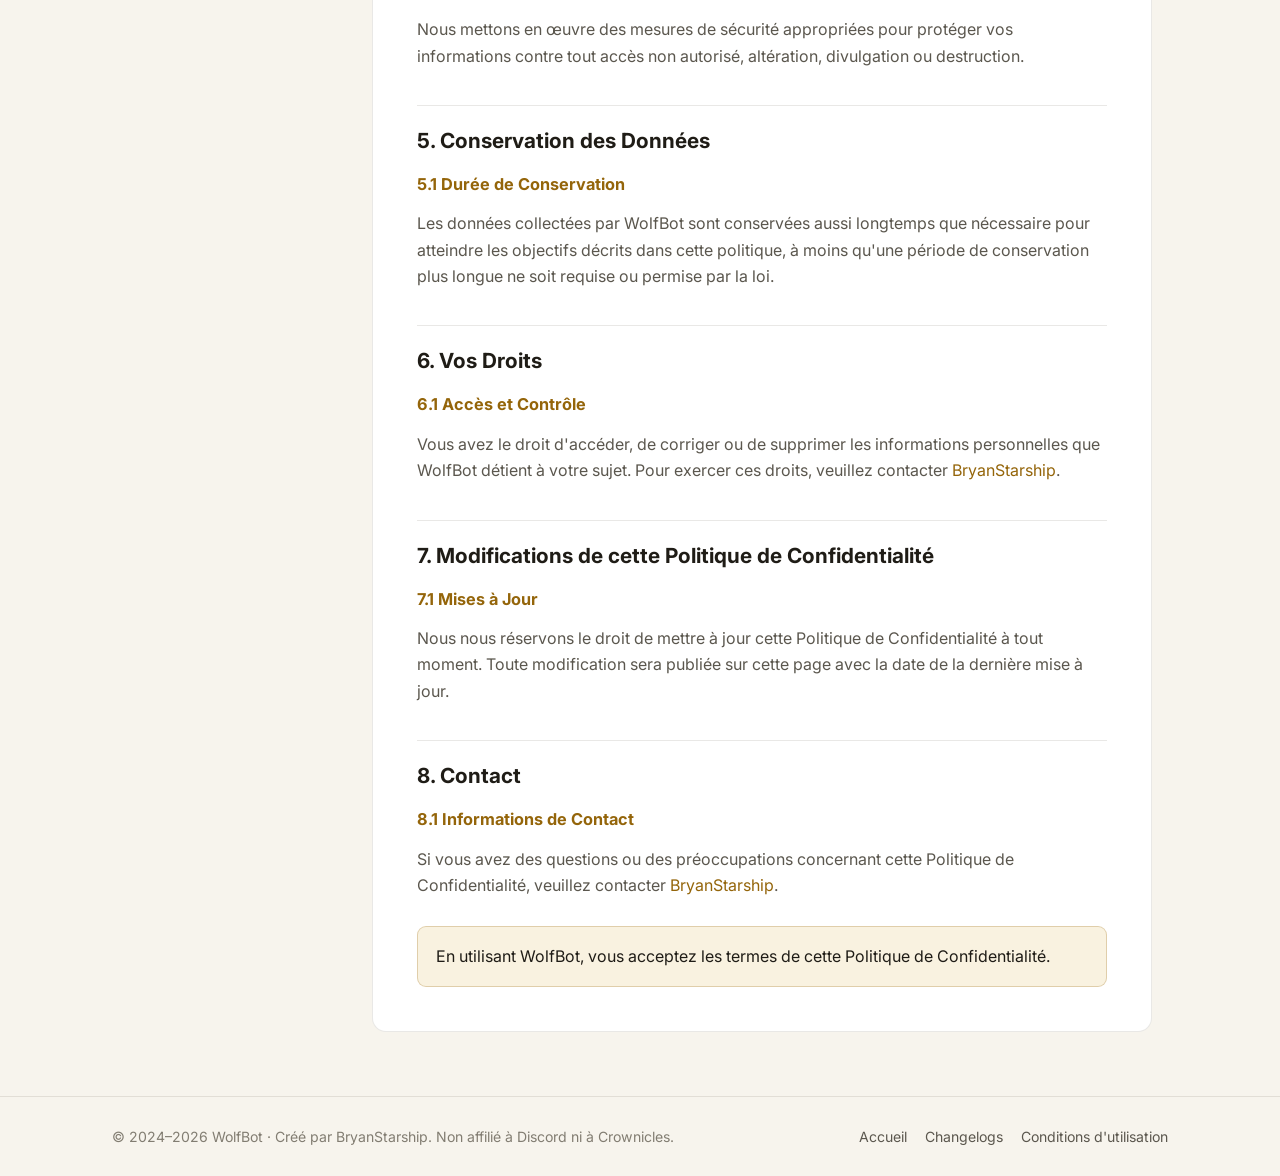
<file: confidentialite.html>
<!DOCTYPE html>
<html lang="fr">
<head>
    <meta charset="UTF-8">
    <meta name="viewport" content="width=device-width, initial-scale=1.0">
    <title>Politique de confidentialité — WolfBot</title>
    <meta name="description" content="Politique de confidentialité de WolfBot : informations collectées, utilisation, conservation et vos droits.">
    <meta name="theme-color" content="#ffd67f">
    <meta property="og:type" content="website">
    <meta property="og:site_name" content="WolfBot">
    <meta property="og:title" content="Politique de confidentialité — WolfBot">
    <meta property="og:url" content="https://bryanstarship.github.io/confidentialite.html">
    <link rel="icon" href="data:image/svg+xml,<svg xmlns='http://www.w3.org/2000/svg' viewBox='0 0 100 100'><text y='.9em' font-size='90'>🐺</text></svg>">
    <link rel="preconnect" href="https://fonts.googleapis.com">
    <link rel="preconnect" href="https://fonts.gstatic.com" crossorigin>
    <link href="https://fonts.googleapis.com/css2?family=Cinzel:wght@600;700&family=Inter:wght@400;500;600;700&display=swap" rel="stylesheet">
    <link rel="stylesheet" href="style.css">
</head>
<body>
    <header class="site-header">
        <div class="container">
            <a class="brand" href="./"><span class="brand-mark" aria-hidden="true">🐺</span>WolfBot</a>
            <nav class="site-nav" aria-label="Navigation principale">
                <a href="./">Accueil</a>
                <a href="changelogs.html">Changelogs</a>
                <a href="conditions.html">Conditions</a>
                <a href="confidentialite.html" aria-current="page">Confidentialité</a>
            </nav>
        </div>
    </header>

    <main>
        <section class="page-hero">
            <div class="container">
                <span class="pill">🔒 Dernière mise à jour : 21 novembre 2026</span>
                <h1>Politique de confidentialité</h1>
                <p class="lead">Comment WolfBot collecte, utilise et protège les informations de ses utilisateurs.</p>
            </div>
        </section>

        <div class="container doc-layout">
            <nav class="toc" aria-label="Sommaire">
                <h2>Sommaire</h2>
                <ol>
                    <li><a href="#collecte">Collecte des informations</a></li>
                    <li><a href="#utilisation">Utilisation des informations</a></li>
                    <li><a href="#partage">Partage des informations</a></li>
                    <li><a href="#securite">Sécurité des informations</a></li>
                    <li><a href="#conservation">Conservation des données</a></li>
                    <li><a href="#droits">Vos droits</a></li>
                    <li><a href="#modifications">Modifications</a></li>
                    <li><a href="#contact">Contact</a></li>
                </ol>
            </nav>

            <article class="card doc">
                <p>Cette Politique de Confidentialité décrit comment WolfBot, un bot Discord privé créé par BryanStarship, collecte, utilise, et protège les informations des utilisateurs. En utilisant WolfBot, vous acceptez les termes décrits dans cette politique.</p>

                <h2 id="collecte">1. Collecte des Informations</h2>
                <h3>1.1 Types d'Informations Collectées</h3>
                <p><strong>Informations Utilisateurs</strong> : WolfBot peut collecter des informations sur les utilisateurs de Discord, telles que les noms d'utilisateur, les identifiants Discord, et les messages envoyés aux commandes du bot.</p>
                <p><strong>Données d'Utilisation</strong> : Nous pouvons recueillir des informations sur la façon dont le bot est utilisé, y compris les commandes exécutées et les interactions avec le bot.</p>
                <p><strong>Données de jeu (Suivi automatique)</strong> : si vous activez un suivi dans le menu 🔔 Suivi automatique, WolfBot lit les messages de Crownicles que vous déclenchez dans les salons où il est présent (profil, inventaire, fourneau, recettes, combats, énergie sur les îles) et en conserve les informations utiles. Chaque suivi est désactivé par défaut et peut être coupé à tout moment.</p>

                <h3>1.2 Méthodes de Collecte</h3>
                <p>Les informations sont collectées directement à partir des interactions des utilisateurs avec WolfBot sur Discord.</p>

                <h2 id="utilisation">2. Utilisation des Informations</h2>
                <h3>2.1 Finalités de l'Utilisation</h3>
                <p><strong>Fonctionnalités du Bot</strong> : Les informations collectées sont utilisées pour fournir et améliorer les fonctionnalités de WolfBot.</p>
                <p><strong>Maintenance et Amélioration</strong> : Analyser les données d'utilisation pour comprendre les besoins des utilisateurs et améliorer les performances du bot.</p>

                <h2 id="partage">3. Partage des Informations</h2>
                <h3>3.1 Non-Partage des Données</h3>
                <p>WolfBot ne partage pas vos informations personnelles avec des tiers. Toutes les informations collectées restent strictement confidentielles et sont utilisées uniquement par WolfBot.</p>

                <h2 id="securite">4. Sécurité des Informations</h2>
                <h3>4.1 Mesures de Sécurité</h3>
                <p>Nous mettons en œuvre des mesures de sécurité appropriées pour protéger vos informations contre tout accès non autorisé, altération, divulgation ou destruction.</p>

                <h2 id="conservation">5. Conservation des Données</h2>
                <h3>5.1 Durée de Conservation</h3>
                <p>Les données collectées par WolfBot sont conservées aussi longtemps que nécessaire pour atteindre les objectifs décrits dans cette politique, à moins qu'une période de conservation plus longue ne soit requise ou permise par la loi.</p>

                <h2 id="droits">6. Vos Droits</h2>
                <h3>6.1 Accès et Contrôle</h3>
                <p>Vous avez le droit d'accéder, de corriger ou de supprimer les informations personnelles que WolfBot détient à votre sujet. Pour exercer ces droits, veuillez contacter <a href="https://x.com/BryanStarship">BryanStarship</a>.</p>

                <h2 id="modifications">7. Modifications de cette Politique de Confidentialité</h2>
                <h3>7.1 Mises à Jour</h3>
                <p>Nous nous réservons le droit de mettre à jour cette Politique de Confidentialité à tout moment. Toute modification sera publiée sur cette page avec la date de la dernière mise à jour.</p>

                <h2 id="contact">8. Contact</h2>
                <h3>8.1 Informations de Contact</h3>
                <p>Si vous avez des questions ou des préoccupations concernant cette Politique de Confidentialité, veuillez contacter <a href="https://x.com/BryanStarship">BryanStarship</a>.</p>

                <p class="callout">En utilisant WolfBot, vous acceptez les termes de cette Politique de Confidentialité.</p>
            </article>
        </div>
    </main>

    <footer class="site-footer">
        <div class="container">
            <p>© 2024–<span data-year>2026</span> WolfBot · Créé par BryanStarship. Non affilié à Discord ni à Crownicles.</p>
            <nav aria-label="Liens du pied de page">
                <a href="./">Accueil</a>
                <a href="changelogs.html">Changelogs</a>
                <a href="conditions.html">Conditions d'utilisation</a>
            </nav>
        </div>
    </footer>

    <script>
        document.querySelectorAll('[data-year]').forEach(function (el) { el.textContent = new Date().getFullYear(); });
    </script>
</body>
</html>
</file>
<file: style.css>
/* ==========================================================================
   WolfBot — feuille de style commune à toutes les pages du site
   ========================================================================== */

:root {
    --bg: #0d0f15;
    --bg-glow: rgba(255, 214, 127, 0.07);
    --surface: #151925;
    --surface-2: #1c2130;
    --border: rgba(255, 255, 255, 0.08);
    --border-strong: rgba(255, 255, 255, 0.16);
    --text: #ece9e2;
    --text-muted: #a3a9b6;
    --text-faint: #737a89;
    --accent: #ffd67f;
    --accent-fill: #ffd67f;
    --accent-ink: #1b1405;
    --accent-soft: rgba(255, 214, 127, 0.12);

    --add: #5fd38d;
    --add-bg: rgba(95, 211, 141, 0.12);
    --change: #8aaeff;
    --change-bg: rgba(138, 174, 255, 0.12);
    --fix: #ffb46b;
    --fix-bg: rgba(255, 180, 107, 0.12);
    --remove: #ff8585;
    --remove-bg: rgba(255, 133, 133, 0.12);

    --radius: 14px;
    --radius-sm: 9px;
    --shadow: 0 12px 32px rgba(0, 0, 0, 0.35);
    --header-h: 64px;
    --gutter: clamp(16px, 4vw, 32px);
    --font: "Inter", system-ui, -apple-system, "Segoe UI", Roboto, sans-serif;
    --font-display: "Cinzel", Georgia, "Times New Roman", serif;
    --font-mono: ui-monospace, "SFMono-Regular", "Cascadia Code", Consolas, monospace;

    color-scheme: dark;
}

@media (prefers-color-scheme: light) {
    :root {
        --bg: #f7f4ed;
        --bg-glow: rgba(214, 160, 40, 0.10);
        --surface: #ffffff;
        --surface-2: #f2eee4;
        --border: rgba(40, 30, 10, 0.10);
        --border-strong: rgba(40, 30, 10, 0.20);
        --text: #1f1c16;
        --text-muted: #5b574e;
        --text-faint: #827d72;
        --accent: #94650a;
        --accent-fill: #f2c35f;
        --accent-ink: #2a1e05;
        --accent-soft: rgba(214, 160, 40, 0.14);

        --add: #1d7f49;
        --add-bg: rgba(29, 127, 73, 0.10);
        --change: #3156c4;
        --change-bg: rgba(49, 86, 196, 0.10);
        --fix: #a8570b;
        --fix-bg: rgba(168, 87, 11, 0.10);
        --remove: #bd3434;
        --remove-bg: rgba(189, 52, 52, 0.10);

        --shadow: 0 12px 30px rgba(60, 45, 15, 0.10);

        color-scheme: light;
    }
}

/* ---------- Base ---------- */

*, *::before, *::after { box-sizing: border-box; }

html {
    scroll-behavior: smooth;
    scroll-padding-top: calc(var(--header-h) + 24px);
    -webkit-text-size-adjust: 100%;
}
/* Page des changelogs : la barre de recherche est aussi collante, les ancres doivent passer dessous */
html:has(.toolbar) { scroll-padding-top: calc(var(--header-h) + 96px); }

body {
    margin: 0;
    min-height: 100vh;
    display: flex;
    flex-direction: column;
    font-family: var(--font);
    font-size: 16px;
    line-height: 1.65;
    color: var(--text);
    background-color: var(--bg);
    background-image:
        radial-gradient(ellipse 80% 50% at 50% -10%, var(--bg-glow), transparent 70%);
    background-repeat: no-repeat;
    -webkit-font-smoothing: antialiased;
}

main { flex: 1; }

a { color: var(--accent); text-decoration: none; }
a:hover { text-decoration: underline; text-underline-offset: 3px; }

:focus-visible {
    outline: 2px solid var(--accent);
    outline-offset: 3px;
    border-radius: 6px;
}

h1, h2, h3 { line-height: 1.25; margin: 0; }

code, kbd {
    font-family: var(--font-mono);
    font-size: 0.9em;
}

.container {
    width: 100%;
    max-width: 1120px;
    margin: 0 auto;
    padding: 0 var(--gutter);
}

.sr-only {
    position: absolute;
    width: 1px; height: 1px;
    padding: 0; margin: -1px;
    overflow: hidden; clip: rect(0, 0, 0, 0);
    white-space: nowrap; border: 0;
}

/* ---------- En-tête ---------- */

.site-header {
    position: sticky;
    top: 0;
    z-index: 50;
    background: color-mix(in srgb, var(--bg) 82%, transparent);
    backdrop-filter: saturate(140%) blur(12px);
    -webkit-backdrop-filter: saturate(140%) blur(12px);
    border-bottom: 1px solid var(--border);
}

.site-header .container {
    min-height: var(--header-h);
    display: flex;
    align-items: center;
    justify-content: space-between;
    gap: 16px;
}

.brand {
    display: inline-flex;
    align-items: center;
    gap: 10px;
    color: var(--text);
    font-family: var(--font-display);
    font-weight: 700;
    font-size: 1.25rem;
    letter-spacing: 0.04em;
    flex-shrink: 0;
}
.brand:hover { text-decoration: none; }

.brand-mark {
    display: grid;
    place-items: center;
    width: 36px;
    height: 36px;
    border-radius: 50%;
    font-size: 1.15rem;
    background: var(--accent-soft);
    box-shadow: inset 0 0 0 1px color-mix(in srgb, var(--accent) 40%, transparent);
}

.site-nav {
    display: flex;
    gap: 4px;
    overflow-x: auto;
    scrollbar-width: none;
}
.site-nav::-webkit-scrollbar { display: none; }

.site-nav a {
    padding: 7px 12px;
    border-radius: 999px;
    color: var(--text-muted);
    font-size: 0.92rem;
    font-weight: 500;
    white-space: nowrap;
    transition: color 0.15s ease, background-color 0.15s ease;
}
.site-nav a:hover {
    color: var(--text);
    background: var(--surface-2);
    text-decoration: none;
}
.site-nav a[aria-current="page"] {
    color: var(--accent);
    background: var(--accent-soft);
}

@media (max-width: 680px) {
    .site-header .container {
        flex-direction: column;
        align-items: stretch;
        gap: 4px;
        padding-top: 10px;
        padding-bottom: 8px;
    }
    .site-nav { margin: 0 calc(var(--gutter) * -1); padding: 0 var(--gutter); }
    :root { --header-h: 104px; }
}

@media (max-width: 480px) {
    /* Le logo ramène déjà à l'accueil : on libère la place pour que les autres liens tiennent */
    .site-nav a[href="./"] { display: none; }
    .site-nav a { padding: 7px 10px; }
}

/* ---------- Boutons, badges ---------- */

.btn {
    display: inline-flex;
    align-items: center;
    justify-content: center;
    gap: 8px;
    padding: 12px 22px;
    border-radius: 999px;
    font-weight: 600;
    font-size: 0.98rem;
    border: 1px solid transparent;
    transition: transform 0.15s ease, background-color 0.15s ease, border-color 0.15s ease;
}
.btn:hover { text-decoration: none; transform: translateY(-1px); }

.btn-primary {
    background: var(--accent-fill);
    color: var(--accent-ink);
    box-shadow: 0 6px 20px color-mix(in srgb, var(--accent-fill) 25%, transparent);
}
.btn-primary:hover { background: color-mix(in srgb, var(--accent-fill) 88%, white); }

.btn-ghost {
    background: var(--surface);
    color: var(--text);
    border-color: var(--border-strong);
}
.btn-ghost:hover { border-color: var(--accent); }

.pill {
    display: inline-flex;
    align-items: center;
    gap: 6px;
    padding: 5px 12px;
    border-radius: 999px;
    font-size: 0.82rem;
    font-weight: 600;
    color: var(--accent);
    background: var(--accent-soft);
    border: 1px solid color-mix(in srgb, var(--accent) 25%, transparent);
}

/* ---------- En-tête de page (pages internes) ---------- */

.page-hero {
    padding: clamp(40px, 7vw, 72px) 0 clamp(24px, 4vw, 40px);
}
.page-hero h1 {
    font-family: var(--font-display);
    font-size: clamp(2rem, 5vw, 2.9rem);
    letter-spacing: 0.02em;
    margin: 14px 0 12px;
}
.page-hero .lead {
    max-width: 640px;
    color: var(--text-muted);
    font-size: 1.08rem;
    margin: 0;
}

/* ---------- Sections ---------- */

.section { padding: clamp(36px, 6vw, 64px) 0; }

.section-head { margin-bottom: 28px; max-width: 680px; }
.section-head h2 {
    font-family: var(--font-display);
    font-size: clamp(1.5rem, 3.6vw, 2rem);
    letter-spacing: 0.02em;
    margin-bottom: 8px;
}
.section-head p { margin: 0; color: var(--text-muted); }

.eyebrow {
    display: block;
    font-size: 0.78rem;
    font-weight: 700;
    letter-spacing: 0.14em;
    text-transform: uppercase;
    color: var(--accent);
    margin-bottom: 8px;
}

.card {
    background: var(--surface);
    border: 1px solid var(--border);
    border-radius: var(--radius);
}

/* ---------- Accueil : hero ---------- */

.hero {
    position: relative;
    padding: clamp(48px, 9vw, 104px) 0 clamp(40px, 6vw, 72px);
    overflow: hidden;
}

.hero::before {
    /* Ciel étoilé discret */
    content: "";
    position: absolute;
    inset: 0;
    background-image:
        radial-gradient(1px 1px at 12% 22%, var(--text-faint), transparent 60%),
        radial-gradient(1px 1px at 28% 68%, var(--text-faint), transparent 60%),
        radial-gradient(1.5px 1.5px at 44% 14%, var(--text-faint), transparent 60%),
        radial-gradient(1px 1px at 63% 40%, var(--text-faint), transparent 60%),
        radial-gradient(1.5px 1.5px at 78% 18%, var(--text-faint), transparent 60%),
        radial-gradient(1px 1px at 88% 62%, var(--text-faint), transparent 60%),
        radial-gradient(1px 1px at 6% 80%, var(--text-faint), transparent 60%),
        radial-gradient(1px 1px at 54% 86%, var(--text-faint), transparent 60%);
    opacity: 0.55;
    pointer-events: none;
}

.hero-grid {
    position: relative;
    display: grid;
    grid-template-columns: minmax(0, 1.25fr) minmax(0, 1fr);
    gap: clamp(32px, 5vw, 64px);
    align-items: center;
}

.hero h1 {
    font-family: var(--font-display);
    font-size: clamp(2.8rem, 9vw, 4.6rem);
    letter-spacing: 0.03em;
    margin: 18px 0 16px;
    background: linear-gradient(180deg, var(--text) 30%, color-mix(in srgb, var(--accent) 70%, var(--text)));
    -webkit-background-clip: text;
    background-clip: text;
    color: transparent;
}

.hero .lead {
    font-size: clamp(1.05rem, 2.2vw, 1.22rem);
    color: var(--text-muted);
    max-width: 560px;
    margin: 0 0 12px;
}
.hero .note {
    font-size: 0.92rem;
    color: var(--text-faint);
    margin: 0 0 28px;
}

.hero-actions { display: flex; flex-wrap: wrap; gap: 12px; }

.hero-emblem {
    position: relative;
    justify-self: center;
    width: min(340px, 80vw);
    aspect-ratio: 1;
    display: grid;
    place-items: center;
}
.hero-emblem .moon {
    position: absolute;
    inset: 8%;
    border-radius: 50%;
    background:
        radial-gradient(circle at 35% 30%, color-mix(in srgb, var(--accent-fill) 55%, transparent), transparent 62%),
        radial-gradient(circle at 50% 50%, var(--accent-soft), transparent 70%);
    box-shadow: 0 0 120px color-mix(in srgb, var(--accent-fill) 22%, transparent);
}
.hero-emblem .ring {
    position: absolute;
    inset: 0;
    border-radius: 50%;
    border: 1px dashed color-mix(in srgb, var(--accent) 30%, transparent);
}
.hero-emblem .wolf {
    position: relative;
    font-size: clamp(6rem, 18vw, 9rem);
    line-height: 1;
    filter: drop-shadow(0 10px 30px rgba(0, 0, 0, 0.35));
}

@media (max-width: 820px) {
    .hero-grid { grid-template-columns: 1fr; }
    .hero-emblem { order: -1; width: min(200px, 56vw); }
}

/* Carte « dernière mise à jour » */

.latest {
    margin-top: 36px;
    padding: 18px 20px;
    display: grid;
    grid-template-columns: auto minmax(0, 1fr) auto;
    align-items: center;
    gap: 16px;
    color: var(--text);
    max-width: 560px;
    transition: border-color 0.15s ease, transform 0.15s ease;
}
.latest:hover { text-decoration: none; border-color: color-mix(in srgb, var(--accent) 45%, transparent); transform: translateY(-1px); }
.latest-icon {
    width: 42px; height: 42px;
    display: grid; place-items: center;
    border-radius: 12px;
    background: var(--accent-soft);
    font-size: 1.2rem;
}
.latest-label { font-size: 0.8rem; color: var(--text-faint); font-weight: 600; letter-spacing: 0.04em; text-transform: uppercase; }
.latest-title { font-weight: 700; }
.latest-title .ver { color: var(--accent); font-family: var(--font-mono); }
.latest-body {
    display: flex;
    flex-direction: column;
    gap: 2px;
    min-width: 0;
}
.latest-summary {
    /* Résumé limité à 2 lignes : la première ligne d'une version peut être très longue */
    display: -webkit-box;
    -webkit-box-orient: vertical;
    -webkit-line-clamp: 2;
    line-clamp: 2;
    overflow: hidden;
    color: var(--text-muted);
    font-size: 0.92rem;
    line-height: 1.5;
}
.latest-arrow { color: var(--text-faint); font-size: 1.2rem; }

/* ---------- Accueil : fonctionnalités ---------- */

.feature-group + .feature-group { margin-top: 40px; }

.feature-group-title {
    display: flex;
    align-items: center;
    gap: 12px;
    font-size: 1.05rem;
    font-weight: 700;
    margin-bottom: 16px;
}
.feature-group-title::after {
    content: "";
    flex: 1;
    height: 1px;
    background: var(--border);
}

.feature-grid {
    display: grid;
    grid-template-columns: repeat(auto-fill, minmax(min(100%, 250px), 1fr));
    gap: 14px;
}

.feature {
    padding: 20px;
    transition: border-color 0.15s ease, transform 0.15s ease, background-color 0.15s ease;
}
.feature:hover {
    border-color: color-mix(in srgb, var(--accent) 35%, transparent);
    transform: translateY(-2px);
}
.feature-icon {
    width: 44px; height: 44px;
    display: grid; place-items: center;
    border-radius: 12px;
    background: var(--surface-2);
    font-size: 1.35rem;
    margin-bottom: 14px;
}
.feature h3 { font-size: 1.02rem; margin-bottom: 6px; }
.feature p { margin: 0; color: var(--text-muted); font-size: 0.94rem; line-height: 1.55; }

/* ---------- Accueil : commandes ---------- */

.commands {
    overflow: hidden;
}
.command {
    display: grid;
    grid-template-columns: minmax(150px, 220px) minmax(0, 1fr);
    gap: 16px;
    padding: 16px 22px;
    align-items: baseline;
}
.command + .command { border-top: 1px solid var(--border); }
.command-names { display: flex; flex-wrap: wrap; gap: 6px; }
.command-names code {
    padding: 3px 9px;
    border-radius: 7px;
    background: var(--surface-2);
    border: 1px solid var(--border);
    color: var(--accent);
    font-weight: 600;
}
.command p { margin: 0; color: var(--text-muted); }

@media (max-width: 600px) {
    .command { grid-template-columns: 1fr; gap: 8px; padding: 16px; }
}

/* ---------- Accueil : liens d'information ---------- */

.info-grid {
    display: grid;
    grid-template-columns: repeat(auto-fit, minmax(min(100%, 260px), 1fr));
    gap: 14px;
}
.info-card {
    display: block;
    padding: 22px;
    color: var(--text);
    transition: border-color 0.15s ease, transform 0.15s ease;
}
.info-card:hover { text-decoration: none; border-color: color-mix(in srgb, var(--accent) 45%, transparent); transform: translateY(-2px); }
.info-card .feature-icon { margin-bottom: 12px; }
.info-card h3 { font-size: 1.05rem; margin-bottom: 4px; }
.info-card p { margin: 0; color: var(--text-muted); font-size: 0.94rem; }
.info-card .more { display: inline-block; margin-top: 12px; color: var(--accent); font-weight: 600; font-size: 0.92rem; }

/* ---------- Changelogs ---------- */

.stats {
    display: flex;
    flex-wrap: wrap;
    gap: 10px;
    margin-top: 22px;
}
.stat {
    padding: 10px 16px;
    border-radius: var(--radius-sm);
    background: var(--surface);
    border: 1px solid var(--border);
    font-size: 0.92rem;
    color: var(--text-muted);
}
.stat strong { color: var(--text); font-weight: 700; }
.stat .ver { color: var(--accent); font-family: var(--font-mono); }

.toolbar {
    position: sticky;
    top: var(--header-h);
    z-index: 20;
    padding: 12px 0;
    background: color-mix(in srgb, var(--bg) 90%, transparent);
    backdrop-filter: blur(10px);
    -webkit-backdrop-filter: blur(10px);
    border-bottom: 1px solid var(--border);
    margin-bottom: 28px;
}
.toolbar .container {
    display: flex;
    flex-wrap: wrap;
    gap: 10px;
    align-items: center;
}

.search {
    position: relative;
    flex: 1 1 240px;
    max-width: 380px;
}
.search input {
    width: 100%;
    padding: 10px 14px 10px 38px;
    border-radius: 999px;
    border: 1px solid var(--border-strong);
    background: var(--surface);
    color: var(--text);
    font: inherit;
    font-size: 0.95rem;
}
.search input::placeholder { color: var(--text-faint); }
.search input:focus { outline: none; border-color: var(--accent); box-shadow: 0 0 0 3px var(--accent-soft); }
.search svg {
    position: absolute;
    left: 13px; top: 50%;
    transform: translateY(-50%);
    width: 16px; height: 16px;
    color: var(--text-faint);
}

.filters { display: flex; flex-wrap: wrap; gap: 6px; }
.chip {
    padding: 7px 13px;
    border-radius: 999px;
    border: 1px solid var(--border-strong);
    background: transparent;
    color: var(--text-muted);
    font: inherit;
    font-size: 0.86rem;
    font-weight: 600;
    cursor: pointer;
    transition: all 0.15s ease;
}
.chip:hover { color: var(--text); border-color: var(--text-faint); }
.chip[aria-pressed="true"] { color: var(--accent-ink); background: var(--accent-fill); border-color: var(--accent-fill); }
.chip[data-filter="ajout"][aria-pressed="true"] { background: var(--add); border-color: var(--add); color: var(--surface); }
.chip[data-filter="modification"][aria-pressed="true"] { background: var(--change); border-color: var(--change); color: var(--surface); }
.chip[data-filter="correction"][aria-pressed="true"] { background: var(--fix); border-color: var(--fix); color: var(--surface); }
.chip[data-filter="suppression"][aria-pressed="true"] { background: var(--remove); border-color: var(--remove); color: var(--surface); }

.changelog-layout {
    display: grid;
    grid-template-columns: 200px minmax(0, 1fr);
    gap: 40px;
    align-items: start;
    padding-bottom: 64px;
}

.version-index {
    position: sticky;
    top: calc(var(--header-h) + 90px);
    max-height: calc(100vh - var(--header-h) - 120px);
    overflow-y: auto;
    font-size: 0.9rem;
    padding-right: 6px;
    scrollbar-width: thin;
}
.version-index h2 {
    font-size: 0.76rem;
    letter-spacing: 0.12em;
    text-transform: uppercase;
    color: var(--text-faint);
    margin: 0 0 8px;
}
.version-index > div + div h2 { margin-top: 18px; }
.version-index > div[hidden] { display: none; }
.version-index ul { list-style: none; margin: 0; padding: 0; }
.version-index a {
    display: block;
    padding: 3px 10px;
    border-left: 2px solid var(--border);
    color: var(--text-muted);
    font-family: var(--font-mono);
    font-size: 0.85rem;
}
.version-index a:hover { color: var(--text); border-left-color: var(--text-faint); text-decoration: none; }
.version-index a.is-active { color: var(--accent); border-left-color: var(--accent); }
.version-index li[hidden] { display: none; }

@media (max-width: 900px) {
    .changelog-layout { grid-template-columns: 1fr; }
    .version-index { display: none; }
}

@media (max-width: 680px) {
    /* Sur mobile, en-tête + barre d'outils collants mangeraient un tiers de l'écran */
    .toolbar { position: static; }
    html:has(.toolbar) { scroll-padding-top: calc(var(--header-h) + 24px); }
}

.major + .major { margin-top: 44px; }
.major-title {
    display: flex;
    align-items: baseline;
    gap: 12px;
    font-family: var(--font-display);
    font-size: 1.45rem;
    letter-spacing: 0.02em;
    margin-bottom: 6px;
}
.major-title small {
    font-family: var(--font);
    font-size: 0.85rem;
    font-weight: 500;
    color: var(--text-faint);
    letter-spacing: 0;
}
.major-desc { color: var(--text-muted); margin: 0 0 20px; font-size: 0.95rem; }

.timeline {
    position: relative;
    padding-left: 28px;
}
.timeline::before {
    content: "";
    position: absolute;
    left: 6px;
    top: 10px;
    bottom: 10px;
    width: 2px;
    background: linear-gradient(var(--border-strong), var(--border));
    border-radius: 2px;
}

.release {
    position: relative;
    padding: 18px 22px;
    margin-bottom: 14px;
    background: var(--surface);
    border: 1px solid var(--border);
    border-radius: var(--radius);
    transition: border-color 0.2s ease, box-shadow 0.2s ease;
}
.release::before {
    content: "";
    position: absolute;
    left: -28px;
    top: 24px;
    width: 14px;
    height: 14px;
    border-radius: 50%;
    background: var(--bg);
    border: 2px solid var(--text-faint);
}
.release.is-latest { border-color: color-mix(in srgb, var(--accent) 45%, transparent); box-shadow: 0 0 0 4px var(--accent-soft); }
.release.is-latest::before { border-color: var(--accent); background: var(--accent-fill); box-shadow: 0 0 0 4px var(--accent-soft); }
.release:target { border-color: var(--accent); box-shadow: 0 0 0 4px var(--accent-soft); }

.release-head {
    display: flex;
    flex-wrap: wrap;
    align-items: center;
    gap: 8px 12px;
    margin-bottom: 10px;
}
.release-head h3 {
    font-family: var(--font-mono);
    font-size: 1.12rem;
    font-weight: 700;
}
.release-head h3 a { color: var(--text); }
.release-head h3 a:hover { color: var(--accent); text-decoration: none; }
.release-head time {
    margin-left: auto;
    font-size: 0.86rem;
    color: var(--text-faint);
}
.badge-latest {
    padding: 2px 10px;
    border-radius: 999px;
    font-size: 0.74rem;
    font-weight: 700;
    letter-spacing: 0.03em;
    color: var(--accent-ink);
    background: var(--accent-fill);
}

.release ul { list-style: none; margin: 0; padding: 0; }
.release li {
    position: relative;
    display: grid;
    grid-template-columns: 112px minmax(0, 1fr);
    gap: 12px;
    align-items: baseline;
    padding: 6px 0;
    color: var(--text);
}
.release li + li { border-top: 1px dashed var(--border); }
.release li::before {
    justify-self: start;
    padding: 1px 9px;
    border-radius: 6px;
    font-size: 0.74rem;
    font-weight: 700;
    letter-spacing: 0.02em;
    white-space: nowrap;
}
.release li[data-type="ajout"]::before { content: "Ajout"; color: var(--add); background: var(--add-bg); }
.release li[data-type="modification"]::before { content: "Modification"; color: var(--change); background: var(--change-bg); }
.release li[data-type="correction"]::before { content: "Correction"; color: var(--fix); background: var(--fix-bg); }
.release li[data-type="suppression"]::before { content: "Suppression"; color: var(--remove); background: var(--remove-bg); }

@media (max-width: 560px) {
    .timeline { padding-left: 20px; }
    .timeline::before { left: 3px; }
    .release { padding: 16px; }
    .release::before { left: -23px; width: 12px; height: 12px; }
    .release li { grid-template-columns: 1fr; gap: 4px; }
    .release-head time { margin-left: 0; width: 100%; }
}

.release[hidden], .release li[hidden], .major[hidden] { display: none; }

mark {
    background: var(--accent-soft);
    color: inherit;
    border-radius: 3px;
    box-shadow: 0 0 0 1px color-mix(in srgb, var(--accent) 35%, transparent);
}

.empty-state {
    padding: 48px 24px;
    text-align: center;
    color: var(--text-muted);
}
.empty-state .big { font-size: 2.2rem; display: block; margin-bottom: 8px; }

/* ---------- Pages légales ---------- */

.doc-layout {
    display: grid;
    grid-template-columns: 220px minmax(0, 1fr);
    gap: 40px;
    align-items: start;
    padding-bottom: 64px;
}

.toc {
    position: sticky;
    top: calc(var(--header-h) + 24px);
    font-size: 0.9rem;
}
.toc h2 {
    font-size: 0.76rem;
    letter-spacing: 0.12em;
    text-transform: uppercase;
    color: var(--text-faint);
    margin: 0 0 10px;
}
.toc ol { list-style: none; margin: 0; padding: 0; counter-reset: toc; }
.toc li { counter-increment: toc; }
.toc a {
    display: flex;
    gap: 8px;
    padding: 5px 10px;
    border-left: 2px solid var(--border);
    color: var(--text-muted);
}
.toc a::before { content: counter(toc) "."; color: var(--text-faint); font-variant-numeric: tabular-nums; }
.toc a:hover { color: var(--text); border-left-color: var(--accent); text-decoration: none; }

@media (max-width: 900px) {
    .doc-layout { grid-template-columns: 1fr; }
    .toc { display: none; }
}

.doc {
    padding: clamp(22px, 4vw, 44px);
    max-width: 780px;
}
.doc > p:first-child { margin-top: 0; }
.doc h2 {
    font-size: 1.3rem;
    margin: 36px 0 12px;
    padding-top: 22px;
    border-top: 1px solid var(--border);
}
.doc h2:first-of-type { border-top: 0; padding-top: 0; margin-top: 28px; }
.doc h3 {
    font-size: 1.02rem;
    color: var(--accent);
    margin: 20px 0 8px;
}
.doc p, .doc li { color: var(--text-muted); }
.doc strong { color: var(--text); }
.doc ul { padding-left: 20px; }
.doc li { margin-bottom: 6px; }
.doc li::marker { color: var(--accent); }

.doc .callout {
    margin: 28px 0 0;
    padding: 16px 18px;
    border-radius: var(--radius-sm);
    background: var(--accent-soft);
    border: 1px solid color-mix(in srgb, var(--accent) 25%, transparent);
    color: var(--text);
}

/* ---------- Pied de page ---------- */

.site-footer {
    border-top: 1px solid var(--border);
    padding: 28px 0;
    color: var(--text-faint);
    font-size: 0.88rem;
}
.site-footer .container {
    display: flex;
    flex-wrap: wrap;
    justify-content: space-between;
    gap: 12px 24px;
}
.site-footer nav { display: flex; flex-wrap: wrap; gap: 6px 18px; }
.site-footer a { color: var(--text-muted); }
.site-footer a:hover { color: var(--accent); }
.site-footer p { margin: 0; }

@media (prefers-reduced-motion: reduce) {
    html { scroll-behavior: auto; }
    *, *::before, *::after { transition: none !important; }
}
</file>
